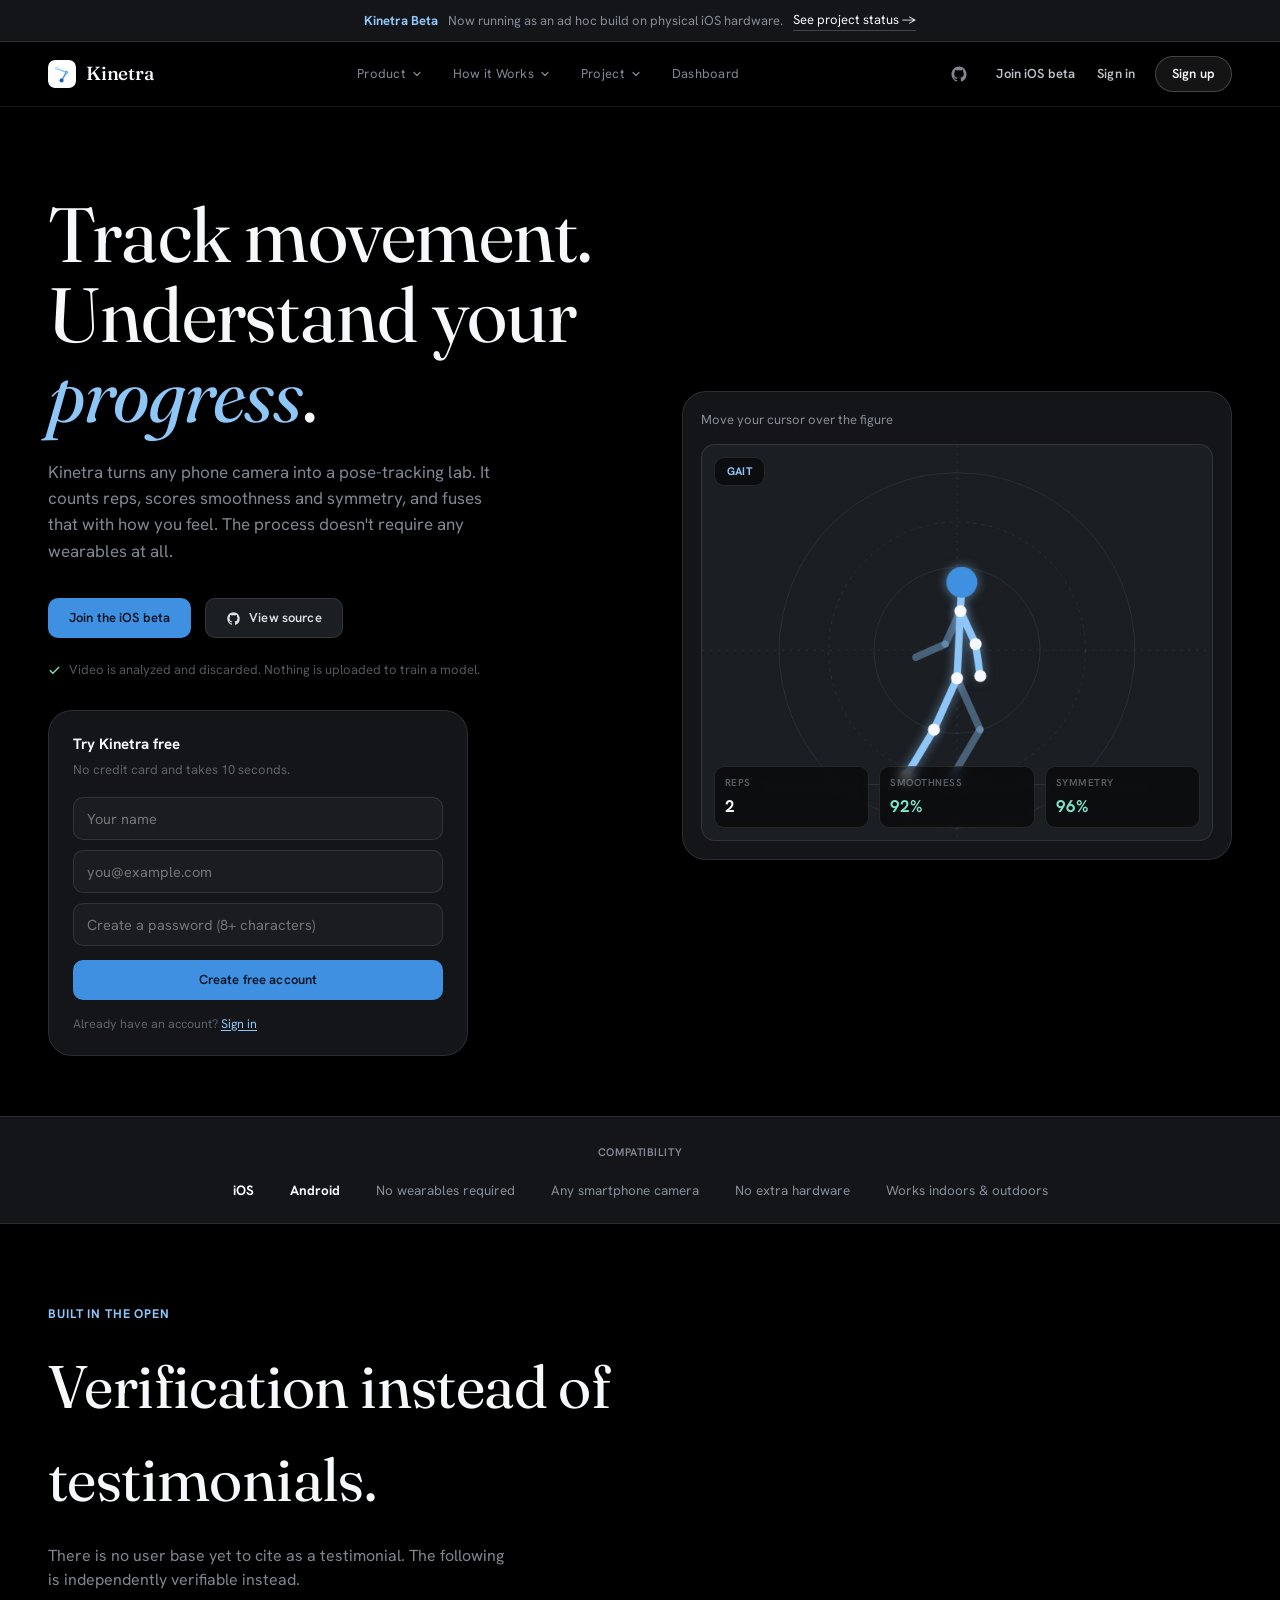
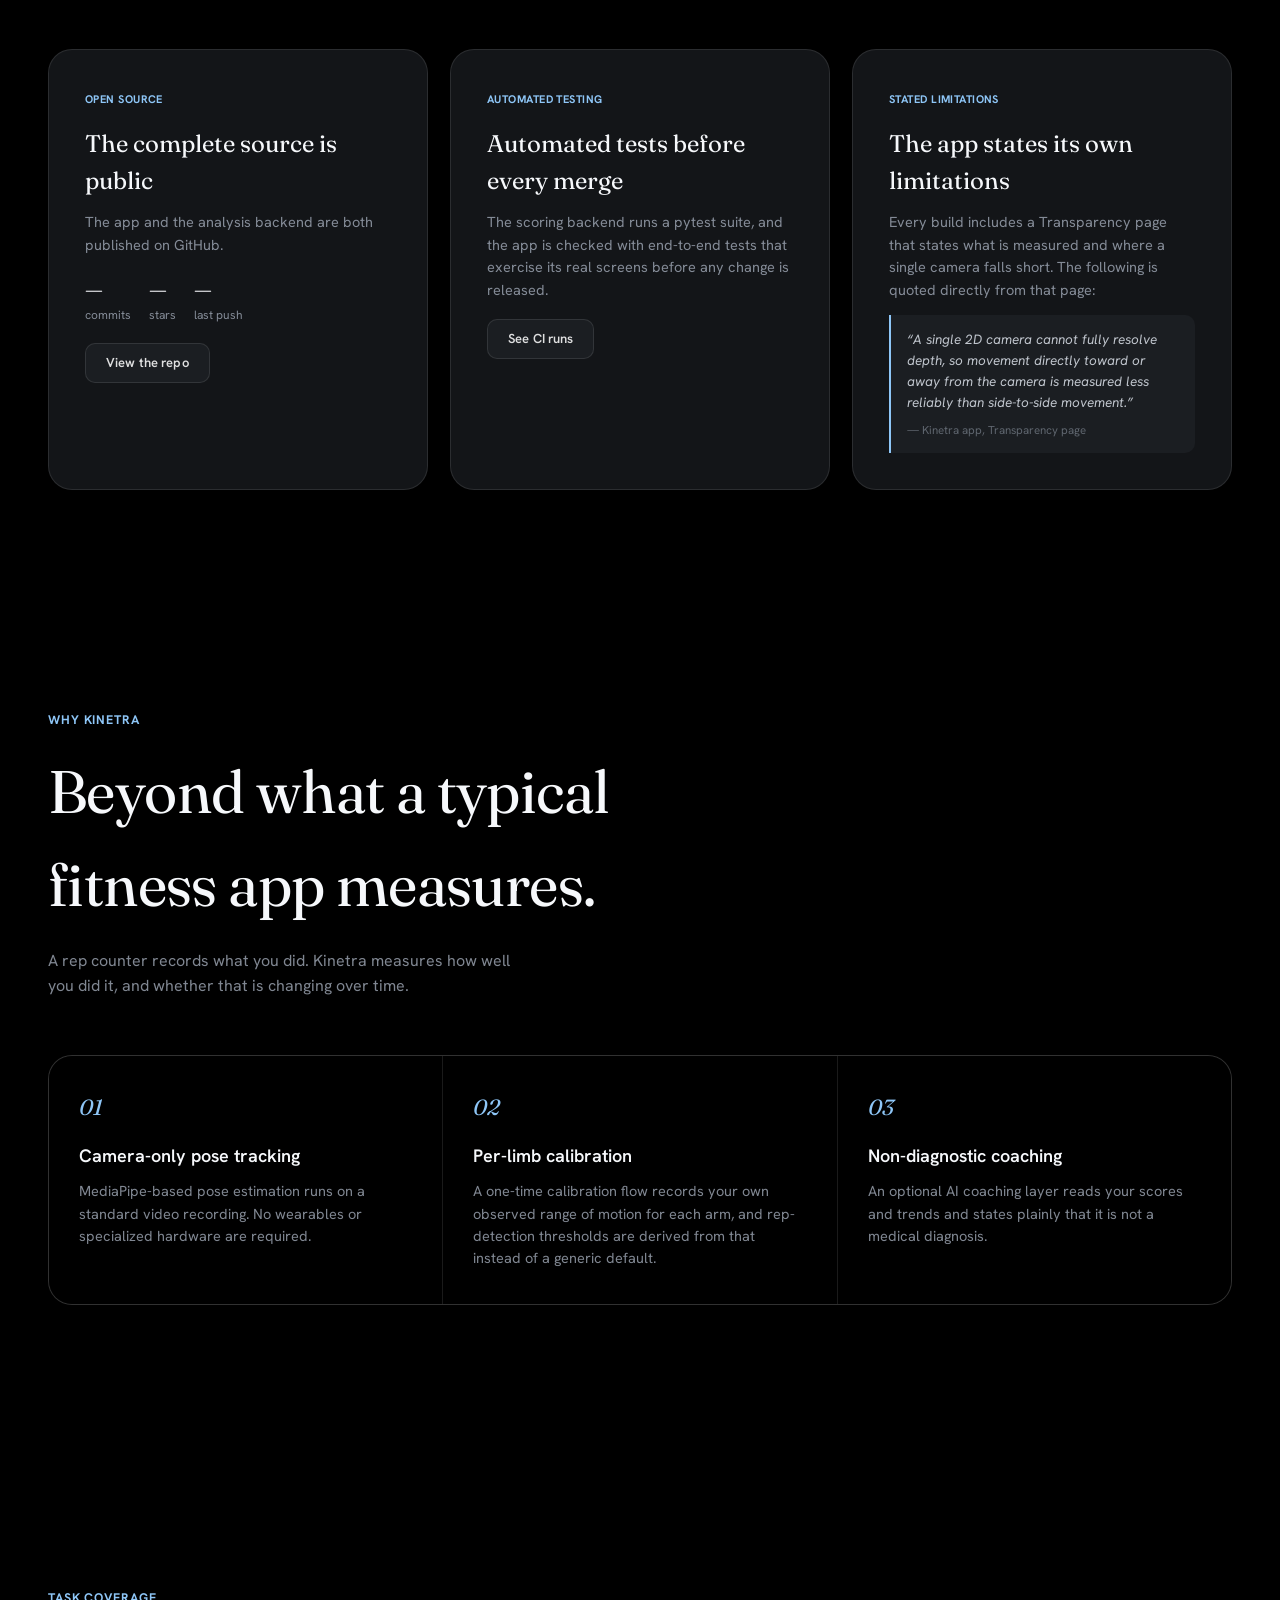
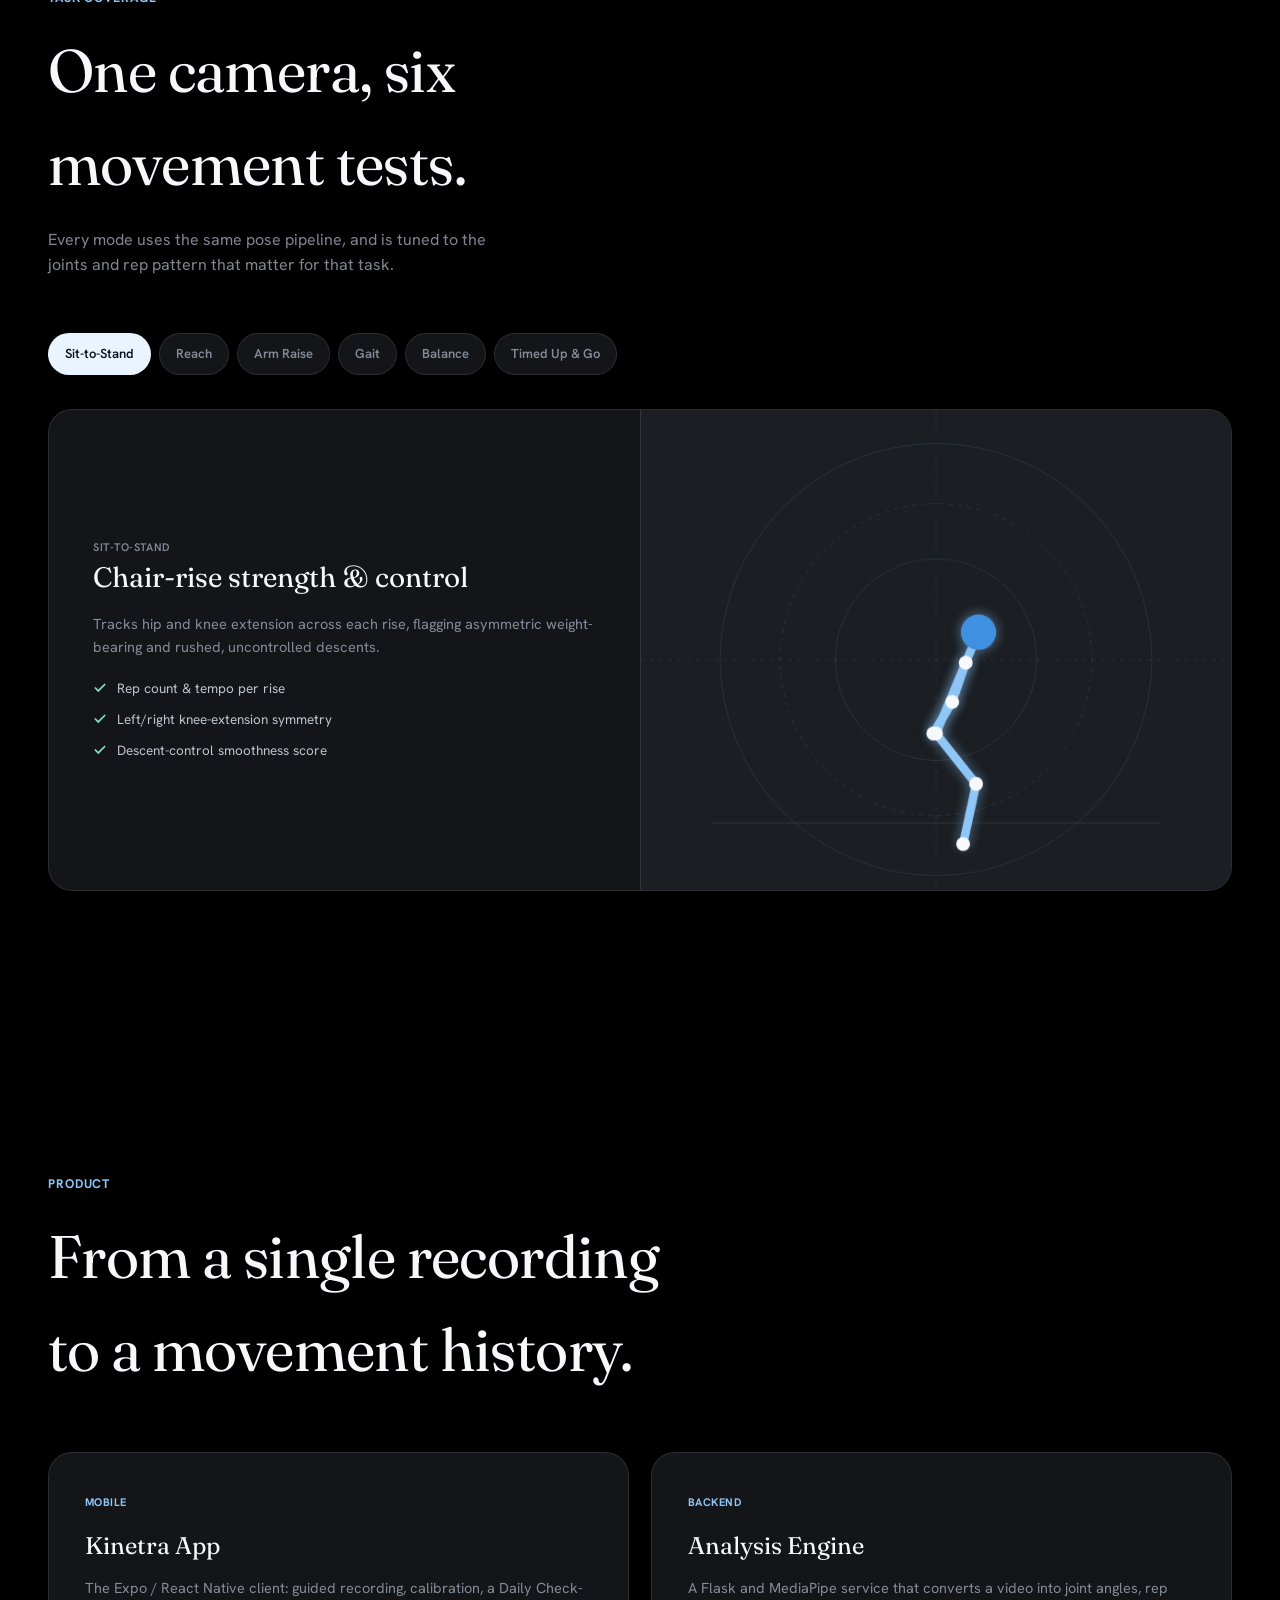
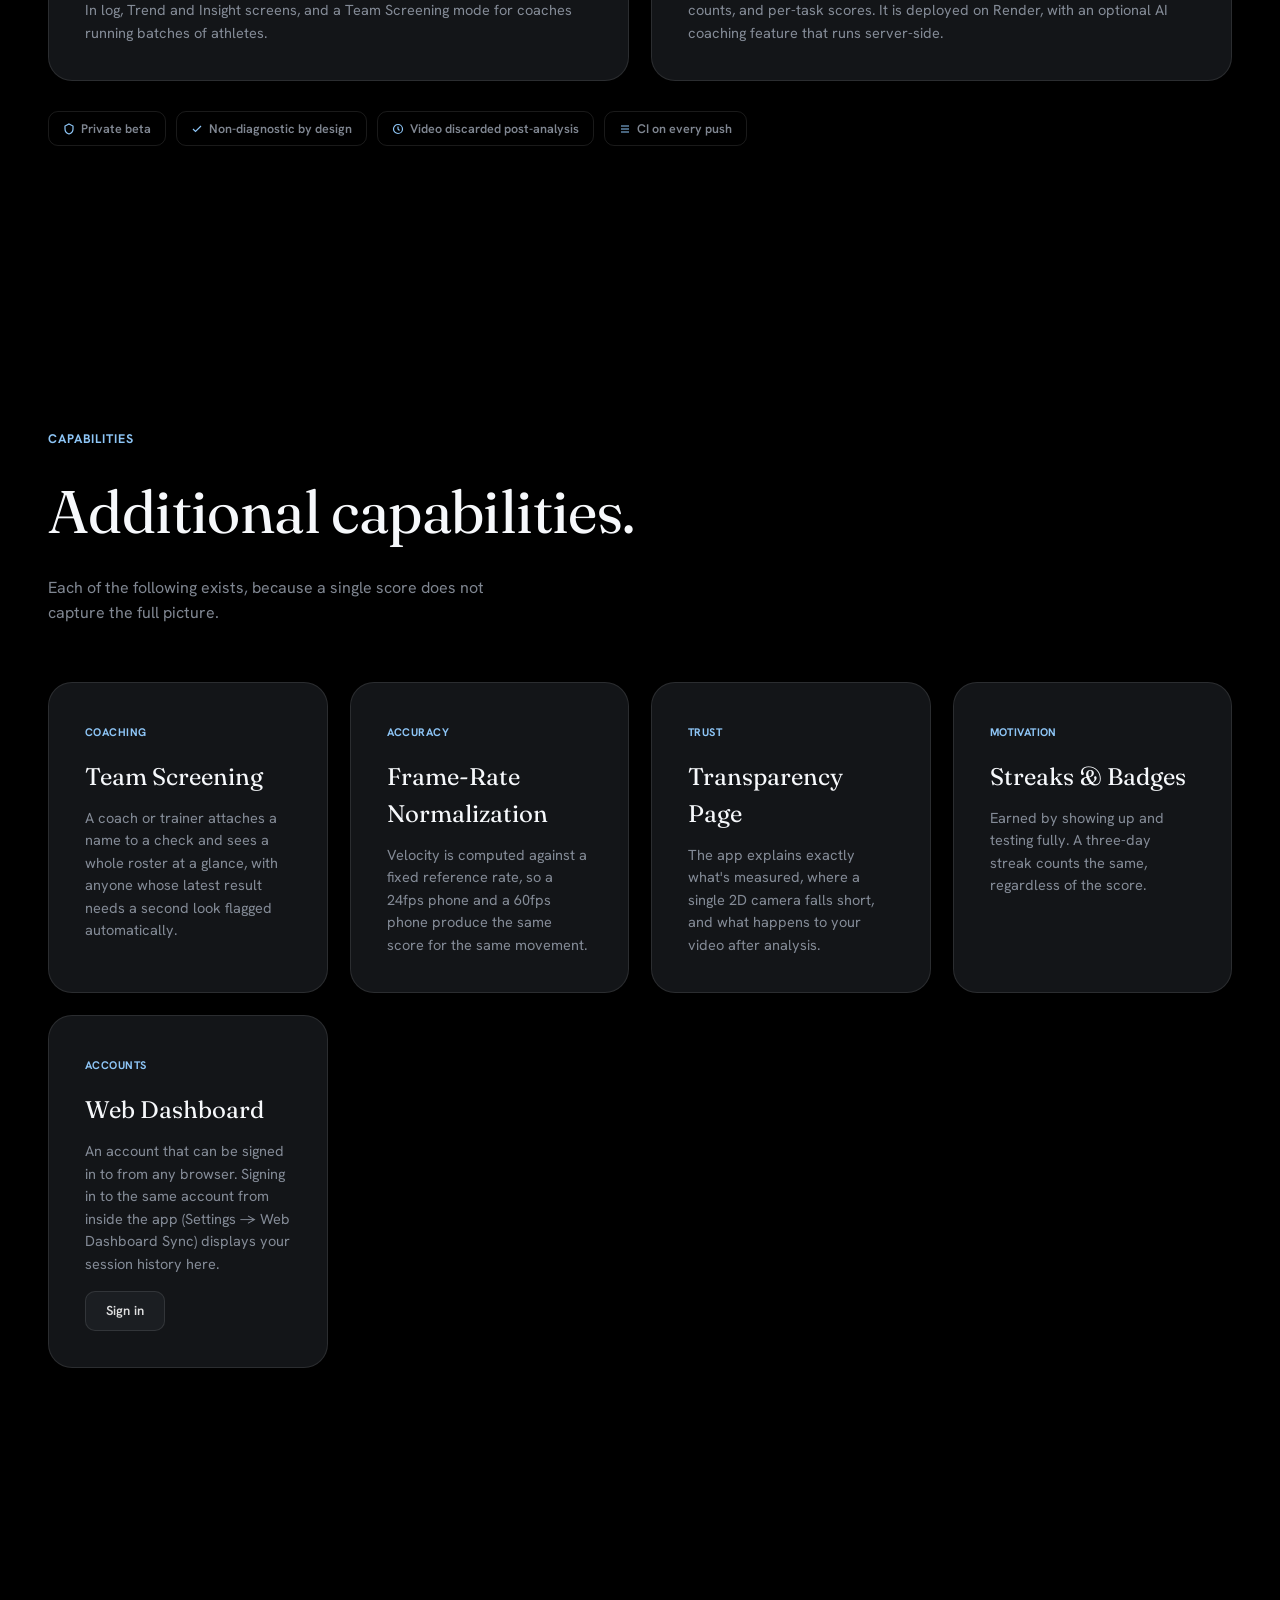
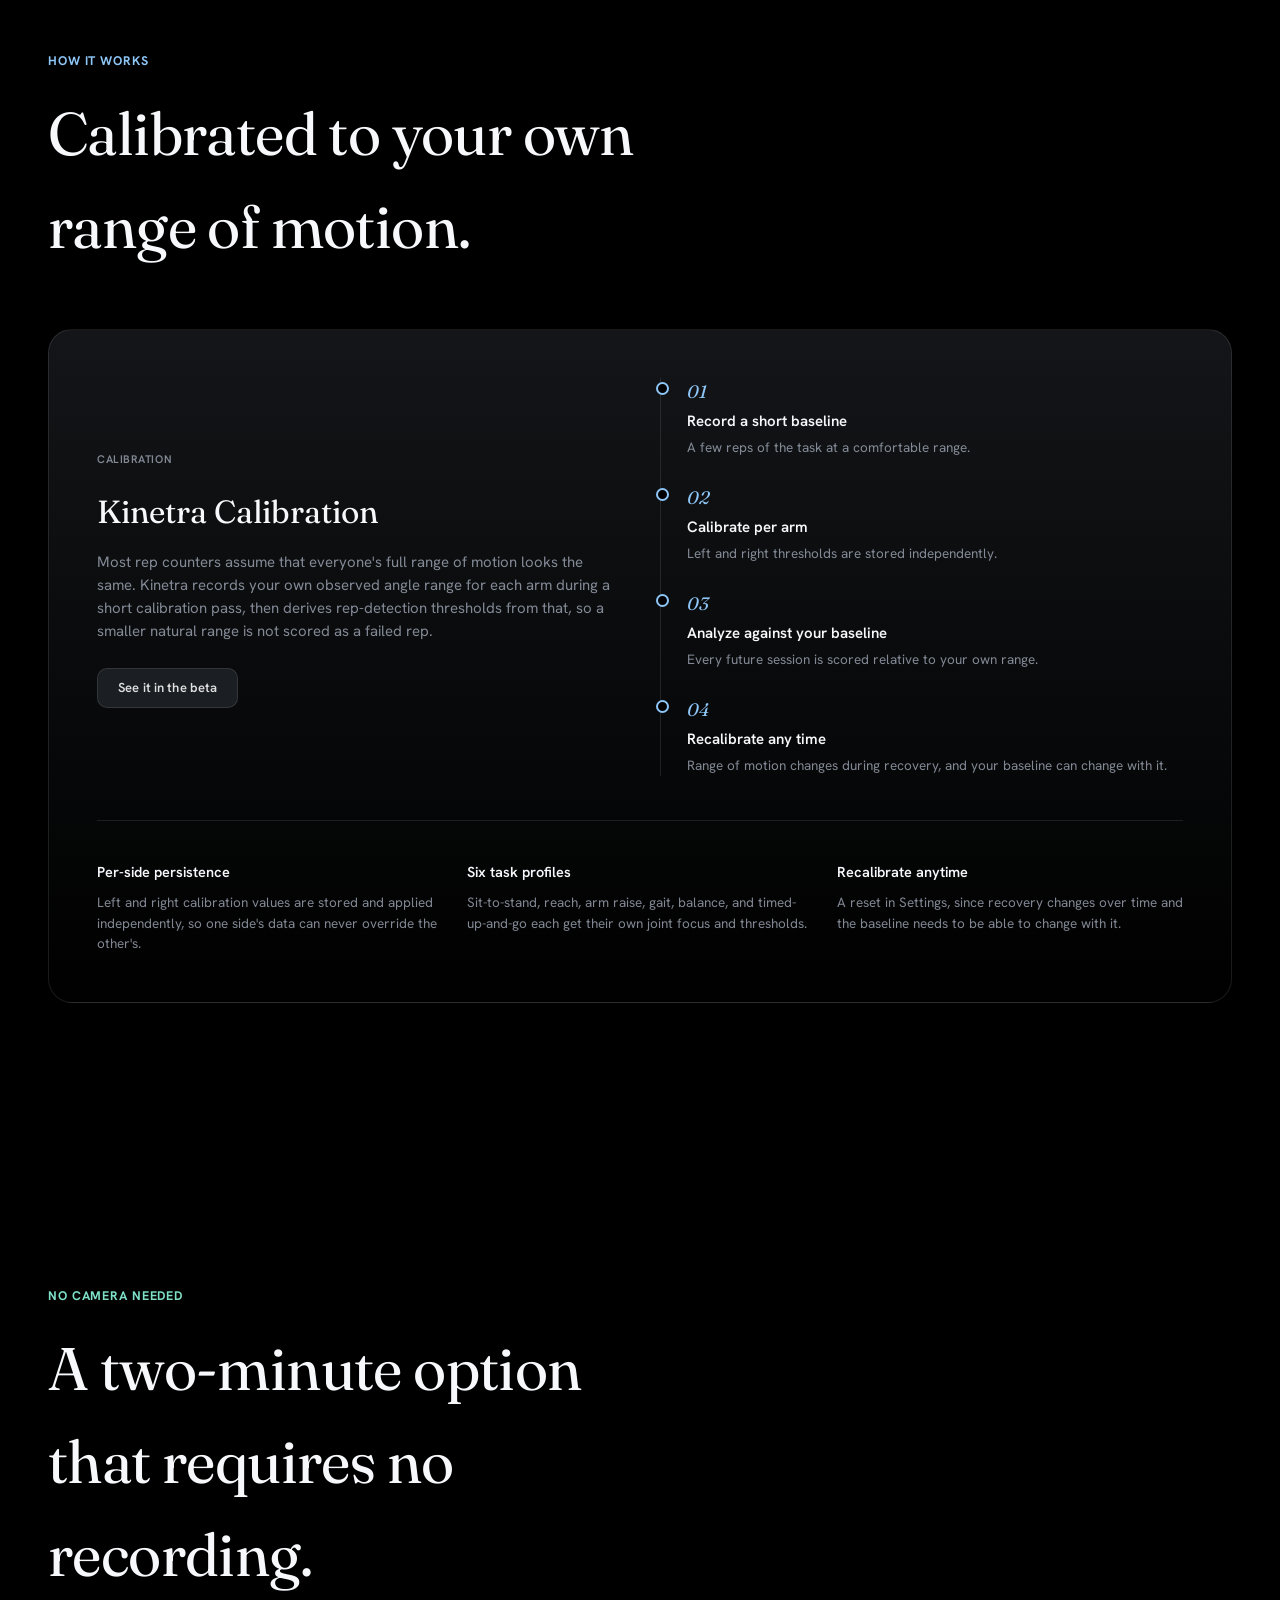
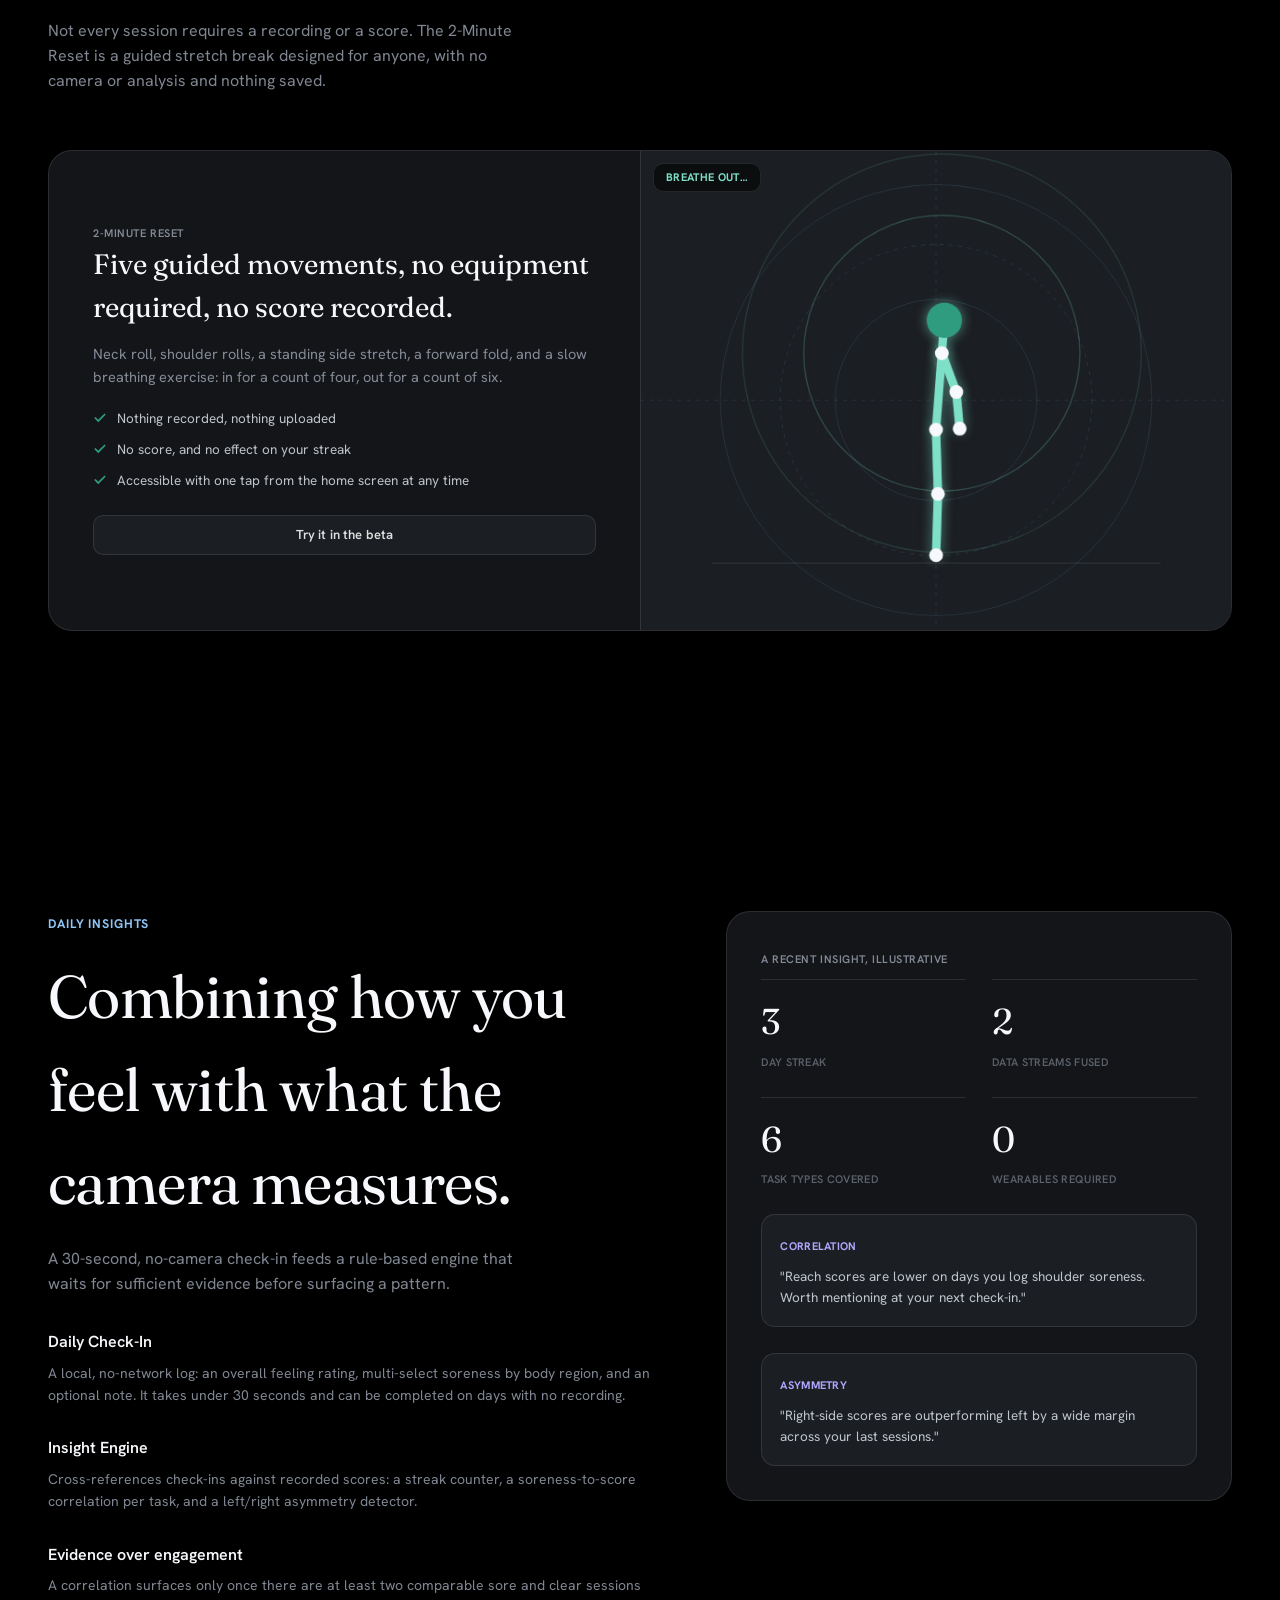
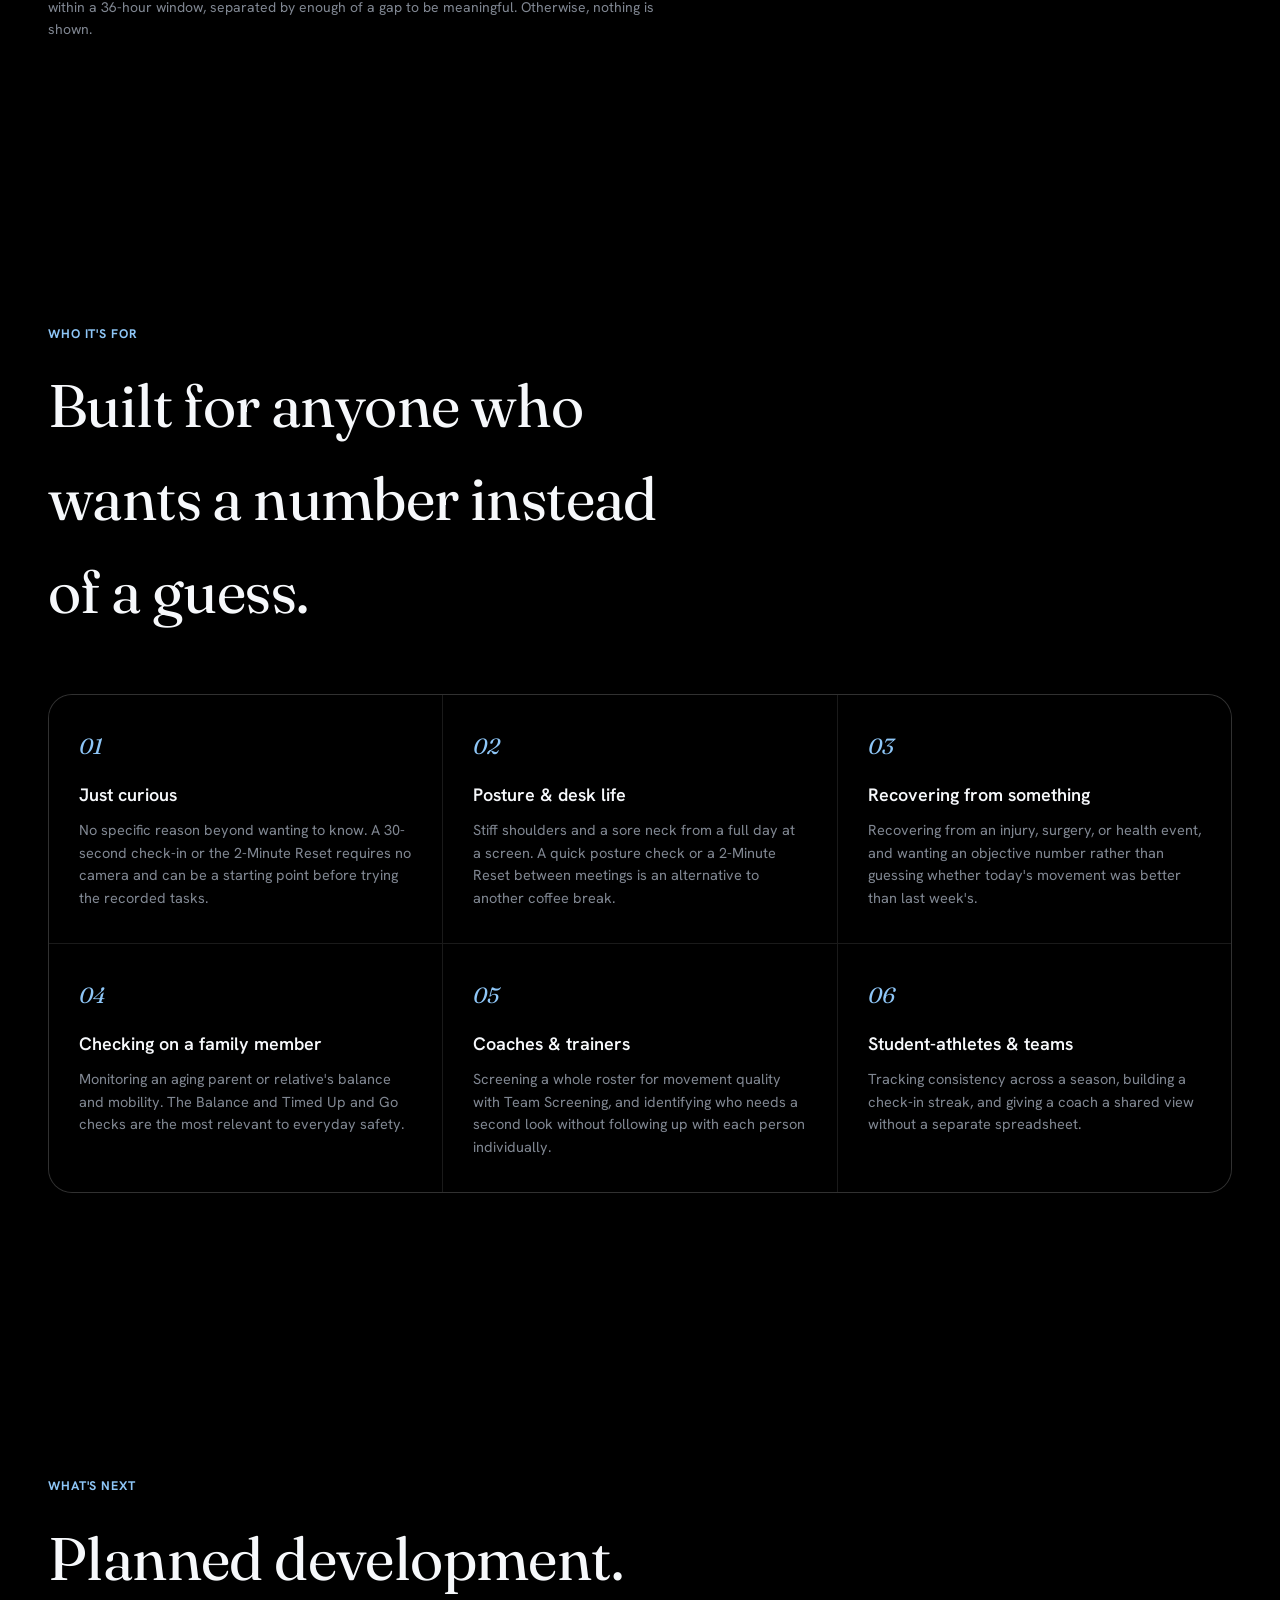
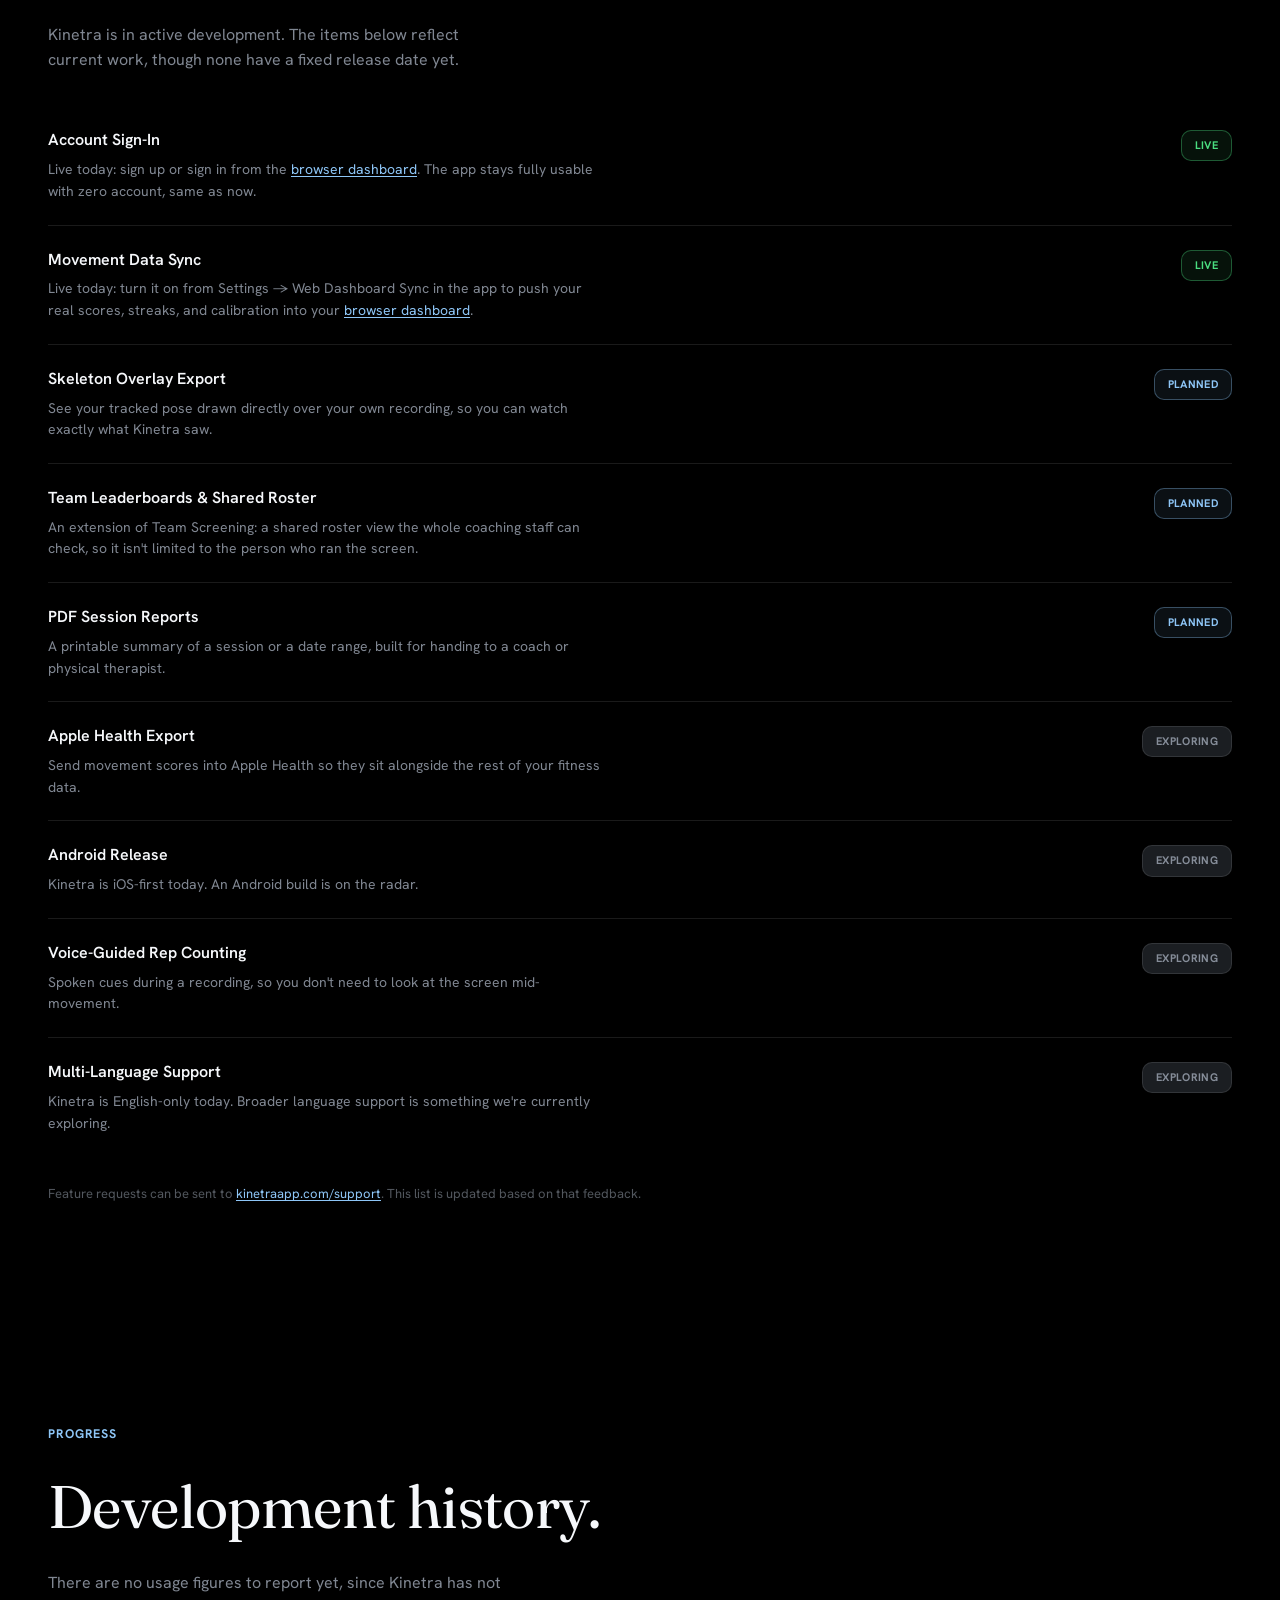
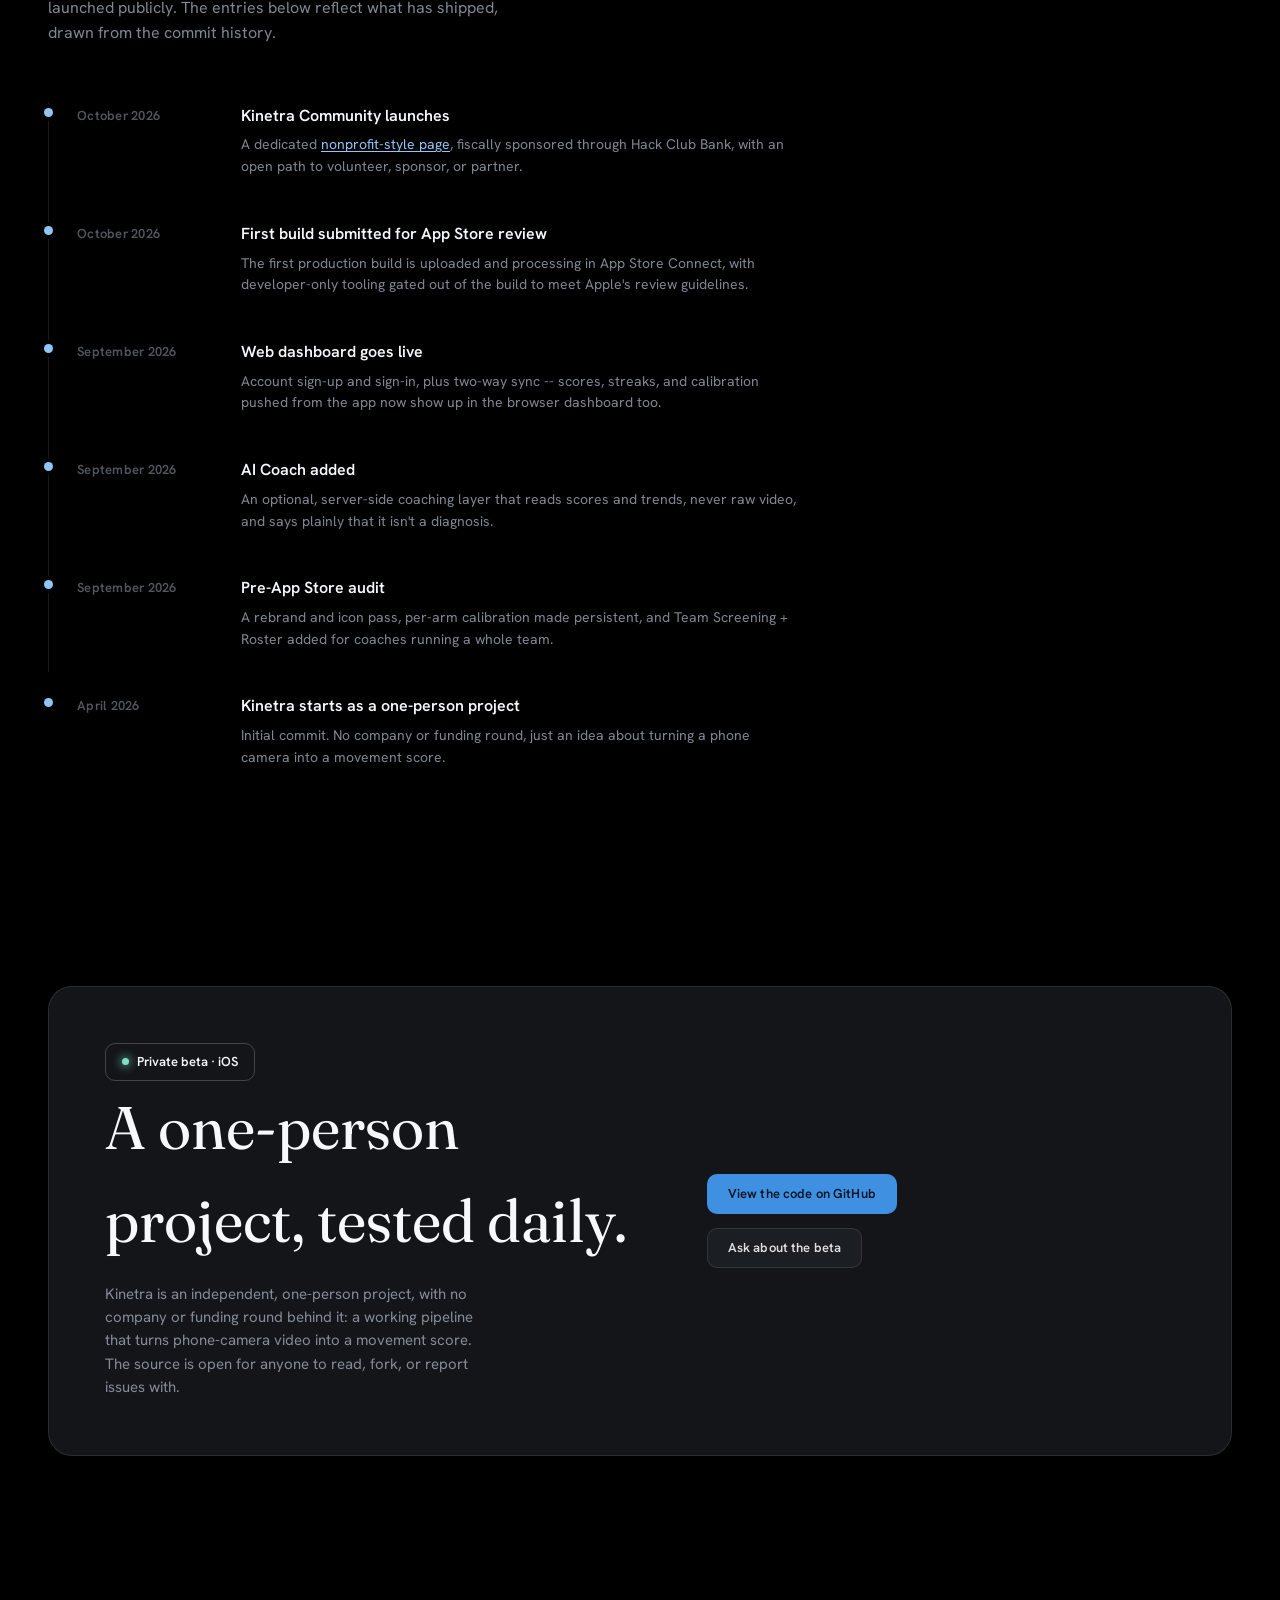
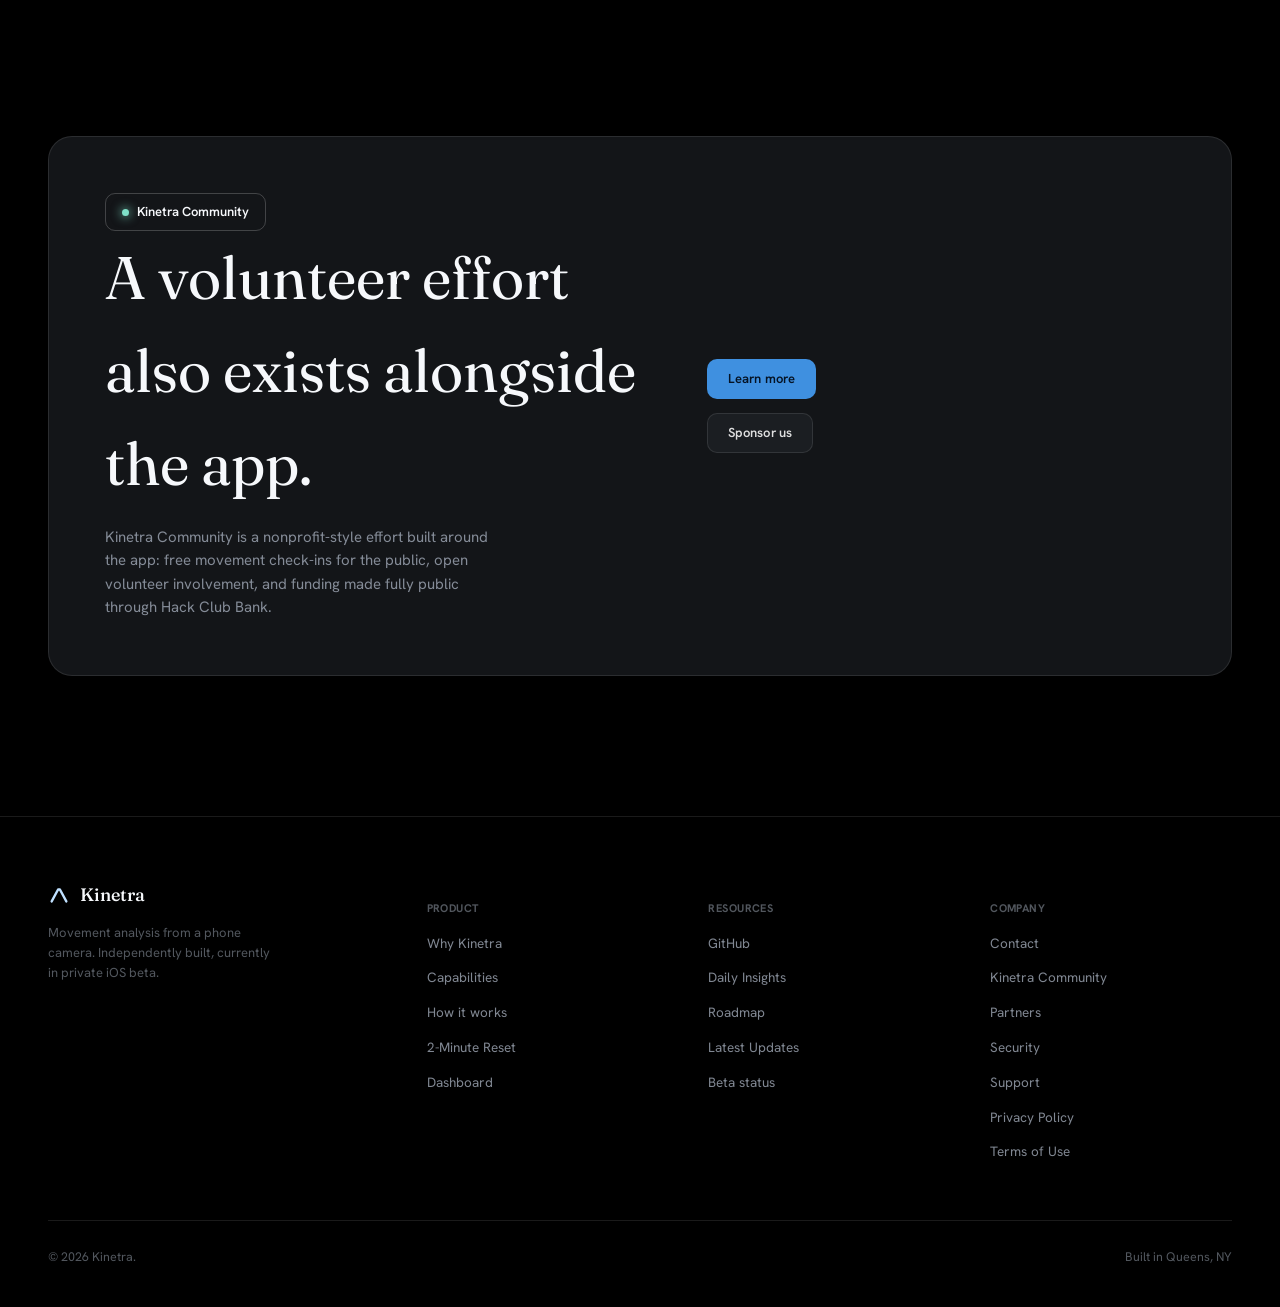
<file: index.html>
<!DOCTYPE html>
<html lang="en">

<head>
  <meta charset="UTF-8" />
  <meta name="viewport" content="width=device-width, initial-scale=1.0" />
  <title>Kinetra: Movement Tracker</title>
  <meta name="description"
    content="Kinetra turns a phone camera into a movement-analysis lab, plus no-camera tools like a 2-Minute Reset and daily check-ins -- for athletes, rehab, or anyone who's just curious how they move. Currently in private iOS beta." />

  <link rel="canonical" href="https://kinetraapp.com/" />
  <meta property="og:type" content="website" />
  <meta property="og:site_name" content="Kinetra" />
  <meta property="og:title" content="Kinetra: Movement Tracker" />
  <meta property="og:description" content="Kinetra measures balance, sit-to-stand, walking, and Timed Up and Go from a single phone video. Free." />
  <meta property="og:url" content="https://kinetraapp.com/" />
  <script type="application/ld+json">
  {
    "@context": "https://schema.org",
    "@graph": [
      {
        "@type": "Organization",
        "name": "Kinetra",
        "url": "https://kinetraapp.com/",
        "logo": "https://kinetraapp.com/assets/images/favicon.png",
        "email": "wafi@kinetraapp.com"
      },
      {
        "@type": "WebSite",
        "name": "Kinetra",
        "alternateName": "Kinetra: Movement Tracker",
        "url": "https://kinetraapp.com/"
      }
    ]
  }
  </script>
  <link rel="icon" type="image/png" href="assets/images/favicon.png" />
  <link rel="preconnect" href="https://fonts.googleapis.com" />
  <link rel="preconnect" href="https://fonts.gstatic.com" crossorigin />
  <link
    href="https://fonts.googleapis.com/css2?family=Fraunces:ital,wght@0,400;0,500;0,600;1,400;1,500&family=Hanken+Grotesk:wght@400;500;600;700;800&display=swap"
    rel="stylesheet" />
  <link rel="stylesheet" href="css/style.css" />
  <script>
    // Progressive enhancement: only browsers that run this (and support
    // IntersectionObserver, checked again in main.js) ever get scroll-reveal
    // animations. Everyone else — no-JS, crawlers, screenshot/print tools —
    // sees full content immediately. See css/style.css's .reveal rules.
    if ('IntersectionObserver' in window) {
      document.documentElement.classList.add('js-reveal');
    }
  </script>
  <script>try{if(localStorage.getItem("kinetra_dashboard_token_v1"))document.documentElement.classList.add("is-signed-in")}catch(e){}</script>
</head>

<body>

  <!-- Announcement banner -->
  <div class="banner">
    <strong>Kinetra&nbsp;Beta</strong>
    <span>Now running as an ad hoc build on physical iOS hardware.</span>
    <a href="#status">See project status →</a>
  </div>

  <!-- Nav -->
  <header class="site-header">
    <div class="wrap nav">
      <a href="#top" class="nav-brand">
        <img src="assets/images/favicon.png" alt="" width="28" height="28" class="nav-logo-mark" />
        Kinetra
      </a>
      <nav class="nav-links">
        <div class="nav-dropdown">
          <button class="nav-dropdown-toggle" type="button" aria-expanded="false">
            Product
            <svg class="nav-chevron" viewBox="0 0 24 24" width="12" height="12" fill="none" stroke="currentColor" stroke-width="2.4" stroke-linecap="round" stroke-linejoin="round"><path d="M6 9l6 6 6-6" /></svg>
          </button>
          <div class="nav-dropdown-menu">
            <a href="#why">Why Kinetra</a>
            <a href="#tasks">Task Coverage</a>
            <a href="#product">Product</a>
            <a href="#capabilities">Capabilities</a>
            <a href="#proof">Built in the Open</a>
          </div>
        </div>
        <div class="nav-dropdown">
          <button class="nav-dropdown-toggle" type="button" aria-expanded="false">
            How it Works
            <svg class="nav-chevron" viewBox="0 0 24 24" width="12" height="12" fill="none" stroke="currentColor" stroke-width="2.4" stroke-linecap="round" stroke-linejoin="round"><path d="M6 9l6 6 6-6" /></svg>
          </button>
          <div class="nav-dropdown-menu">
            <a href="#how">How it Works</a>
            <a href="#reset">No Camera Needed</a>
            <a href="#insights">Daily Insights</a>
          </div>
        </div>
        <div class="nav-dropdown">
          <button class="nav-dropdown-toggle" type="button" aria-expanded="false">
            Project
            <svg class="nav-chevron" viewBox="0 0 24 24" width="12" height="12" fill="none" stroke="currentColor" stroke-width="2.4" stroke-linecap="round" stroke-linejoin="round"><path d="M6 9l6 6 6-6" /></svg>
          </button>
          <div class="nav-dropdown-menu">
            <a href="#roadmap">Roadmap</a>
            <a href="#updates">Latest Updates</a>
            <a href="#status">Status</a>
            <a href="/support">Support</a>
            <a href="/community/">Kinetra Community</a>
            <a href="/partners/">Partners</a>
            <a href="/security/">Security</a>
          </div>
        </div>
        <a href="/dashboard/">Dashboard</a>
        <div class="nav-mobile-extra">
          <a class="btn btn-secondary nav-signin" data-auth="out" href="/dashboard/">Sign in</a>
          <a class="btn btn-secondary nav-beta-mobile" href="https://apps.apple.com" target="_blank" rel="noopener">Join iOS beta</a>
          <a class="nav-mobile-github" href="https://github.com/wafisharif/kinetra" target="_blank" rel="noopener"><svg viewBox="0 0 24 24" width="16" height="16" fill="currentColor"><path d="M12 2C6.48 2 2 6.58 2 12.25c0 4.53 2.87 8.37 6.84 9.73.5.1.68-.22.68-.49 0-.24-.01-.87-.01-1.71-2.78.62-3.37-1.37-3.37-1.37-.46-1.2-1.11-1.52-1.11-1.52-.91-.64.07-.63.07-.63 1 .07 1.53 1.05 1.53 1.05.89 1.56 2.34 1.11 2.91.85.09-.66.35-1.11.63-1.37-2.22-.26-4.56-1.14-4.56-5.06 0-1.12.39-2.03 1.03-2.75-.1-.26-.45-1.31.1-2.72 0 0 .84-.28 2.75 1.05a9.36 9.36 0 0 1 5 0c1.91-1.33 2.75-1.05 2.75-1.05.55 1.41.2 2.46.1 2.72.64.72 1.03 1.63 1.03 2.75 0 3.93-2.34 4.79-4.57 5.05.36.32.68.94.68 1.9 0 1.37-.01 2.47-.01 2.81 0 .27.18.6.69.49A10.26 10.26 0 0 0 22 12.25C22 6.58 17.52 2 12 2Z"/></svg> View on GitHub</a>
        </div>
      </nav>
      <div class="nav-actions">
        <a class="icon-btn" href="https://github.com/wafisharif/kinetra" target="_blank" rel="noopener" aria-label="GitHub">
          <svg viewBox="0 0 24 24" width="18" height="18" fill="currentColor">
            <path
              d="M12 2C6.48 2 2 6.58 2 12.25c0 4.53 2.87 8.37 6.84 9.73.5.1.68-.22.68-.49 0-.24-.01-.87-.01-1.71-2.78.62-3.37-1.37-3.37-1.37-.46-1.2-1.11-1.52-1.11-1.52-.91-.64.07-.63.07-.63 1 .07 1.53 1.05 1.53 1.05.89 1.56 2.34 1.11 2.91.85.09-.66.35-1.11.63-1.37-2.22-.26-4.56-1.14-4.56-5.06 0-1.12.39-2.03 1.03-2.75-.1-.26-.45-1.31.1-2.72 0 0 .84-.28 2.75 1.05a9.36 9.36 0 0 1 5 0c1.91-1.33 2.75-1.05 2.75-1.05.55 1.41.2 2.46.1 2.72.64.72 1.03 1.63 1.03 2.75 0 3.93-2.34 4.79-4.57 5.05.36.32.68.94.68 1.9 0 1.37-.01 2.47-.01 2.81 0 .27.18.6.69.49A10.26 10.26 0 0 0 22 12.25C22 6.58 17.52 2 12 2Z" />
          </svg>
        </a>
        <a class="nav-text-link nav-beta" href="https://apps.apple.com" target="_blank" rel="noopener">Join iOS beta</a>
        <a class="nav-text-link nav-signin" data-auth="out" href="/dashboard/">Sign in</a>
        <a class="nav-pill nav-signup" data-auth="out" href="/dashboard/?mode=signup">Sign up</a>
        <a class="nav-pill nav-dashboard" data-auth="in" href="/dashboard/">Dashboard</a>
        <button class="nav-toggle" aria-label="Menu">
          <svg viewBox="0 0 24 24" width="20" height="20" fill="none" stroke="currentColor" stroke-width="2">
            <path d="M3 6h18M3 12h18M3 18h18" />
          </svg>
        </button>
      </div>
    </div>
  </header>

  <main id="top">

    <!-- HERO -->
    <section class="hero">
      <div class="wrap hero-grid">
        <div class="hero-copy">
          <h1>Track movement.<br />Understand your <em class="accent" id="heroCycle">recovery</em>.</h1>
          <p class="lede">Kinetra turns any phone camera into a pose-tracking lab. It counts reps, scores smoothness
            and symmetry, and fuses that with how you feel. The process doesn't require any wearables at all.</p>
          <div class="hero-cta-row">
            <a class="btn btn-primary" href="#status">Join the iOS beta</a>
            <a class="btn btn-secondary" href="https://github.com/wafisharif/kinetra" target="_blank" rel="noopener">
              <svg viewBox="0 0 24 24" fill="currentColor">
                <path
                  d="M12 2C6.48 2 2 6.58 2 12.25c0 4.53 2.87 8.37 6.84 9.73.5.1.68-.22.68-.49 0-.24-.01-.87-.01-1.71-2.78.62-3.37-1.37-3.37-1.37-.46-1.2-1.11-1.52-1.11-1.52-.91-.64.07-.63.07-.63 1 .07 1.53 1.05 1.53 1.05.89 1.56 2.34 1.11 2.91.85.09-.66.35-1.11.63-1.37-2.22-.26-4.56-1.14-4.56-5.06 0-1.12.39-2.03 1.03-2.75-.1-.26-.45-1.31.1-2.72 0 0 .84-.28 2.75 1.05a9.36 9.36 0 0 1 5 0c1.91-1.33 2.75-1.05 2.75-1.05.55 1.41.2 2.46.1 2.72.64.72 1.03 1.63 1.03 2.75 0 3.93-2.34 4.79-4.57 5.05.36.32.68.94.68 1.9 0 1.37-.01 2.47-.01 2.81 0 .27.18.6.69.49A10.26 10.26 0 0 0 22 12.25C22 6.58 17.52 2 12 2Z" />
              </svg>
              View source
            </a>
          </div>
          <div class="hero-note">
            <svg viewBox="0 0 24 24" fill="none" stroke="currentColor" stroke-width="2.4" stroke-linecap="round">
              <path d="M20 6L9 17l-5-5" />
            </svg>
            Video is analyzed and discarded. Nothing is uploaded to train a model.
          </div>

          <div class="hero-signup" id="heroSignup">
            <div class="hero-signup-head">
              <strong>Try Kinetra free</strong>
              <span>No credit card and takes 10 seconds.</span>
            </div>
            <form id="hs-form" class="hero-signup-form">
              <input id="hs-name" type="text" autocomplete="name" placeholder="Your name" aria-label="Name" required />
              <input id="hs-email" type="email" autocomplete="email" placeholder="you@example.com" aria-label="Email" required />
              <input id="hs-password" type="password" autocomplete="new-password" placeholder="Create a password (8+ characters)" aria-label="Password" required />
              <button type="submit" class="btn btn-primary" id="hs-submit">Create free account</button>
            </form>
            <div class="hero-signup-error" id="hs-error"></div>
            <div class="hero-signup-success" id="hs-success"></div>
            <div class="hero-signup-note" id="hs-note">Already have an account? <a href="/dashboard/" class="inline-link">Sign in</a></div>
          </div>
        </div>

        <div class="demo-panel reveal">
          <div class="demo-panel-head">
            <div class="demo-title">Move your cursor over the figure</div>
          </div>
          <div class="demo-stage">
            <div class="demo-task-label" id="heroTaskLabel">Gait</div>
            <canvas id="heroCanvas" width="640" height="496" aria-label="Animated stick-figure pose demo, reacts to your cursor" style="cursor:crosshair;"></canvas>
            <div class="demo-readout">
              <div class="metric-chip">
                <div class="k">Reps</div>
                <div class="v" id="mRep">0</div>
              </div>
              <div class="metric-chip">
                <div class="k">Smoothness</div>
                <div class="v good" id="mSmooth">92%</div>
              </div>
              <div class="metric-chip">
                <div class="k">Symmetry</div>
                <div class="v good" id="mSym">96%</div>
              </div>
            </div>
          </div>
        </div>
      </div>
    </section>

    <!-- COMPATIBILITY -->
    <div class="compat-wrap">
      <div class="wrap compat-label"><span class="micro-label">Compatibility</span></div>
      <div class="wrap compat-row">
        <span><b>iOS</b></span>
        <span><b>Android</b></span>
        <span>No wearables required</span>
        <span>Any smartphone camera</span>
        <span>No extra hardware</span>
        <span>Works indoors &amp; outdoors</span>
      </div>
    </div>

    <!-- PROOF -->
    <section id="proof" class="tight">
      <div class="wrap">
        <div class="section-head reveal">
          <span class="eyebrow">Built in the Open</span>
          <h2>Verification instead of testimonials.</h2>
          <p>There is no user base yet to cite as a testimonial. The following is independently verifiable instead.</p>
        </div>
        <div class="proof-grid">
          <div class="product-card reveal">
            <span class="tag">Open source</span>
            <h3>The complete source is public</h3>
            <p>The app and the analysis backend are both published on GitHub.</p>
            <div class="proof-card-meta">
              <div class="proof-stat"><strong id="ghCommits">&mdash;</strong>commits</div>
              <div class="proof-stat"><strong id="ghStars">&mdash;</strong>stars</div>
              <div class="proof-stat"><strong id="ghUpdated">&mdash;</strong>last push</div>
            </div>
            <a class="btn btn-secondary" href="https://github.com/wafisharif/kinetra" target="_blank" rel="noopener" style="margin-top:18px;">View the repo</a>
          </div>
          <div class="product-card reveal">
            <span class="tag">Automated testing</span>
            <h3>Automated tests before every merge</h3>
            <p>The scoring backend runs a pytest suite, and the app is checked with end-to-end tests that exercise its real screens before any change is released.</p>
            <a class="btn btn-secondary" href="https://github.com/wafisharif/kinetra/actions" target="_blank" rel="noopener" style="margin-top:18px;">See CI runs</a>
          </div>
          <div class="product-card reveal">
            <span class="tag">Stated limitations</span>
            <h3>The app states its own limitations</h3>
            <p>Every build includes a Transparency page that states what is measured and where a single camera falls short. The following is quoted directly from that page:</p>
            <blockquote class="proof-quote">
              &ldquo;A single 2D camera cannot fully resolve depth, so movement directly toward or away from the camera is measured less reliably than side-to-side movement.&rdquo;
              <cite>&mdash; Kinetra app, Transparency page</cite>
            </blockquote>
          </div>
        </div>
      </div>
    </section>

    <!-- WHY KINETRA -->
    <section id="why">
      <div class="wrap">
        <div class="section-head reveal">
          <span class="eyebrow">Why Kinetra</span>
          <h2>Beyond what a typical fitness app measures.</h2>
          <p>A rep counter records what you did. Kinetra measures how well you did it, and whether that is changing over time.</p>
        </div>
        <div class="feature-list">
          <div class="feature-item reveal">
            <div class="num">01</div>
            <h3>Camera-only pose tracking</h3>
            <p>MediaPipe-based pose estimation runs on a standard video recording. No wearables or specialized hardware are required.</p>
          </div>
          <div class="feature-item reveal">
            <div class="num">02</div>
            <h3>Per-limb calibration</h3>
            <p>A one-time calibration flow records your own observed range of motion for each arm, and rep-detection thresholds are derived from that instead of a generic default.</p>
          </div>
          <div class="feature-item reveal">
            <div class="num">03</div>
            <h3>Non-diagnostic coaching</h3>
            <p>An optional AI coaching layer reads your scores and trends and states plainly that it is not a medical diagnosis.</p>
          </div>
        </div>
      </div>
    </section>

    <!-- TASK COVERAGE -->
    <section id="tasks">
      <div class="wrap">
        <div class="section-head reveal">
          <span class="eyebrow">Task Coverage</span>
          <h2>One camera, six movement tests.</h2>
          <p>Every mode uses the same pose pipeline, and is tuned to the joints and rep pattern that matter for that task.</p>
        </div>

        <div class="task-tabs" id="taskTabs" role="tablist">
          <button class="task-tab is-active" data-task="sit-to-stand" role="tab">Sit-to-Stand</button>
          <button class="task-tab" data-task="reach" role="tab">Reach</button>
          <button class="task-tab" data-task="arm-raise" role="tab">Arm Raise</button>
          <button class="task-tab" data-task="gait" role="tab">Gait</button>
          <button class="task-tab" data-task="balance" role="tab">Balance</button>
          <button class="task-tab" data-task="tug" role="tab">Timed Up &amp; Go</button>
        </div>

        <div class="task-panel reveal">
          <div class="task-panel-copy">
            <span class="micro-label" id="taskEyebrow">SIT-TO-STAND</span>
            <h3 id="taskTitle">Chair-rise strength &amp; control</h3>
            <p id="taskDesc">Tracks hip and knee extension across each rise, flagging asymmetric weight-bearing and
              rushed, uncontrolled descents.</p>
            <ul id="taskPoints">
              <li><svg viewBox="0 0 24 24" fill="none" stroke="currentColor" stroke-width="3" stroke-linecap="round">
                  <path d="M20 6L9 17l-5-5" />
                </svg>Rep count &amp; tempo per rise</li>
              <li><svg viewBox="0 0 24 24" fill="none" stroke="currentColor" stroke-width="3" stroke-linecap="round">
                  <path d="M20 6L9 17l-5-5" />
                </svg>Left/right knee-extension symmetry</li>
              <li><svg viewBox="0 0 24 24" fill="none" stroke="currentColor" stroke-width="3" stroke-linecap="round">
                  <path d="M20 6L9 17l-5-5" />
                </svg>Descent-control smoothness score</li>
            </ul>
          </div>
          <div class="task-panel-demo">
            <canvas id="taskCanvas" width="640" height="520" aria-label="Animated task demo, reacts to your cursor" style="cursor:crosshair;"></canvas>
          </div>
        </div>
      </div>
    </section>

    <!-- PRODUCT -->
    <section id="product">
      <div class="wrap">
        <div class="section-head reveal">
          <span class="eyebrow">Product</span>
          <h2>From a single recording to a movement history.</h2>
        </div>
        <div class="product-grid">
          <div class="product-card reveal">
            <span class="tag">Mobile</span>
            <h3>Kinetra App</h3>
            <p>The Expo / React Native client: guided recording, calibration, a Daily Check-In log, Trend and Insight
              screens, and a Team Screening mode for coaches running batches of athletes.</p>
          </div>
          <div class="product-card reveal">
            <span class="tag">Backend</span>
            <h3>Analysis Engine</h3>
            <p>A Flask and MediaPipe service that converts a video into joint angles, rep counts, and per-task scores. It is deployed on Render, with an optional AI coaching feature that runs server-side.</p>
          </div>
        </div>
        <div class="badge-row reveal">
          <span class="badge"><svg viewBox="0 0 24 24" fill="none" stroke="currentColor" stroke-width="2.4">
              <path d="M12 2l8 4v6c0 5-3.5 8.5-8 10-4.5-1.5-8-5-8-10V6l8-4Z" />
            </svg>Private beta</span>
          <span class="badge"><svg viewBox="0 0 24 24" fill="none" stroke="currentColor" stroke-width="2.4">
              <path d="M20 6L9 17l-5-5" />
            </svg>Non-diagnostic by design</span>
          <span class="badge"><svg viewBox="0 0 24 24" fill="none" stroke="currentColor" stroke-width="2.4">
              <circle cx="12" cy="12" r="9" />
              <path d="M12 7v5l3 3" />
            </svg>Video discarded post-analysis</span>
          <span class="badge"><svg viewBox="0 0 24 24" fill="none" stroke="currentColor" stroke-width="2.4">
              <path d="M4 12h16M4 6h16M4 18h16" />
            </svg>CI on every push</span>
        </div>
      </div>
    </section>

    <!-- CAPABILITIES -->
    <section id="capabilities">
      <div class="wrap">
        <div class="section-head reveal">
          <span class="eyebrow">Capabilities</span>
          <h2>Additional capabilities.</h2>
          <p>Each of the following exists, because a single score does not capture the full picture.</p>
        </div>
        <div class="capability-grid">
          <div class="product-card reveal">
            <span class="tag">Coaching</span>
            <h3>Team Screening</h3>
            <p>A coach or trainer attaches a name to a check and sees a whole roster at a glance, with anyone whose latest result needs a second look flagged automatically.</p>
          </div>
          <div class="product-card reveal">
            <span class="tag">Accuracy</span>
            <h3>Frame-Rate Normalization</h3>
            <p>Velocity is computed against a fixed reference rate, so a 24fps phone and a 60fps phone produce the same score for the same movement.</p>
          </div>
          <div class="product-card reveal">
            <span class="tag">Trust</span>
            <h3>Transparency Page</h3>
            <p>The app explains exactly what's measured, where a single 2D camera falls short, and what happens to your video after analysis.</p>
          </div>
          <div class="product-card reveal">
            <span class="tag">Motivation</span>
            <h3>Streaks &amp; Badges</h3>
            <p>Earned by showing up and testing fully. A three-day streak counts the same, regardless of the score.</p>
          </div>
          <div class="product-card reveal">
            <span class="tag">Accounts</span>
            <h3>Web Dashboard</h3>
            <p>An account that can be signed in to from any browser. Signing in to the same account from inside the app (Settings &rarr; Web Dashboard Sync) displays your session history here.</p>
            <a class="btn btn-secondary" href="/dashboard/" style="margin-top:16px;">Sign in</a>
          </div>
        </div>
      </div>
    </section>

    <!-- HOW IT WORKS -->
    <section id="how">
      <div class="wrap">
        <div class="section-head reveal">
          <span class="eyebrow">How it Works</span>
          <h2>Calibrated to your own range of motion.</h2>
        </div>
        <div class="deepdive reveal">
          <div class="deepdive-top">
            <div>
              <span class="micro-label">CALIBRATION</span>
              <h3>Kinetra Calibration</h3>
              <p>Most rep counters assume that everyone's full range of motion looks the same. Kinetra records your own observed angle range for each arm during a short calibration pass, then derives rep-detection thresholds from that, so a smaller natural range is not scored as a failed rep.</p>
              <a class="btn btn-secondary" href="#status">See it in the beta</a>
            </div>
            <ul class="step-list">
              <li>
                <div class="step-k">01</div>
                <div class="step-t">Record a short baseline</div>
                <div class="step-d">A few reps of the task at a comfortable range.</div>
              </li>
              <li>
                <div class="step-k">02</div>
                <div class="step-t">Calibrate per arm</div>
                <div class="step-d">Left and right thresholds are stored independently.</div>
              </li>
              <li>
                <div class="step-k">03</div>
                <div class="step-t">Analyze against your baseline</div>
                <div class="step-d">Every future session is scored relative to your own range.</div>
              </li>
              <li>
                <div class="step-k">04</div>
                <div class="step-t">Recalibrate any time</div>
                <div class="step-d">Range of motion changes during recovery, and your baseline can change with it.</div>
              </li>
            </ul>
          </div>
          <div class="subfeature-row">
            <div class="subfeature">
              <h4>Per-side persistence</h4>
              <p>Left and right calibration values are stored and applied independently, so one side's data can never
                override the other's.</p>
            </div>
            <div class="subfeature">
              <h4>Six task profiles</h4>
              <p>Sit-to-stand, reach, arm raise, gait, balance, and timed-up-and-go each get their own joint focus and
                thresholds.</p>
            </div>
            <div class="subfeature">
              <h4>Recalibrate anytime</h4>
              <p>A reset in Settings, since recovery changes over time and the baseline needs to be able to change with it.</p>
            </div>
          </div>
        </div>
      </div>
    </section>

    <!-- NO CAMERA NEEDED -->
    <section id="reset">
      <div class="wrap">
        <div class="section-head reveal">
          <span class="eyebrow">No Camera Needed</span>
          <h2>A two-minute option that requires no recording.</h2>
          <p>Not every session requires a recording or a score. The 2-Minute Reset is a guided stretch break designed for anyone, with no camera or analysis and nothing saved.</p>
        </div>

        <div class="task-panel reset-panel reveal">
          <div class="task-panel-copy">
            <span class="micro-label">2-MINUTE RESET</span>
            <h3>Five guided movements, no equipment required, no score recorded.</h3>
            <p>Neck roll, shoulder rolls, a standing side stretch, a forward fold, and a slow breathing exercise: in for a count of four, out for a count of six.</p>
            <ul>
              <li><svg viewBox="0 0 24 24" fill="none" stroke="currentColor" stroke-width="3" stroke-linecap="round">
                  <path d="M20 6L9 17l-5-5" />
                </svg>Nothing recorded, nothing uploaded</li>
              <li><svg viewBox="0 0 24 24" fill="none" stroke="currentColor" stroke-width="3" stroke-linecap="round">
                  <path d="M20 6L9 17l-5-5" />
                </svg>No score, and no effect on your streak</li>
              <li><svg viewBox="0 0 24 24" fill="none" stroke="currentColor" stroke-width="3" stroke-linecap="round">
                  <path d="M20 6L9 17l-5-5" />
                </svg>Accessible with one tap from the home screen at any time</li>
            </ul>
            <a class="btn btn-secondary" href="#status" style="margin-top:24px;">Try it in the beta</a>
          </div>
          <div class="task-panel-demo">
            <canvas id="resetCanvas" width="640" height="520"
              aria-label="Animated breathing and stretch demo, ripples respond to your cursor"
              style="cursor:crosshair;"></canvas>
            <div class="demo-task-label" id="resetBreathLabel" style="color:var(--accent-teal);">Breathe in&hellip;</div>
          </div>
        </div>
      </div>
    </section>

    <!-- DAILY INSIGHTS -->
    <section id="insights">
      <div class="wrap insights-grid">
        <div>
          <div class="section-head reveal" style="margin-bottom: 34px;">
            <span class="eyebrow">Daily Insights</span>
            <h2>Combining how you feel with what the camera measures.</h2>
            <p>A 30-second, no-camera check-in feeds a rule-based engine that waits for sufficient evidence before surfacing a pattern.</p>
          </div>
          <div class="insight-blocks">
            <div class="insight-block reveal">
              <h4>Daily Check-In</h4>
              <p>A local, no-network log: an overall feeling rating, multi-select soreness by body region, and an
                optional note. It takes under 30 seconds and can be completed on days with no recording.</p>
            </div>
            <div class="insight-block reveal">
              <h4>Insight Engine</h4>
              <p>Cross-references check-ins against recorded scores: a streak counter, a soreness-to-score correlation
                per task, and a left/right asymmetry detector.</p>
            </div>
            <div class="insight-block reveal">
              <h4>Evidence over engagement</h4>
              <p>A correlation surfaces only once there are at least two comparable sore and clear sessions within a 36-hour window, separated by enough of a gap to be meaningful. Otherwise, nothing is shown.</p>
            </div>
          </div>
        </div>

        <div class="stat-card reveal">
          <span class="micro-label">A recent insight, illustrative</span>
          <div class="stat-grid">
            <div class="stat">
              <div class="num">3</div>
              <div class="label">Day streak</div>
            </div>
            <div class="stat">
              <div class="num">2</div>
              <div class="label">Data streams fused</div>
            </div>
            <div class="stat">
              <div class="num">6</div>
              <div class="label">Task types covered</div>
            </div>
            <div class="stat">
              <div class="num">0</div>
              <div class="label">Wearables required</div>
            </div>
          </div>
          <div class="insight-preview-card">
            <span class="tag">Correlation</span>
            <p>"Reach scores are lower on days you log shoulder soreness. Worth mentioning at your next check-in."</p>
          </div>
          <div class="insight-preview-card">
            <span class="tag">Asymmetry</span>
            <p>"Right-side scores are outperforming left by a wide margin across your last sessions."</p>
          </div>
        </div>
      </div>
    </section>

    <!-- WHO IT'S FOR -->
    <section id="personas">
      <div class="wrap">
        <div class="section-head reveal">
          <span class="eyebrow">Who it's for</span>
          <h2>Built for anyone who wants a number instead of a guess.</h2>
        </div>
        <div class="feature-list cols-6">
          <div class="feature-item reveal">
            <div class="num">01</div>
            <h3>Just curious</h3>
            <p>No specific reason beyond wanting to know. A 30-second check-in or the 2-Minute Reset requires no camera and can be a starting point before trying the recorded tasks.</p>
          </div>
          <div class="feature-item reveal">
            <div class="num">02</div>
            <h3>Posture &amp; desk life</h3>
            <p>Stiff shoulders and a sore neck from a full day at a screen. A quick posture check or a 2-Minute Reset between meetings is an alternative to another coffee break.</p>
          </div>
          <div class="feature-item reveal">
            <div class="num">03</div>
            <h3>Recovering from something</h3>
            <p>Recovering from an injury, surgery, or health event, and wanting an objective number rather than guessing whether today's movement was better than last week's.</p>
          </div>
          <div class="feature-item reveal">
            <div class="num">04</div>
            <h3>Checking on a family member</h3>
            <p>Monitoring an aging parent or relative's balance and mobility. The Balance and Timed Up and Go checks are the most relevant to everyday safety.</p>
          </div>
          <div class="feature-item reveal">
            <div class="num">05</div>
            <h3>Coaches &amp; trainers</h3>
            <p>Screening a whole roster for movement quality with Team Screening, and identifying who needs a second look without following up with each person individually.</p>
          </div>
          <div class="feature-item reveal">
            <div class="num">06</div>
            <h3>Student-athletes &amp; teams</h3>
            <p>Tracking consistency across a season, building a check-in streak, and giving a coach a shared view without a separate spreadsheet.</p>
          </div>
        </div>
      </div>
    </section>

    <!-- ROADMAP -->
    <section id="roadmap">
      <div class="wrap">
        <div class="section-head reveal">
          <span class="eyebrow">What's next</span>
          <h2>Planned development.</h2>
          <p>Kinetra is in active development. The items below reflect current work, though none have a fixed release date yet.</p>
        </div>

        <div class="roadmap-list reveal">
          <div class="roadmap-row">
            <div>
              <div class="roadmap-title">Account Sign-In</div>
              <p class="roadmap-desc">Live today: sign up or sign in from the <a href="/dashboard/" class="inline-link">browser dashboard</a>. The app stays fully usable with zero account, same as now.</p>
            </div>
            <div class="roadmap-tag tag-live">Live</div>
          </div>
          <div class="roadmap-row">
            <div>
              <div class="roadmap-title">Movement Data Sync</div>
              <p class="roadmap-desc">Live today: turn it on from Settings &rarr; Web Dashboard Sync in the app to push your real scores, streaks, and calibration into your <a href="/dashboard/" class="inline-link">browser dashboard</a>.</p>
            </div>
            <div class="roadmap-tag tag-live">Live</div>
          </div>
          <div class="roadmap-row">
            <div>
              <div class="roadmap-title">Skeleton Overlay Export</div>
              <p class="roadmap-desc">See your tracked pose drawn directly over your own recording, so you can watch exactly what Kinetra saw.</p>
            </div>
            <div class="roadmap-tag tag-planned">Planned</div>
          </div>
          <div class="roadmap-row">
            <div>
              <div class="roadmap-title">Team Leaderboards &amp; Shared Roster</div>
              <p class="roadmap-desc">An extension of Team Screening: a shared roster view the whole coaching staff can check, so it isn't limited to the person who ran the screen.</p>
            </div>
            <div class="roadmap-tag tag-planned">Planned</div>
          </div>
          <div class="roadmap-row">
            <div>
              <div class="roadmap-title">PDF Session Reports</div>
              <p class="roadmap-desc">A printable summary of a session or a date range, built for handing to a coach or physical therapist.</p>
            </div>
            <div class="roadmap-tag tag-planned">Planned</div>
          </div>
          <div class="roadmap-row">
            <div>
              <div class="roadmap-title">Apple Health Export</div>
              <p class="roadmap-desc">Send movement scores into Apple Health so they sit alongside the rest of your fitness data.</p>
            </div>
            <div class="roadmap-tag tag-exploring">Exploring</div>
          </div>
          <div class="roadmap-row">
            <div>
              <div class="roadmap-title">Android Release</div>
              <p class="roadmap-desc">Kinetra is iOS-first today. An Android build is on the radar.</p>
            </div>
            <div class="roadmap-tag tag-exploring">Exploring</div>
          </div>
          <div class="roadmap-row">
            <div>
              <div class="roadmap-title">Voice-Guided Rep Counting</div>
              <p class="roadmap-desc">Spoken cues during a recording, so you don't need to look at the screen mid-movement.</p>
            </div>
            <div class="roadmap-tag tag-exploring">Exploring</div>
          </div>
          <div class="roadmap-row">
            <div>
              <div class="roadmap-title">Multi-Language Support</div>
              <p class="roadmap-desc">Kinetra is English-only today. Broader language support is something we're currently exploring.</p>
            </div>
            <div class="roadmap-tag tag-exploring">Exploring</div>
          </div>
        </div>
        <p class="roadmap-note">Feature requests can be sent to <a href="/support" class="inline-link">kinetraapp.com/support</a>. This list is updated based on that feedback.</p>
      </div>
    </section>

    <!-- LATEST UPDATES -->
    <section id="updates" class="tight">
      <div class="wrap">
        <div class="section-head reveal">
          <span class="eyebrow">Progress</span>
          <h2>Development history.</h2>
          <p>There are no usage figures to report yet, since Kinetra has not launched publicly. The entries below reflect what has shipped, drawn from the commit history.</p>
        </div>
        <div class="updates-list reveal">
          <div class="update-row">
            <div class="update-dot"></div>
            <div class="update-date">October 2026</div>
            <div>
              <div class="update-title">Kinetra Community launches</div>
              <p class="update-desc">A dedicated <a href="/community/" class="inline-link">nonprofit-style page</a>, fiscally sponsored through Hack Club Bank, with an open path to volunteer, sponsor, or partner.</p>
            </div>
          </div>
          <div class="update-row">
            <div class="update-dot"></div>
            <div class="update-date">October 2026</div>
            <div>
              <div class="update-title">First build submitted for App Store review</div>
              <p class="update-desc">The first production build is uploaded and processing in App Store Connect, with developer-only tooling gated out of the build to meet Apple's review guidelines.</p>
            </div>
          </div>
          <div class="update-row">
            <div class="update-dot"></div>
            <div class="update-date">September 2026</div>
            <div>
              <div class="update-title">Web dashboard goes live</div>
              <p class="update-desc">Account sign-up and sign-in, plus two-way sync -- scores, streaks, and calibration pushed from the app now show up in the browser dashboard too.</p>
            </div>
          </div>
          <div class="update-row">
            <div class="update-dot"></div>
            <div class="update-date">September 2026</div>
            <div>
              <div class="update-title">AI Coach added</div>
              <p class="update-desc">An optional, server-side coaching layer that reads scores and trends, never raw video, and says plainly that it isn't a diagnosis.</p>
            </div>
          </div>
          <div class="update-row">
            <div class="update-dot"></div>
            <div class="update-date">September 2026</div>
            <div>
              <div class="update-title">Pre-App Store audit</div>
              <p class="update-desc">A rebrand and icon pass, per-arm calibration made persistent, and Team Screening + Roster added for coaches running a whole team.</p>
            </div>
          </div>
          <div class="update-row">
            <div class="update-dot"></div>
            <div class="update-date">April 2026</div>
            <div>
              <div class="update-title">Kinetra starts as a one-person project</div>
              <p class="update-desc">Initial commit. No company or funding round, just an idea about turning a phone camera into a movement score.</p>
            </div>
          </div>
        </div>
      </div>
    </section>

    <!-- STATUS -->
    <section id="status">
      <div class="wrap">
        <div class="status-card reveal">
          <div>
            <span class="status-pill"><span class="dot"></span>Private beta &middot; iOS</span>
            <h2>A one-person project, tested daily.</h2>
            <p>Kinetra is an independent, one-person project, with no company or funding round behind it: a working pipeline that turns phone-camera video into a movement score. The source is open for anyone to read, fork, or report issues with.</p>
          </div>
          <div class="status-actions">
            <a class="btn btn-primary" href="https://github.com/wafisharif/kinetra" target="_blank" rel="noopener">View the code
              on GitHub</a>
            <a class="btn btn-secondary" href="mailto:wafi@kinetraapp.com">Ask about the beta</a>
          </div>
        </div>
      </div>
    </section>

    <!-- COMMUNITY -->
    <section id="community-teaser">
      <div class="wrap">
        <div class="status-card reveal">
          <div>
            <span class="status-pill"><span class="dot"></span>Kinetra Community</span>
            <h2>A volunteer effort also exists alongside the app.</h2>
            <p>Kinetra Community is a nonprofit-style effort built around the app: free movement check-ins for the public, open volunteer involvement, and funding made fully public through Hack Club Bank.</p>
          </div>
          <div class="status-actions">
            <a class="btn btn-primary" href="/community/">Learn more</a>
            <a class="btn btn-secondary" href="https://hcb.hackclub.com/donations/start/kinetra-community" target="_blank" rel="noopener">Sponsor us</a>
          </div>
        </div>
      </div>
    </section>

  </main>

  <footer class="site-footer">
    <div class="wrap">
      <div class="footer-top">
        <div>
          <a href="#top" class="footer-brand">
            <svg viewBox="0 0 24 24" fill="none">
              <path d="M4 19L11 6L13 6L20 19" stroke="url(#footGrad)" stroke-width="2.6" stroke-linecap="round"
                stroke-linejoin="round" />
              <defs>
                <linearGradient id="footGrad" x1="4" y1="6" x2="20" y2="19">
                  <stop stop-color="#bfe0ff" />
                  <stop offset="1" stop-color="#3f90e0" />
                </linearGradient>
              </defs>
            </svg>
            Kinetra
          </a>
          <p class="footer-tag">Movement analysis from a phone camera. Independently built, currently in private iOS
            beta.</p>
        </div>
        <div class="footer-col">
          <h5>Product</h5>
          <ul>
            <li><a href="#why">Why Kinetra</a></li>
            <li><a href="#capabilities">Capabilities</a></li>
            <li><a href="#how">How it works</a></li>
            <li><a href="#reset">2-Minute Reset</a></li>
            <li><a href="/dashboard/">Dashboard</a></li>
          </ul>
        </div>
        <div class="footer-col">
          <h5>Resources</h5>
          <ul>
            <li><a href="https://github.com/wafisharif/kinetra" target="_blank" rel="noopener">GitHub</a></li>
            <li><a href="#insights">Daily Insights</a></li>
            <li><a href="#roadmap">Roadmap</a></li>
            <li><a href="#updates">Latest Updates</a></li>
            <li><a href="#status">Beta status</a></li>
          </ul>
        </div>
        <div class="footer-col">
          <h5>Company</h5>
          <ul>
            <li><a href="mailto:wafi@kinetraapp.com">Contact</a></li>
            <li><a href="/community/">Kinetra Community</a></li>
            <li><a href="/partners/">Partners</a></li>
            <li><a href="/security/">Security</a></li>
            <li><a href="/support">Support</a></li>
            <li><a href="/privacy">Privacy Policy</a></li>
            <li><a href="/terms">Terms of Use</a></li>
          </ul>
        </div>
      </div>
      <div class="footer-bottom">
        <span>&copy; <span id="year"></span> Kinetra.</span>
        <span>Built in Queens, NY</span>
      </div>
    </div>
  </footer>

  <script src="js/nav.js"></script>
  <script src="js/main.js"></script>
  <script src="js/home-signup.js"></script>
</body>

</html>
</file>
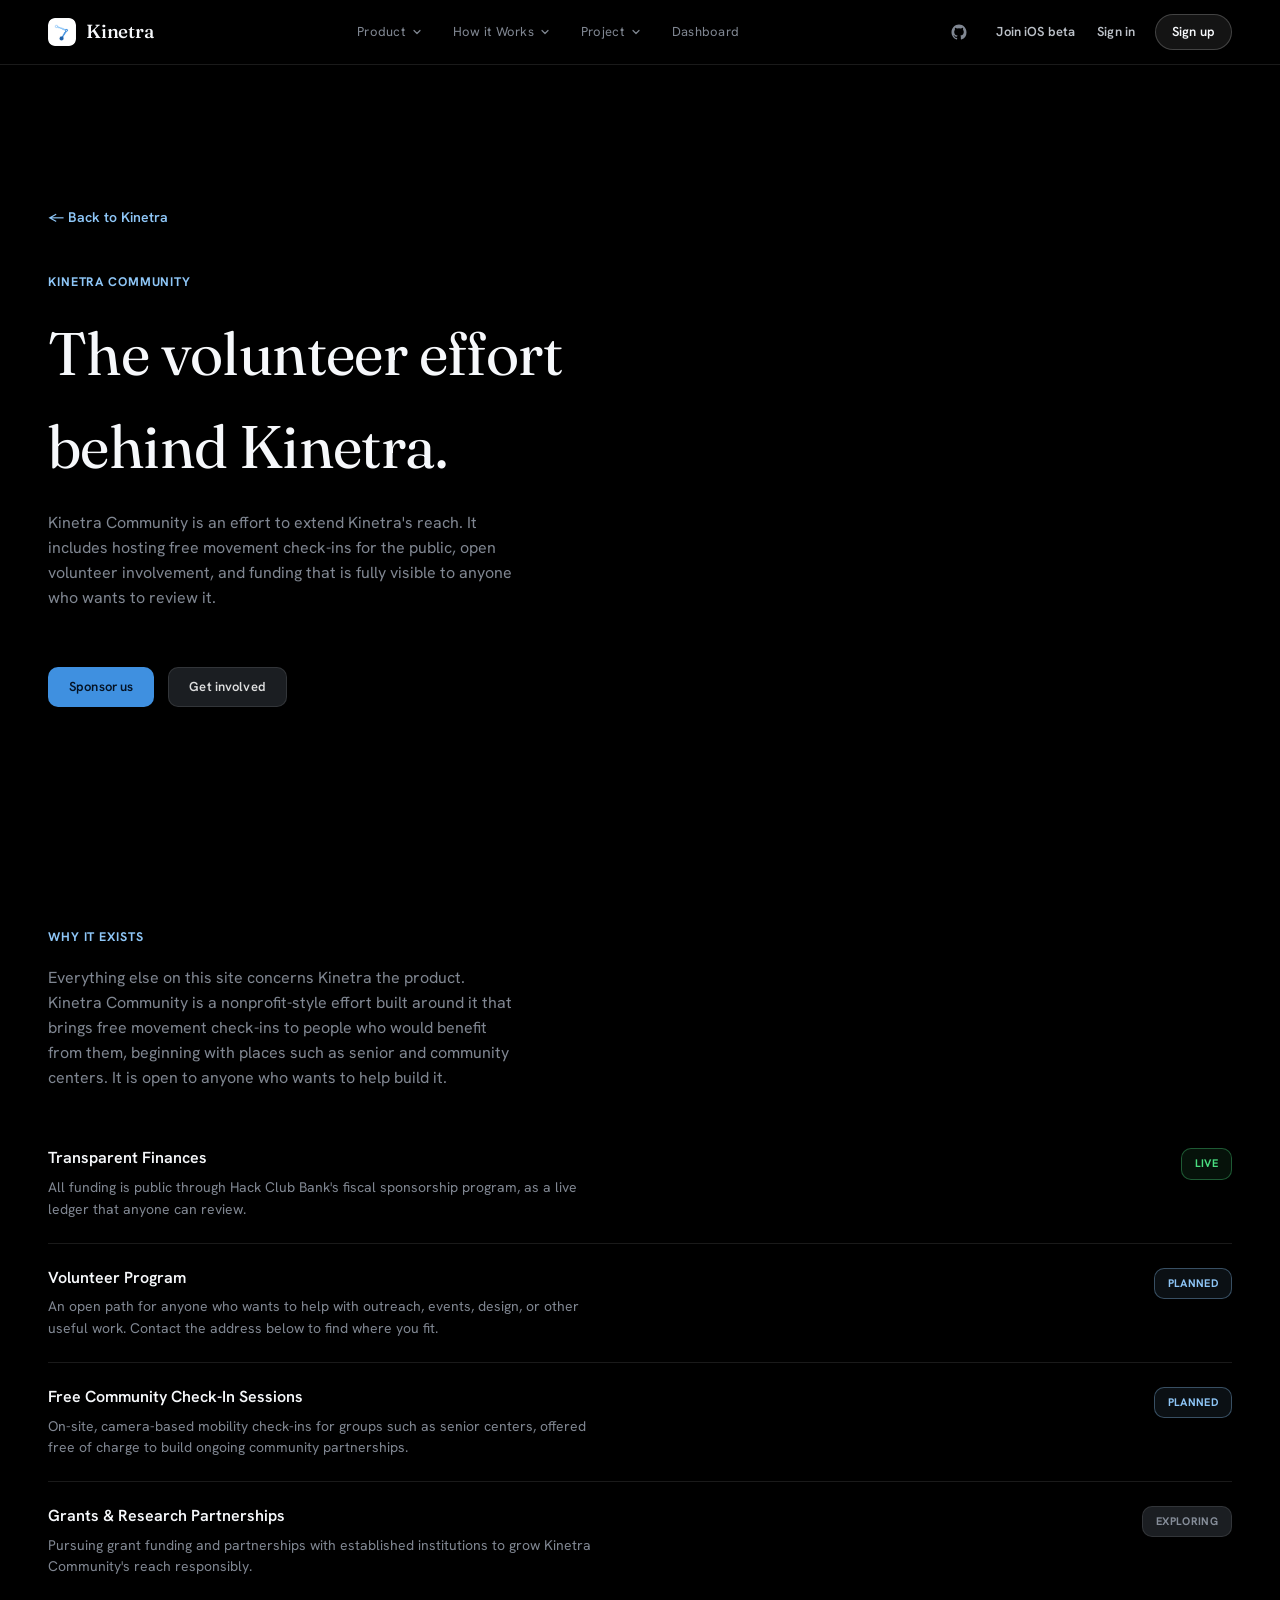
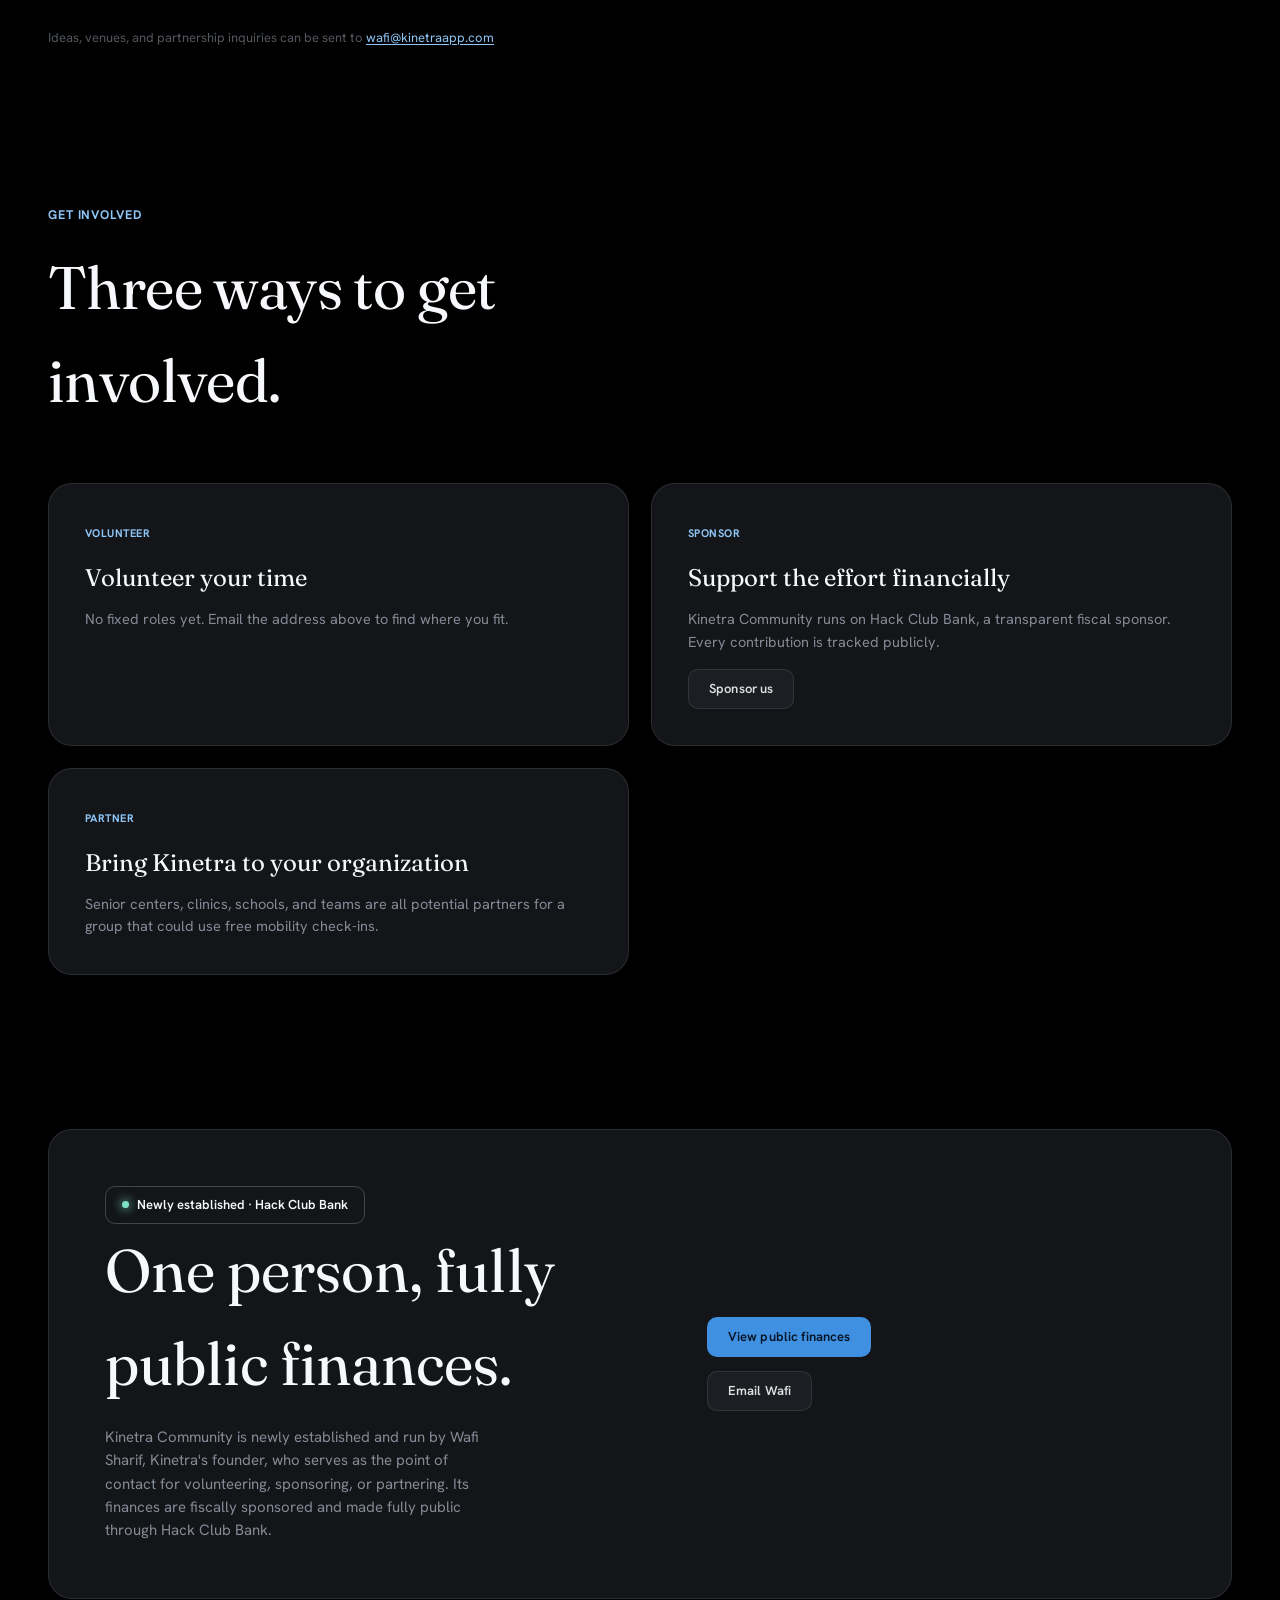
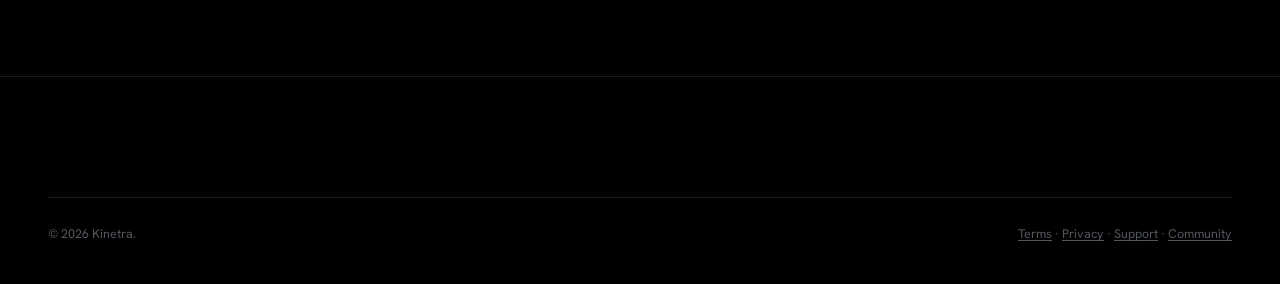
<file: community/index.html>
<!DOCTYPE html>
<html lang="en">
<head>
<meta charset="UTF-8" />
<meta name="viewport" content="width=device-width, initial-scale=1.0" />
<title>Kinetra Community</title>
<meta name="description" content="Kinetra Community is the volunteer and nonprofit side of Kinetra -- free movement check-ins, open involvement, and finances that are fully public through Hack Club Bank." />
<link rel="icon" type="image/png" href="../assets/images/favicon.png" />
<link rel="preconnect" href="https://fonts.googleapis.com" />
<link rel="preconnect" href="https://fonts.gstatic.com" crossorigin />
<link href="https://fonts.googleapis.com/css2?family=Fraunces:ital,wght@0,400;0,500;0,600;1,400;1,500&family=Hanken+Grotesk:wght@400;500;600;700;800&display=swap" rel="stylesheet" />
<link rel="stylesheet" href="../css/style.css" />
<link rel="stylesheet" href="../css/legal.css" />
  <script>try{if(localStorage.getItem("kinetra_dashboard_token_v1"))document.documentElement.classList.add("is-signed-in")}catch(e){}</script>
</head>
<body>

<header class="site-header">
  <div class="wrap nav">
    <a href="../" class="nav-brand">
      <img src="../assets/images/favicon.png" alt="" width="28" height="28" class="nav-logo-mark" />
      Kinetra
    </a>
    <nav class="nav-links">
      <div class="nav-dropdown">
        <button class="nav-dropdown-toggle" type="button" aria-expanded="false">
          Product
          <svg class="nav-chevron" viewBox="0 0 24 24" width="12" height="12" fill="none" stroke="currentColor" stroke-width="2.4" stroke-linecap="round" stroke-linejoin="round"><path d="M6 9l6 6 6-6" /></svg>
        </button>
        <div class="nav-dropdown-menu">
          <a href="../#why">Why Kinetra</a>
          <a href="../#tasks">Task Coverage</a>
          <a href="../#product">Product</a>
          <a href="../#capabilities">Capabilities</a>
          <a href="../#proof">Built in the Open</a>
        </div>
      </div>
      <div class="nav-dropdown">
        <button class="nav-dropdown-toggle" type="button" aria-expanded="false">
          How it Works
          <svg class="nav-chevron" viewBox="0 0 24 24" width="12" height="12" fill="none" stroke="currentColor" stroke-width="2.4" stroke-linecap="round" stroke-linejoin="round"><path d="M6 9l6 6 6-6" /></svg>
        </button>
        <div class="nav-dropdown-menu">
          <a href="../#how">How it Works</a>
          <a href="../#insights">Daily Insights</a>
        </div>
      </div>
      <div class="nav-dropdown">
        <button class="nav-dropdown-toggle" type="button" aria-expanded="false">
          Project
          <svg class="nav-chevron" viewBox="0 0 24 24" width="12" height="12" fill="none" stroke="currentColor" stroke-width="2.4" stroke-linecap="round" stroke-linejoin="round"><path d="M6 9l6 6 6-6" /></svg>
        </button>
        <div class="nav-dropdown-menu">
          <a href="../#roadmap">Roadmap</a>
          <a href="../#status">Status</a>
          <a href="../support/">Support</a>
          <a href="../community/">Kinetra Community</a>
          <a href="../partners/">Partners</a>
          <a href="../security/">Security</a>
        </div>
      </div>
      <a href="../dashboard/">Dashboard</a>
      <div class="nav-mobile-extra">
        <a class="btn btn-secondary nav-signin" data-auth="out" href="../dashboard/">Sign in</a>
        <a class="btn btn-secondary nav-beta-mobile" href="https://apps.apple.com" target="_blank" rel="noopener">Join iOS beta</a>
        <a class="nav-mobile-github" href="https://github.com/wafisharif/kinetra" target="_blank" rel="noopener"><svg viewBox="0 0 24 24" width="16" height="16" fill="currentColor"><path d="M12 2C6.48 2 2 6.58 2 12.25c0 4.53 2.87 8.37 6.84 9.73.5.1.68-.22.68-.49 0-.24-.01-.87-.01-1.71-2.78.62-3.37-1.37-3.37-1.37-.46-1.2-1.11-1.52-1.11-1.52-.91-.64.07-.63.07-.63 1 .07 1.53 1.05 1.53 1.05.89 1.56 2.34 1.11 2.91.85.09-.66.35-1.11.63-1.37-2.22-.26-4.56-1.14-4.56-5.06 0-1.12.39-2.03 1.03-2.75-.1-.26-.45-1.31.1-2.72 0 0 .84-.28 2.75 1.05a9.36 9.36 0 0 1 5 0c1.91-1.33 2.75-1.05 2.75-1.05.55 1.41.2 2.46.1 2.72.64.72 1.03 1.63 1.03 2.75 0 3.93-2.34 4.79-4.57 5.05.36.32.68.94.68 1.9 0 1.37-.01 2.47-.01 2.81 0 .27.18.6.69.49A10.26 10.26 0 0 0 22 12.25C22 6.58 17.52 2 12 2Z"/></svg> View on GitHub</a>
      </div>
    </nav>
    <div class="nav-actions">
      <a class="icon-btn" href="https://github.com/wafisharif/kinetra" target="_blank" rel="noopener" aria-label="GitHub">
        <svg viewBox="0 0 24 24" width="18" height="18" fill="currentColor">
          <path
            d="M12 2C6.48 2 2 6.58 2 12.25c0 4.53 2.87 8.37 6.84 9.73.5.1.68-.22.68-.49 0-.24-.01-.87-.01-1.71-2.78.62-3.37-1.37-3.37-1.37-.46-1.2-1.11-1.52-1.11-1.52-.91-.64.07-.63.07-.63 1 .07 1.53 1.05 1.53 1.05.89 1.56 2.34 1.11 2.91.85.09-.66.35-1.11.63-1.37-2.22-.26-4.56-1.14-4.56-5.06 0-1.12.39-2.03 1.03-2.75-.1-.26-.45-1.31.1-2.72 0 0 .84-.28 2.75 1.05a9.36 9.36 0 0 1 5 0c1.91-1.33 2.75-1.05 2.75-1.05.55 1.41.2 2.46.1 2.72.64.72 1.03 1.63 1.03 2.75 0 3.93-2.34 4.79-4.57 5.05.36.32.68.94.68 1.9 0 1.37-.01 2.47-.01 2.81 0 .27.18.6.69.49A10.26 10.26 0 0 0 22 12.25C22 6.58 17.52 2 12 2Z" />
        </svg>
      </a>
      <a class="nav-text-link nav-beta" href="https://apps.apple.com" target="_blank" rel="noopener">Join iOS beta</a>
      <a class="nav-text-link nav-signin" data-auth="out" href="../dashboard/">Sign in</a>
      <a class="nav-pill nav-signup" data-auth="out" href="../dashboard/?mode=signup">Sign up</a>
      <a class="nav-pill nav-dashboard" data-auth="in" href="../dashboard/">Dashboard</a>
      <button class="nav-toggle" aria-label="Menu">
        <svg viewBox="0 0 24 24" width="20" height="20" fill="none" stroke="currentColor" stroke-width="2">
          <path d="M3 6h18M3 12h18M3 18h18" />
        </svg>
      </button>
    </div>
  </div>
</header>

<main>

  <!-- PAGE HEAD -->
  <section>
    <div class="wrap">
      <a href="../" class="legal-back">&larr; Back to Kinetra</a>
      <div class="section-head">
        <span class="eyebrow">Kinetra Community</span>
        <h1>The volunteer effort behind Kinetra.</h1>
        <p>Kinetra Community is an effort to extend Kinetra's reach. It includes hosting free movement check-ins for the public, open volunteer involvement, and funding that is fully visible to anyone who wants to review it.</p>
      </div>
      <div class="hero-cta-row">
        <a class="btn btn-primary" href="https://hcb.hackclub.com/donations/start/kinetra-community" target="_blank" rel="noopener">Sponsor us</a>
        <a class="btn btn-secondary" href="mailto:wafi@kinetraapp.com">Get involved</a>
      </div>
    </div>
  </section>

  <!-- WHY IT EXISTS -->
  <section class="tight">
    <div class="wrap">
      <div class="section-head reveal">
        <span class="eyebrow">Why it exists</span>
        <p>Everything else on this site concerns Kinetra the product. Kinetra Community is a nonprofit-style effort built around it that brings free movement check-ins to people who would benefit from them, beginning with places such as senior and community centers. It is open to anyone who wants to help build it.</p>
      </div>

      <div class="roadmap-list reveal">
        <div class="roadmap-row">
          <div>
            <div class="roadmap-title">Transparent Finances</div>
            <p class="roadmap-desc">All funding is public through Hack Club Bank's fiscal sponsorship program, as a live ledger that anyone can review.</p>
          </div>
          <div class="roadmap-tag tag-live">Live</div>
        </div>
        <div class="roadmap-row">
          <div>
            <div class="roadmap-title">Volunteer Program</div>
            <p class="roadmap-desc">An open path for anyone who wants to help with outreach, events, design, or other useful work. Contact the address below to find where you fit.</p>
          </div>
          <div class="roadmap-tag tag-planned">Planned</div>
        </div>
        <div class="roadmap-row">
          <div>
            <div class="roadmap-title">Free Community Check-In Sessions</div>
            <p class="roadmap-desc">On-site, camera-based mobility check-ins for groups such as senior centers, offered free of charge to build ongoing community partnerships.</p>
          </div>
          <div class="roadmap-tag tag-planned">Planned</div>
        </div>
        <div class="roadmap-row">
          <div>
            <div class="roadmap-title">Grants &amp; Research Partnerships</div>
            <p class="roadmap-desc">Pursuing grant funding and partnerships with established institutions to grow Kinetra Community's reach responsibly.</p>
          </div>
          <div class="roadmap-tag tag-exploring">Exploring</div>
        </div>
      </div>
      <p class="roadmap-note">Ideas, venues, and partnership inquiries can be sent to <a href="mailto:wafi@kinetraapp.com" class="inline-link">wafi@kinetraapp.com</a></p>
    </div>
  </section>

  <!-- GET INVOLVED -->
  <section class="tight">
    <div class="wrap">
      <div class="section-head reveal">
        <span class="eyebrow">Get Involved</span>
        <h2>Three ways to get involved.</h2>
      </div>
      <div class="product-grid">
        <div class="product-card reveal">
          <span class="tag">Volunteer</span>
          <h3>Volunteer your time</h3>
          <p>No fixed roles yet. Email the address above to find where you fit.</p>
        </div>
        <div class="product-card reveal">
          <span class="tag">Sponsor</span>
          <h3>Support the effort financially</h3>
          <p>Kinetra Community runs on Hack Club Bank, a transparent fiscal sponsor. Every contribution is tracked publicly.</p>
          <a class="btn btn-secondary" href="https://hcb.hackclub.com/donations/start/kinetra-community" target="_blank" rel="noopener" style="margin-top:16px;">Sponsor us</a>
        </div>
        <div class="product-card reveal">
          <span class="tag">Partner</span>
          <h3>Bring Kinetra to your organization</h3>
          <p>Senior centers, clinics, schools, and teams are all potential partners for a group that could use free mobility check-ins.</p>
        </div>
      </div>
    </div>
  </section>

  <!-- TRANSPARENCY / CONTACT -->
  <section class="tight">
    <div class="wrap">
      <div class="status-card reveal">
        <div>
          <span class="status-pill"><span class="dot"></span>Newly established &middot; Hack Club Bank</span>
          <h2>One person, fully public finances.</h2>
          <p>Kinetra Community is newly established and run by Wafi Sharif, Kinetra's founder, who serves as the point of contact for volunteering, sponsoring, or partnering. Its finances are fiscally sponsored and made fully public through Hack Club Bank.</p>
        </div>
        <div class="status-actions">
          <a class="btn btn-primary" href="https://hcb.hackclub.com/kinetra-community" target="_blank" rel="noopener">View public finances</a>
          <a class="btn btn-secondary" href="mailto:wafi@kinetraapp.com">Email Wafi</a>
        </div>
      </div>
    </div>
  </section>

</main>

<footer class="site-footer">
  <div class="wrap">
    <div class="footer-bottom">
      <span>&copy; 2026 Kinetra.</span>
      <span><a class="inline-link" href="../terms/">Terms</a> &middot; <a class="inline-link" href="../privacy/">Privacy</a> &middot; <a class="inline-link" href="../support/">Support</a> &middot; <a class="inline-link" href="../community/">Community</a></span>
    </div>
  </div>
</footer>

<script src="../js/nav.js"></script>
</body>
</html>
</file>
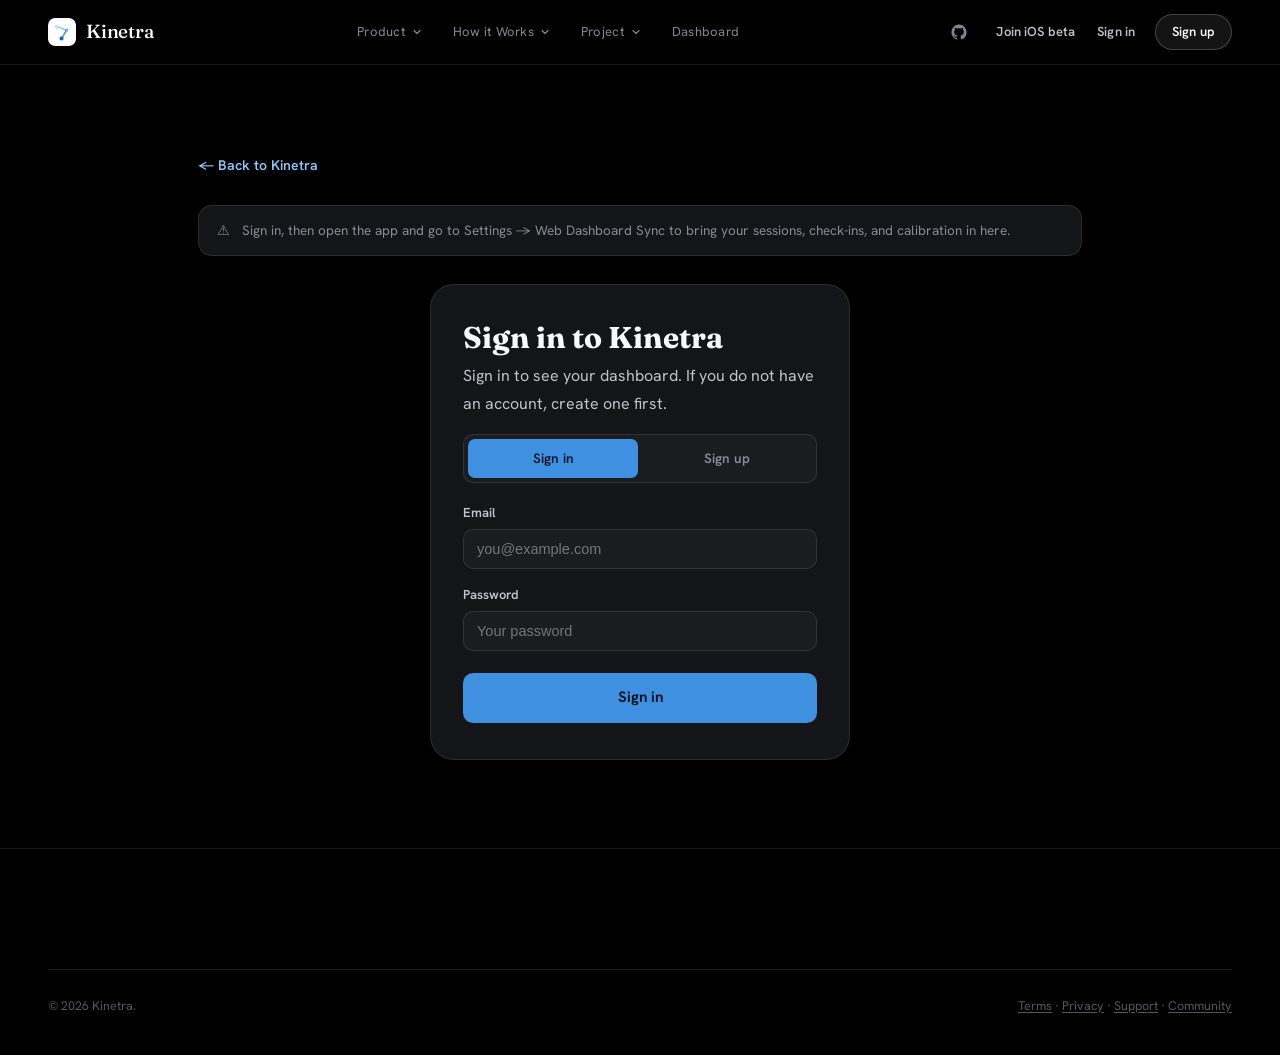
<file: dashboard/index.html>
<!DOCTYPE html>
<html lang="en">
<head>
<meta charset="UTF-8" />
  <meta name="robots" content="noindex" />
<meta name="viewport" content="width=device-width, initial-scale=1.0" />
<title>Kinetra Dashboard</title>
<meta name="description" content="Sign in to your Kinetra account and check your movement score trend, streaks, and a coach roster view." />
<link rel="icon" type="image/png" href="../assets/images/favicon.png" />
<link rel="preconnect" href="https://fonts.googleapis.com" />
<link rel="preconnect" href="https://fonts.gstatic.com" crossorigin />
<link href="https://fonts.googleapis.com/css2?family=Fraunces:ital,wght@0,400;0,500;0,600;1,400;1,500&family=Hanken+Grotesk:wght@400;500;600;700;800&display=swap" rel="stylesheet" />
<link rel="stylesheet" href="../css/style.css" />
<link rel="stylesheet" href="../css/legal.css" />
<link rel="stylesheet" href="../css/dashboard.css" />
  <script>try{if(localStorage.getItem("kinetra_dashboard_token_v1"))document.documentElement.classList.add("is-signed-in")}catch(e){}</script>
</head>
<body>

<header class="site-header">
  <div class="wrap nav">
    <a href="../" class="nav-brand">
      <img src="../assets/images/favicon.png" alt="" width="28" height="28" class="nav-logo-mark" />
      Kinetra
    </a>
    <nav class="nav-links">
      <div class="nav-dropdown">
        <button class="nav-dropdown-toggle" type="button" aria-expanded="false">
          Product
          <svg class="nav-chevron" viewBox="0 0 24 24" width="12" height="12" fill="none" stroke="currentColor" stroke-width="2.4" stroke-linecap="round" stroke-linejoin="round"><path d="M6 9l6 6 6-6" /></svg>
        </button>
        <div class="nav-dropdown-menu">
          <a href="../#why">Why Kinetra</a>
          <a href="../#tasks">Task Coverage</a>
          <a href="../#product">Product</a>
          <a href="../#capabilities">Capabilities</a>
          <a href="../#proof">Built in the Open</a>
        </div>
      </div>
      <div class="nav-dropdown">
        <button class="nav-dropdown-toggle" type="button" aria-expanded="false">
          How it Works
          <svg class="nav-chevron" viewBox="0 0 24 24" width="12" height="12" fill="none" stroke="currentColor" stroke-width="2.4" stroke-linecap="round" stroke-linejoin="round"><path d="M6 9l6 6 6-6" /></svg>
        </button>
        <div class="nav-dropdown-menu">
          <a href="../#how">How it Works</a>
          <a href="../#insights">Daily Insights</a>
        </div>
      </div>
      <div class="nav-dropdown">
        <button class="nav-dropdown-toggle" type="button" aria-expanded="false">
          Project
          <svg class="nav-chevron" viewBox="0 0 24 24" width="12" height="12" fill="none" stroke="currentColor" stroke-width="2.4" stroke-linecap="round" stroke-linejoin="round"><path d="M6 9l6 6 6-6" /></svg>
        </button>
        <div class="nav-dropdown-menu">
          <a href="../#roadmap">Roadmap</a>
          <a href="../#status">Status</a>
          <a href="../support/">Support</a>
          <a href="../community/">Kinetra Community</a>
          <a href="../partners/">Partners</a>
          <a href="../security/">Security</a>
        </div>
      </div>
      <a href="./" class="is-active-page">Dashboard</a>
      <div class="nav-mobile-extra">
        <a class="btn btn-secondary nav-signin" data-auth="out" href="./">Sign in</a>
        <a class="btn btn-secondary nav-beta-mobile" href="https://apps.apple.com" target="_blank" rel="noopener">Join iOS beta</a>
        <a class="nav-mobile-github" href="https://github.com/wafisharif/kinetra" target="_blank" rel="noopener"><svg viewBox="0 0 24 24" width="16" height="16" fill="currentColor"><path d="M12 2C6.48 2 2 6.58 2 12.25c0 4.53 2.87 8.37 6.84 9.73.5.1.68-.22.68-.49 0-.24-.01-.87-.01-1.71-2.78.62-3.37-1.37-3.37-1.37-.46-1.2-1.11-1.52-1.11-1.52-.91-.64.07-.63.07-.63 1 .07 1.53 1.05 1.53 1.05.89 1.56 2.34 1.11 2.91.85.09-.66.35-1.11.63-1.37-2.22-.26-4.56-1.14-4.56-5.06 0-1.12.39-2.03 1.03-2.75-.1-.26-.45-1.31.1-2.72 0 0 .84-.28 2.75 1.05a9.36 9.36 0 0 1 5 0c1.91-1.33 2.75-1.05 2.75-1.05.55 1.41.2 2.46.1 2.72.64.72 1.03 1.63 1.03 2.75 0 3.93-2.34 4.79-4.57 5.05.36.32.68.94.68 1.9 0 1.37-.01 2.47-.01 2.81 0 .27.18.6.69.49A10.26 10.26 0 0 0 22 12.25C22 6.58 17.52 2 12 2Z"/></svg> View on GitHub</a>
      </div>
    </nav>
    <div class="nav-actions">
      <a class="icon-btn" href="https://github.com/wafisharif/kinetra" target="_blank" rel="noopener" aria-label="GitHub">
        <svg viewBox="0 0 24 24" width="18" height="18" fill="currentColor">
        <path
          d="M12 2C6.48 2 2 6.58 2 12.25c0 4.53 2.87 8.37 6.84 9.73.5.1.68-.22.68-.49 0-.24-.01-.87-.01-1.71-2.78.62-3.37-1.37-3.37-1.37-.46-1.2-1.11-1.52-1.11-1.52-.91-.64.07-.63.07-.63 1 .07 1.53 1.05 1.53 1.05.89 1.56 2.34 1.11 2.91.85.09-.66.35-1.11.63-1.37-2.22-.26-4.56-1.14-4.56-5.06 0-1.12.39-2.03 1.03-2.75-.1-.26-.45-1.31.1-2.72 0 0 .84-.28 2.75 1.05a9.36 9.36 0 0 1 5 0c1.91-1.33 2.75-1.05 2.75-1.05.55 1.41.2 2.46.1 2.72.64.72 1.03 1.63 1.03 2.75 0 3.93-2.34 4.79-4.57 5.05.36.32.68.94.68 1.9 0 1.37-.01 2.47-.01 2.81 0 .27.18.6.69.49A10.26 10.26 0 0 0 22 12.25C22 6.58 17.52 2 12 2Z" />
      </svg>
      </a>
      <a class="nav-text-link nav-beta" href="https://apps.apple.com" target="_blank" rel="noopener">Join iOS beta</a>
      <a class="nav-text-link nav-signin" data-auth="out" href="./">Sign in</a>
      <a class="nav-pill nav-signup" data-auth="out" href="./?mode=signup">Sign up</a>
      <a class="nav-pill nav-dashboard" data-auth="in" href="./">Dashboard</a>
      <button class="nav-toggle" aria-label="Menu">
        <svg viewBox="0 0 24 24" width="20" height="20" fill="none" stroke="currentColor" stroke-width="2">
          <path d="M3 6h18M3 12h18M3 18h18" />
        </svg>
      </button>
    </div>
  </div>
</header>

<main class="legal-main kd-main">
  <a href="../" class="legal-back">&larr; Back to Kinetra</a>

  <div class="kd-banner" data-auth="out">
    <span>&#9888;</span>
    <span>Sign in, then open the app and go to Settings &rarr; Web Dashboard Sync to bring your sessions, check-ins, and calibration in here.</span>
  </div>

  <section id="kd-auth">
    <div class="kd-auth-wrap">
      <h1 id="kd-auth-heading">Sign in to Kinetra</h1>
      <p class="kd-auth-sub" id="kd-auth-subtext">Sign in to see your dashboard. If you do not have an account, create one first.</p>

      <div class="kd-auth-tabs" role="tablist">
        <button type="button" class="kd-auth-tab is-active" id="kd-tab-signin" role="tab" aria-selected="true">Sign in</button>
        <button type="button" class="kd-auth-tab" id="kd-tab-signup" role="tab" aria-selected="false">Sign up</button>
      </div>

      <div class="kd-auth-error" id="kd-auth-error"></div>

      <form id="kd-signin-form">
        <div class="kd-field">
          <label for="kd-signin-email">Email</label>
          <input id="kd-signin-email" type="email" autocomplete="email" placeholder="you@example.com" required>
        </div>
        <div class="kd-field">
          <label for="kd-signin-password">Password</label>
          <input id="kd-signin-password" type="password" autocomplete="current-password" placeholder="Your password" required>
        </div>
        <button type="submit" class="kd-submit" id="kd-signin-submit">Sign in</button>
      </form>

      <form id="kd-signup-form" style="display:none;">
        <div class="kd-field">
          <label for="kd-signup-name">Name</label>
          <input id="kd-signup-name" type="text" autocomplete="name" placeholder="Alex Rivera" required>
        </div>
        <div class="kd-field">
          <label for="kd-signup-email">Email</label>
          <input id="kd-signup-email" type="email" autocomplete="email" placeholder="you@example.com" required>
        </div>
        <div class="kd-field">
          <label for="kd-signup-password">Password</label>
          <input id="kd-signup-password" type="password" autocomplete="new-password" placeholder="At least 8 characters" required>
        </div>
        <button type="submit" class="kd-submit" id="kd-signup-submit">Create account</button>
      </form>
    </div>
  </section>

  <section id="kd-dash" style="display:none;">
    <div class="kd-dash-head">
      <h1 id="kd-greeting">Welcome back</h1>
      <button class="kd-signout" id="kd-signout">Sign out</button>
    </div>

    <div class="kd-empty-sync" id="kd-empty-sync" style="display:none;">
      <h2>No synced data yet</h2>
      <p>Open Kinetra on your phone, go to <strong>Settings &rarr; Web Dashboard Sync</strong>, and sign in. Your sessions, check-ins, and calibration will show up here right after.</p>
    </div>

    <div class="kd-grid" id="kd-grid">
      <div>
        <div class="kd-card">
          <h2>Movement score trend</h2>
          <p class="kd-card-sub" id="kd-chart-sub">Synced from the app</p>
          <div class="kd-stat-row">
            <div class="kd-stat">
              <div class="kd-stat-value" id="kd-latest-score">--</div>
              <div class="kd-stat-label">Latest score</div>
            </div>
            <div class="kd-stat">
              <div class="kd-stat-value" id="kd-streak-count">--</div>
              <div class="kd-stat-label">Day streak</div>
            </div>
          </div>
          <div class="kd-chart-wrap" id="kd-chart"></div>
        </div>

        <div class="kd-card">
          <h2>Check-in streak</h2>
          <p class="kd-card-sub">Each square is a day. Filled means you checked in.</p>
          <div class="kd-streak-grid" id="kd-streak-grid"></div>
        </div>

        <div class="kd-card">
          <h2>Recent sessions</h2>
          <p class="kd-card-sub" id="kd-sessions-sub">Your most recent recordings</p>
          <div id="kd-sessions"></div>
        </div>
      </div>

      <div>
        <div class="kd-card">
          <h2>Calibration status</h2>
          <p class="kd-card-sub">Per-arm, from your last calibration recording</p>
          <div class="kd-cal-row">
            <span class="kd-cal-label">Left side</span>
            <span class="kd-cal-value" id="kd-cal-left">--</span>
          </div>
          <div class="kd-cal-row">
            <span class="kd-cal-label">Right side</span>
            <span class="kd-cal-value" id="kd-cal-right">--</span>
          </div>
        </div>

        <div class="kd-card">
          <h2>Badges</h2>
          <p class="kd-card-sub">Earned by showing up and testing fully</p>
          <div class="kd-badge-row" id="kd-badges"></div>
        </div>

        <div class="kd-card">
          <h2>Coach view</h2>
          <p class="kd-card-sub">A preview of Team Screening's roster view</p>
          <button class="kd-coach-toggle" id="kd-coach-toggle" aria-expanded="false">Preview coach roster view</button>
          <div class="kd-coach-panel" id="kd-coach-panel">
            <div id="kd-roster"></div>
          </div>
        </div>
      </div>
    </div>
  </section>
</main>

<footer class="site-footer">
  <div class="wrap">
    <div class="footer-bottom">
      <span>&copy; 2026 Kinetra.</span>
      <span><a class="inline-link" href="../terms/">Terms</a> &middot; <a class="inline-link" href="../privacy/">Privacy</a> &middot; <a class="inline-link" href="../support/">Support</a> &middot; <a class="inline-link" href="../community/">Community</a></span>
    </div>
  </div>
</footer>

<script src="../js/nav.js"></script>
<script src="../js/dashboard.js"></script>
</body>
</html>
</file>
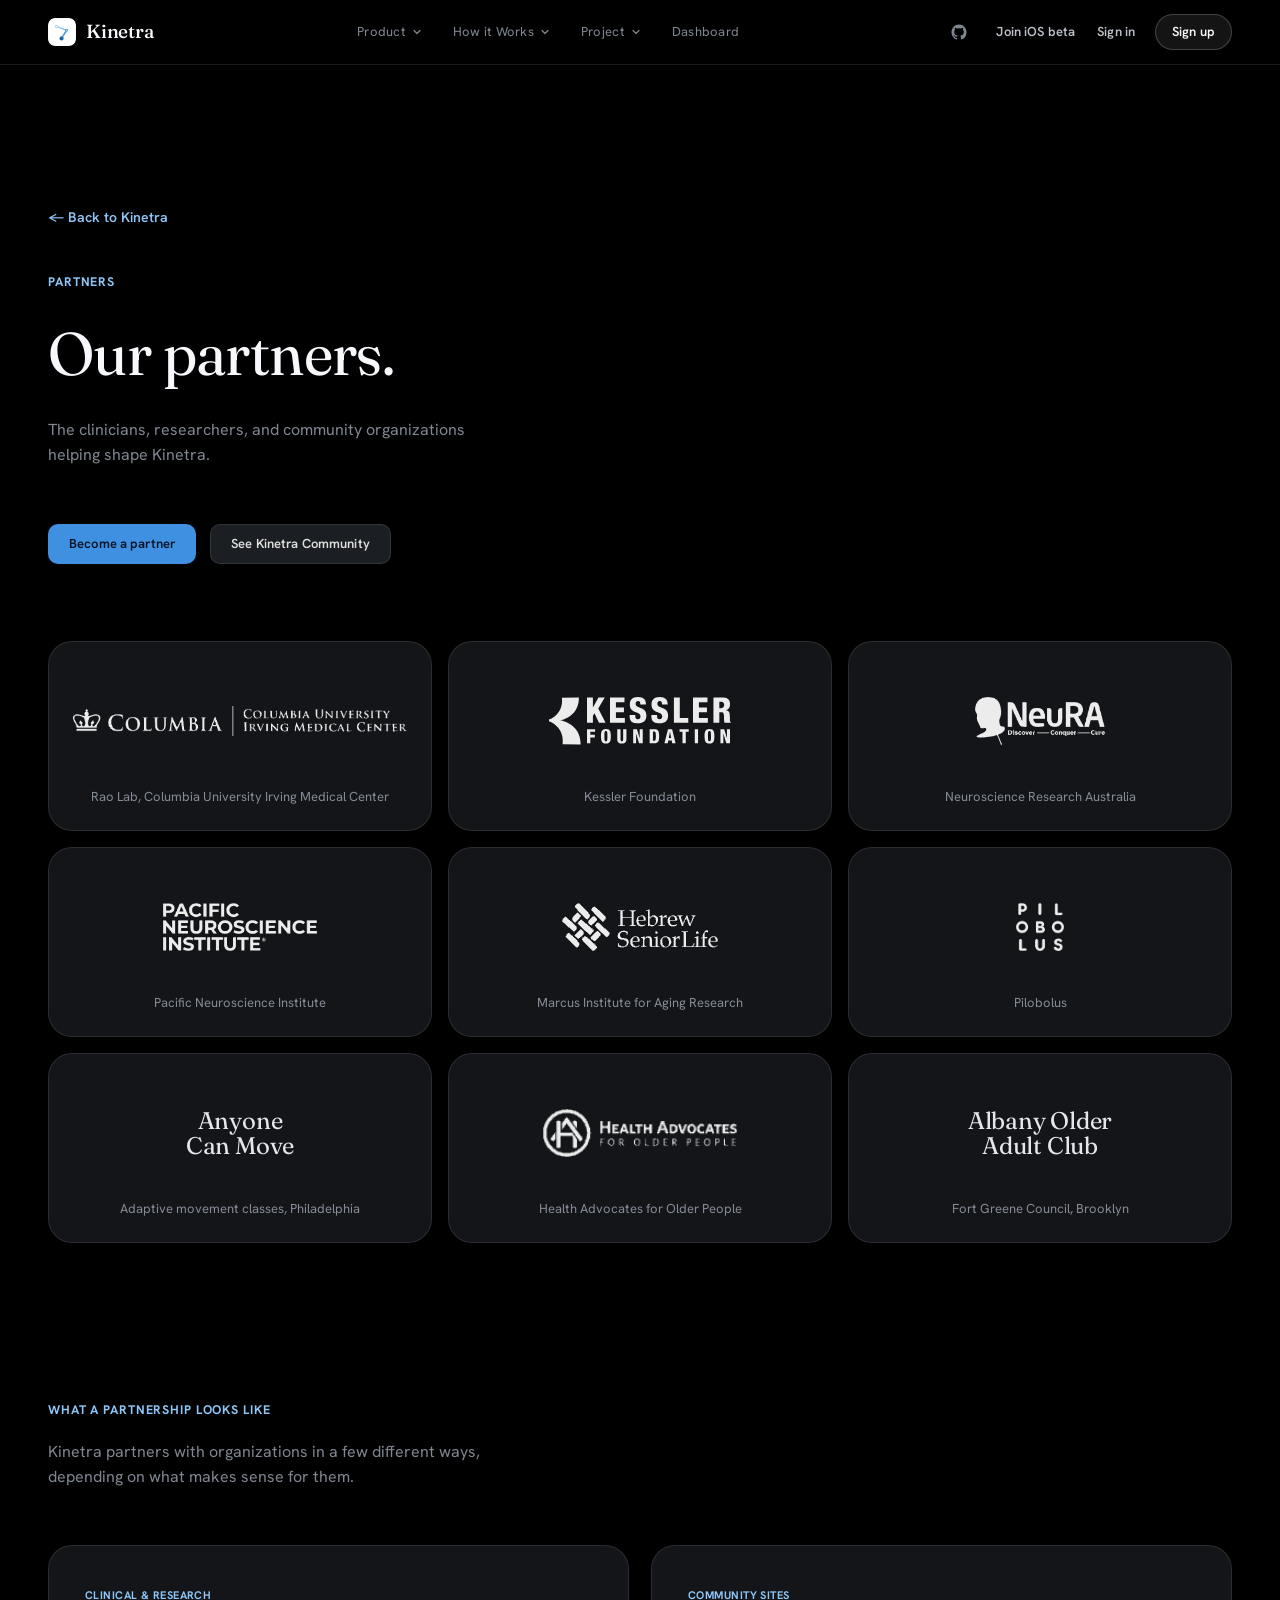
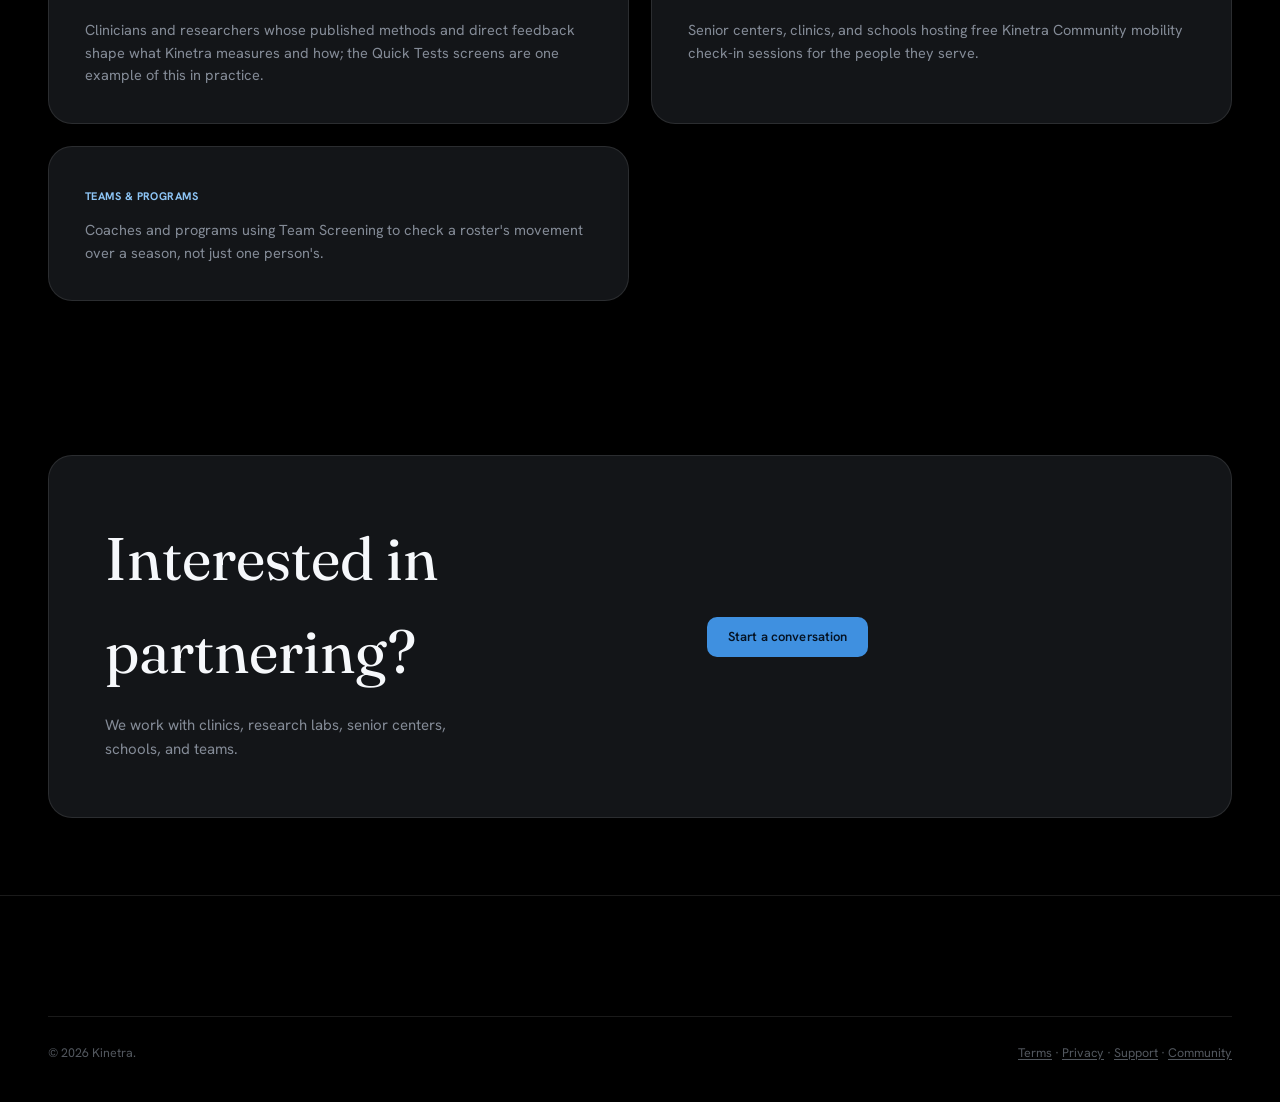
<file: partners/index.html>
<!DOCTYPE html>
<html lang="en">
<head>
<meta charset="UTF-8" />
<meta name="viewport" content="width=device-width, initial-scale=1.0" />
<title>Kinetra Partners</title>
<meta name="description" content="Organizations Kinetra works with -- clinics, research labs, schools, and community sites. This page is just getting started." />
<link rel="icon" type="image/png" href="../assets/images/favicon.png" />
<link rel="preconnect" href="https://fonts.googleapis.com" />
<link rel="preconnect" href="https://fonts.gstatic.com" crossorigin />
<link href="https://fonts.googleapis.com/css2?family=Fraunces:ital,wght@0,400;0,500;0,600;1,400;1,500&family=Hanken+Grotesk:wght@400;500;600;700;800&display=swap" rel="stylesheet" />
<link rel="stylesheet" href="../css/style.css" />
<link rel="stylesheet" href="../css/legal.css" />
  <script>try{if(localStorage.getItem("kinetra_dashboard_token_v1"))document.documentElement.classList.add("is-signed-in")}catch(e){}</script>
</head>
<body>

<header class="site-header">
  <div class="wrap nav">
    <a href="../" class="nav-brand">
      <img src="../assets/images/favicon.png" alt="" width="28" height="28" class="nav-logo-mark" />
      Kinetra
    </a>
    <nav class="nav-links">
      <div class="nav-dropdown">
        <button class="nav-dropdown-toggle" type="button" aria-expanded="false">
          Product
          <svg class="nav-chevron" viewBox="0 0 24 24" width="12" height="12" fill="none" stroke="currentColor" stroke-width="2.4" stroke-linecap="round" stroke-linejoin="round"><path d="M6 9l6 6 6-6" /></svg>
        </button>
        <div class="nav-dropdown-menu">
          <a href="../#why">Why Kinetra</a>
          <a href="../#tasks">Task Coverage</a>
          <a href="../#product">Product</a>
          <a href="../#capabilities">Capabilities</a>
          <a href="../#proof">Built in the Open</a>
        </div>
      </div>
      <div class="nav-dropdown">
        <button class="nav-dropdown-toggle" type="button" aria-expanded="false">
          How it Works
          <svg class="nav-chevron" viewBox="0 0 24 24" width="12" height="12" fill="none" stroke="currentColor" stroke-width="2.4" stroke-linecap="round" stroke-linejoin="round"><path d="M6 9l6 6 6-6" /></svg>
        </button>
        <div class="nav-dropdown-menu">
          <a href="../#how">How it Works</a>
          <a href="../#insights">Daily Insights</a>
        </div>
      </div>
      <div class="nav-dropdown">
        <button class="nav-dropdown-toggle" type="button" aria-expanded="false">
          Project
          <svg class="nav-chevron" viewBox="0 0 24 24" width="12" height="12" fill="none" stroke="currentColor" stroke-width="2.4" stroke-linecap="round" stroke-linejoin="round"><path d="M6 9l6 6 6-6" /></svg>
        </button>
        <div class="nav-dropdown-menu">
          <a href="../#roadmap">Roadmap</a>
          <a href="../#status">Status</a>
          <a href="../support/">Support</a>
          <a href="../community/">Kinetra Community</a>
          <a href="../partners/">Partners</a>
          <a href="../security/">Security</a>
        </div>
      </div>
      <a href="../dashboard/">Dashboard</a>
      <div class="nav-mobile-extra">
        <a class="btn btn-secondary nav-signin" data-auth="out" href="../dashboard/">Sign in</a>
        <a class="btn btn-secondary nav-beta-mobile" href="https://apps.apple.com" target="_blank" rel="noopener">Join iOS beta</a>
        <a class="nav-mobile-github" href="https://github.com/wafisharif/kinetra" target="_blank" rel="noopener"><svg viewBox="0 0 24 24" width="16" height="16" fill="currentColor"><path d="M12 2C6.48 2 2 6.58 2 12.25c0 4.53 2.87 8.37 6.84 9.73.5.1.68-.22.68-.49 0-.24-.01-.87-.01-1.71-2.78.62-3.37-1.37-3.37-1.37-.46-1.2-1.11-1.52-1.11-1.52-.91-.64.07-.63.07-.63 1 .07 1.53 1.05 1.53 1.05.89 1.56 2.34 1.11 2.91.85.09-.66.35-1.11.63-1.37-2.22-.26-4.56-1.14-4.56-5.06 0-1.12.39-2.03 1.03-2.75-.1-.26-.45-1.31.1-2.72 0 0 .84-.28 2.75 1.05a9.36 9.36 0 0 1 5 0c1.91-1.33 2.75-1.05 2.75-1.05.55 1.41.2 2.46.1 2.72.64.72 1.03 1.63 1.03 2.75 0 3.93-2.34 4.79-4.57 5.05.36.32.68.94.68 1.9 0 1.37-.01 2.47-.01 2.81 0 .27.18.6.69.49A10.26 10.26 0 0 0 22 12.25C22 6.58 17.52 2 12 2Z"/></svg> View on GitHub</a>
      </div>
    </nav>
    <div class="nav-actions">
      <a class="icon-btn" href="https://github.com/wafisharif/kinetra" target="_blank" rel="noopener" aria-label="GitHub">
        <svg viewBox="0 0 24 24" width="18" height="18" fill="currentColor">
            <path
              d="M12 2C6.48 2 2 6.58 2 12.25c0 4.53 2.87 8.37 6.84 9.73.5.1.68-.22.68-.49 0-.24-.01-.87-.01-1.71-2.78.62-3.37-1.37-3.37-1.37-.46-1.2-1.11-1.52-1.11-1.52-.91-.64.07-.63.07-.63 1 .07 1.53 1.05 1.53 1.05.89 1.56 2.34 1.11 2.91.85.09-.66.35-1.11.63-1.37-2.22-.26-4.56-1.14-4.56-5.06 0-1.12.39-2.03 1.03-2.75-.1-.26-.45-1.31.1-2.72 0 0 .84-.28 2.75 1.05a9.36 9.36 0 0 1 5 0c1.91-1.33 2.75-1.05 2.75-1.05.55 1.41.2 2.46.1 2.72.64.72 1.03 1.63 1.03 2.75 0 3.93-2.34 4.79-4.57 5.05.36.32.68.94.68 1.9 0 1.37-.01 2.47-.01 2.81 0 .27.18.6.69.49A10.26 10.26 0 0 0 22 12.25C22 6.58 17.52 2 12 2Z" />
          </svg>
      </a>
      <a class="nav-text-link nav-beta" href="https://apps.apple.com" target="_blank" rel="noopener">Join iOS beta</a>
      <a class="nav-text-link nav-signin" data-auth="out" href="../dashboard/">Sign in</a>
      <a class="nav-pill nav-signup" data-auth="out" href="../dashboard/?mode=signup">Sign up</a>
      <a class="nav-pill nav-dashboard" data-auth="in" href="../dashboard/">Dashboard</a>
      <button class="nav-toggle" aria-label="Menu">
        <svg viewBox="0 0 24 24" width="20" height="20" fill="none" stroke="currentColor" stroke-width="2">
          <path d="M3 6h18M3 12h18M3 18h18" />
        </svg>
      </button>
    </div>
  </div>
</header>

<main>

  <!-- PAGE HEAD -->
  <section class="partners-head">
    <div class="wrap">
      <a href="../" class="legal-back">&larr; Back to Kinetra</a>
      <div class="section-head">
        <span class="eyebrow">Partners</span>
        <h1>Our partners.</h1>
        <p>The clinicians, researchers, and community organizations helping shape Kinetra.</p>
      </div>
      <div class="hero-cta-row">
        <a class="btn btn-primary" href="mailto:wafi@kinetraapp.com">Become a partner</a>
        <a class="btn btn-secondary" href="../community/">See Kinetra Community</a>
      </div>
    </div>
  </section>

  <!-- PARTNER LOGOS -->
  <section class="tight partners-logos">
    <div class="wrap">
      <ul class="partner-grid" role="list">
        <li class="partner-tile reveal">
          <img class="partner-logo" src="../assets/partners/cuimc.png" alt="Columbia University Irving Medical Center" width="499" height="44">
          <span class="partner-name">Rao Lab, Columbia University Irving Medical Center</span>
        </li>
        <li class="partner-tile reveal">
          <img class="partner-logo" src="../assets/partners/kessler-foundation.svg" alt="Kessler Foundation" height="44">
          <span class="partner-name">Kessler Foundation</span>
        </li>
        <li class="partner-tile reveal">
          <img class="partner-logo" src="../assets/partners/neura.png" alt="NeuRA" width="216" height="80">
          <span class="partner-name">Neuroscience Research Australia</span>
        </li>
        <li class="partner-tile reveal">
          <img class="partner-logo" src="../assets/partners/pacific-neuroscience-institute.png" alt="Pacific Neuroscience Institute" width="257" height="80">
          <span class="partner-name">Pacific Neuroscience Institute</span>
        </li>
        <li class="partner-tile reveal">
          <img class="partner-logo" src="../assets/partners/hebrew-seniorlife.png" alt="Hebrew SeniorLife" width="156" height="48">
          <span class="partner-name">Marcus Institute for Aging Research</span>
        </li>
        <li class="partner-tile reveal">
          <img class="partner-logo" src="../assets/partners/pilobolus.png" alt="Pilobolus" width="119" height="120">
          <span class="partner-name">Pilobolus</span>
        </li>
        <li class="partner-tile reveal">
          <span class="partner-wordmark" role="img" aria-label="Anyone Can Move">Anyone<br>Can Move</span>
          <span class="partner-name">Adaptive movement classes, Philadelphia</span>
        </li>
        <li class="partner-tile reveal">
          <img class="partner-logo" src="../assets/partners/hafop.png" alt="HAFOP" width="177" height="44">
          <span class="partner-name">Health Advocates for Older People</span>
        </li>
        <li class="partner-tile reveal">
          <span class="partner-wordmark" role="img" aria-label="Albany Older Adult Club">Albany Older<br>Adult Club</span>
          <span class="partner-name">Fort Greene Council, Brooklyn</span>
        </li>
      </ul>
    </div>
  </section>

  <!-- WHAT A PARTNERSHIP LOOKS LIKE -->
  <section class="tight">
    <div class="wrap">
      <div class="section-head reveal">
        <span class="eyebrow">What a partnership looks like</span>
        <p>Kinetra partners with organizations in a few different ways, depending on what makes sense for them.</p>
      </div>

      <div class="product-grid">
        <div class="product-card reveal">
          <span class="tag">Clinical &amp; Research</span>
          <p>Clinicians and researchers whose published methods and direct feedback shape what Kinetra measures and how; the Quick Tests screens are one example of this in practice.</p>
        </div>
        <div class="product-card reveal">
          <span class="tag">Community Sites</span>
          <p>Senior centers, clinics, and schools hosting free Kinetra Community mobility check-in sessions for the people they serve.</p>
        </div>
        <div class="product-card reveal">
          <span class="tag">Teams &amp; Programs</span>
          <p>Coaches and programs using Team Screening to check a roster's movement over a season, not just one person's.</p>
        </div>
      </div>
    </div>
  </section>

  <!-- CTA -->
  <section class="tight">
    <div class="wrap">
      <div class="status-card reveal">
        <div>
          <h2>Interested in partnering?</h2>
          <p>We work with clinics, research labs, senior centers, schools, and teams.</p>
        </div>
        <div class="status-actions">
          <a class="btn btn-primary" href="mailto:wafi@kinetraapp.com">Start a conversation</a>
        </div>
      </div>
    </div>
  </section>

</main>

<footer class="site-footer">
  <div class="wrap">
    <div class="footer-bottom">
      <span>&copy; 2026 Kinetra.</span>
      <span><a class="inline-link" href="../terms/">Terms</a> &middot; <a class="inline-link" href="../privacy/">Privacy</a> &middot; <a class="inline-link" href="../support/">Support</a> &middot; <a class="inline-link" href="../community/">Community</a></span>
    </div>
  </div>
</footer>

<script src="../js/nav.js"></script>
</body>
</html>
</file>
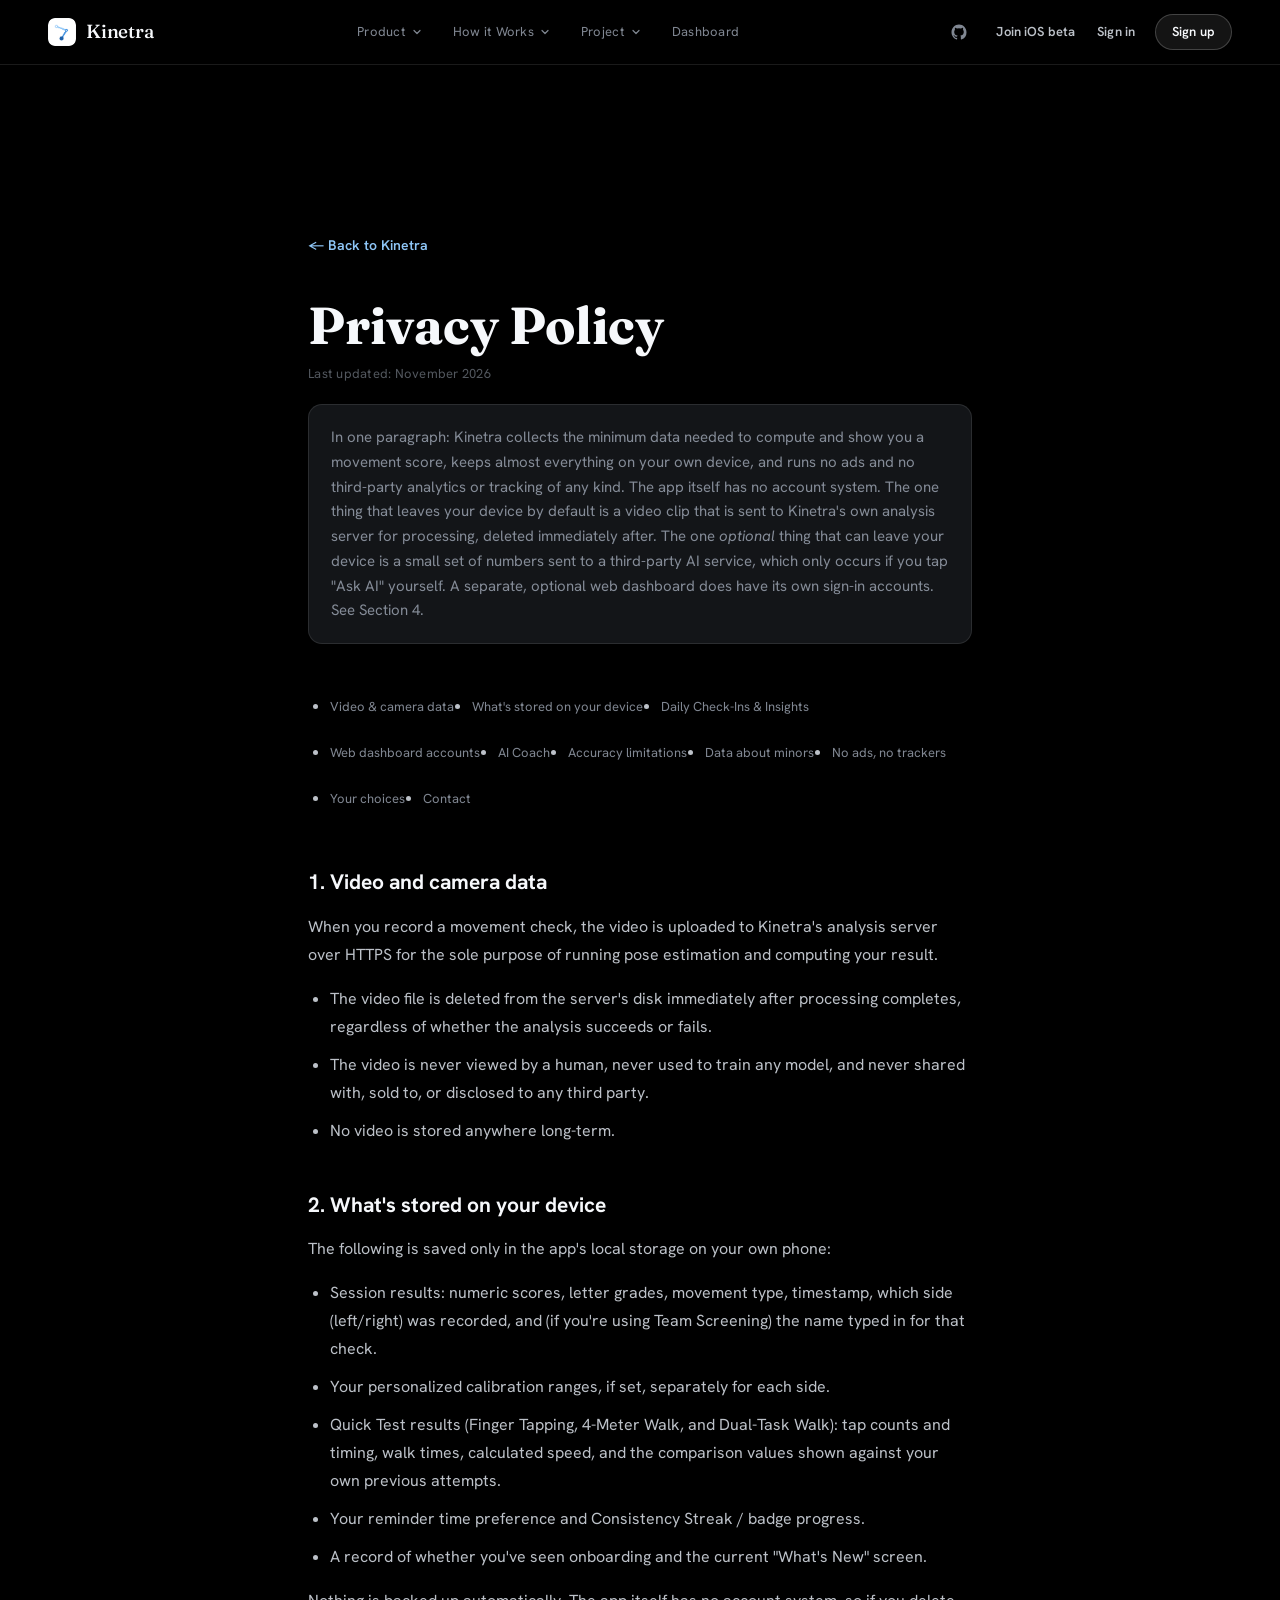
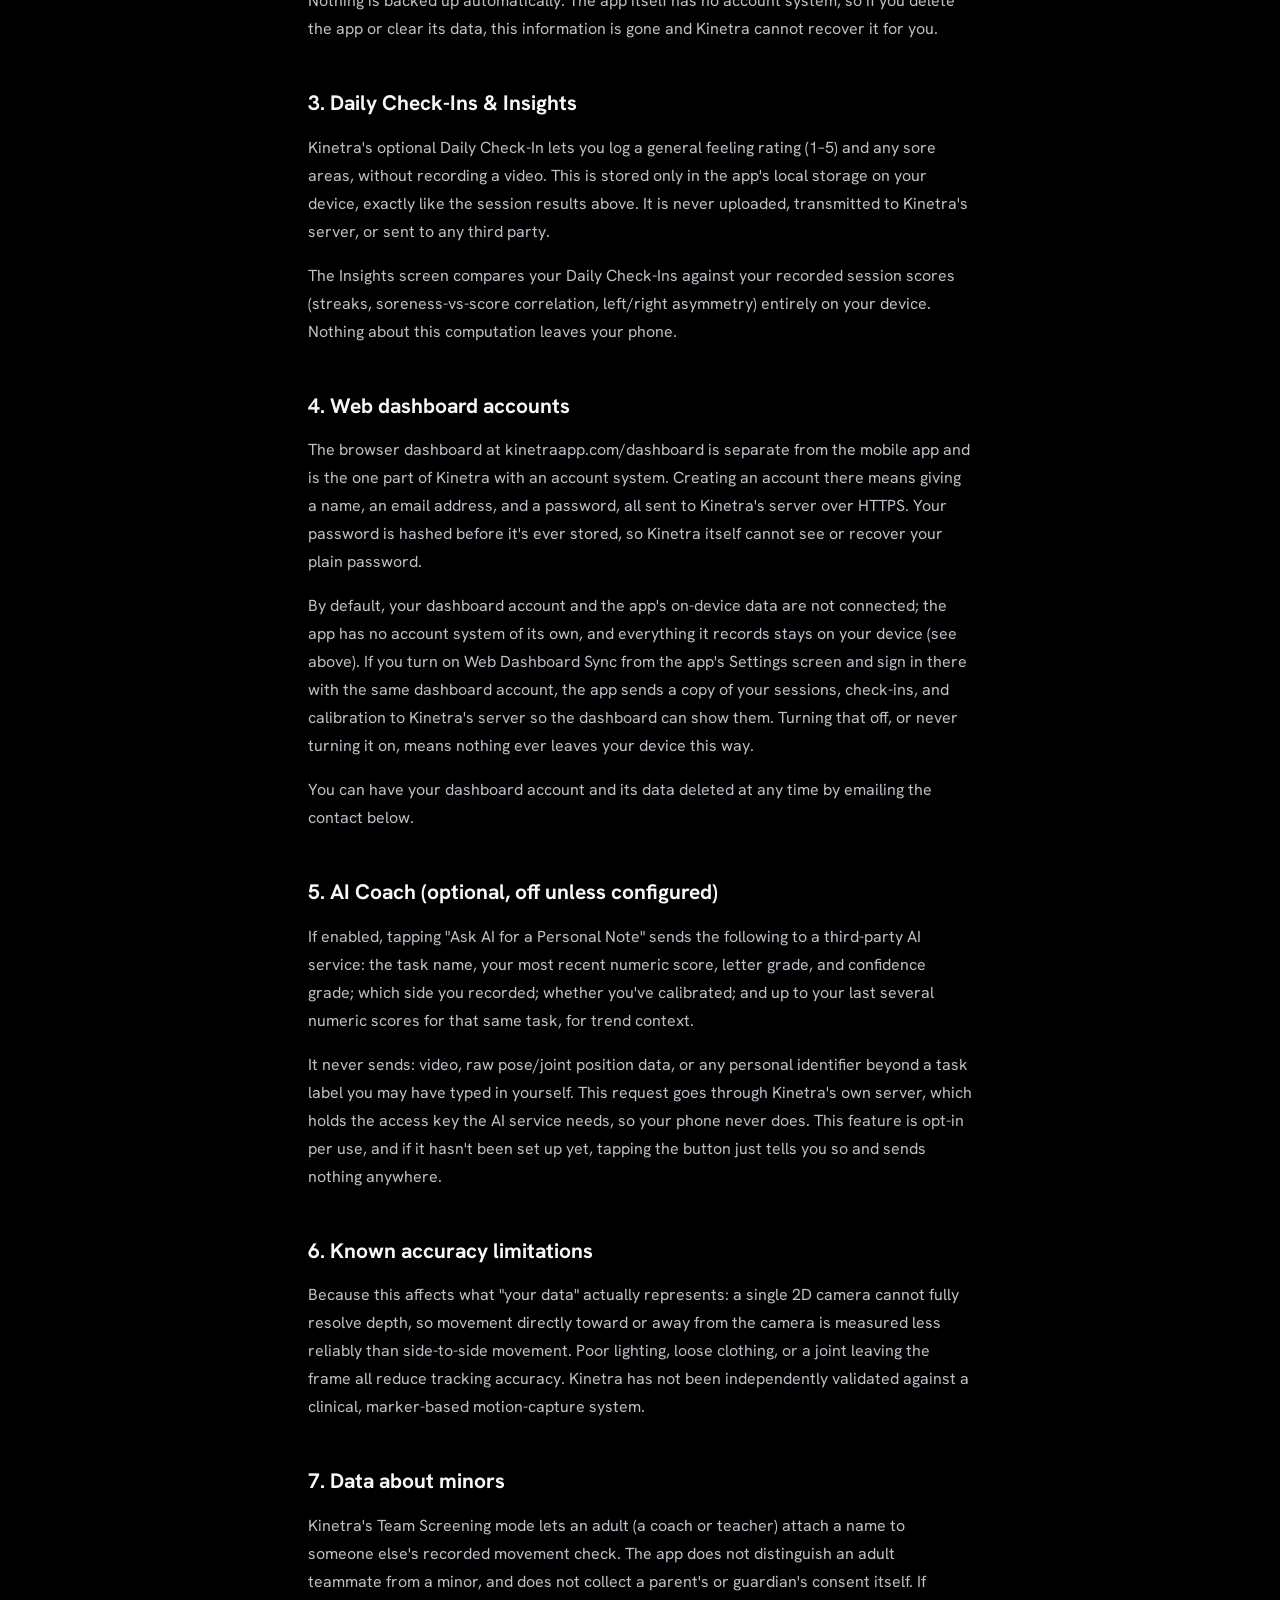
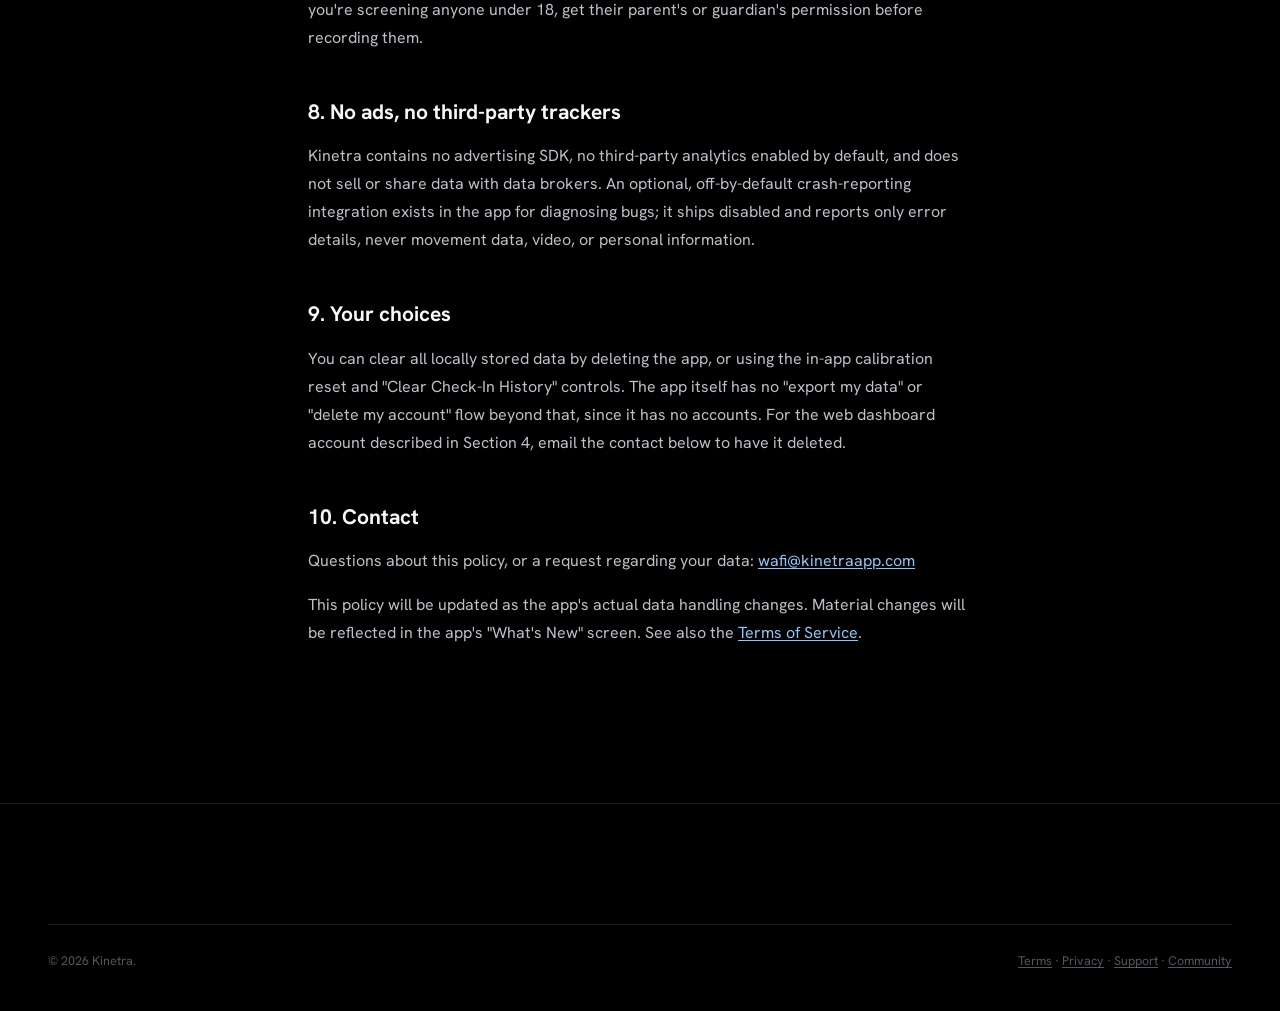
<file: privacy/index.html>
<!DOCTYPE html>
<html lang="en">
<head>
<meta charset="UTF-8" />
<meta name="viewport" content="width=device-width, initial-scale=1.0" />
<title>Kinetra Privacy Policy</title>
<meta name="description" content="Kinetra's Privacy Policy: what data the app collects, what stays on your device, and what (little) ever leaves it." />
<link rel="icon" type="image/png" href="../assets/images/favicon.png" />
<link rel="preconnect" href="https://fonts.googleapis.com" />
<link rel="preconnect" href="https://fonts.gstatic.com" crossorigin />
<link href="https://fonts.googleapis.com/css2?family=Fraunces:ital,wght@0,400;0,500;0,600;1,400;1,500&family=Hanken+Grotesk:wght@400;500;600;700;800&display=swap" rel="stylesheet" />
<link rel="stylesheet" href="../css/style.css" />
<link rel="stylesheet" href="../css/legal.css" />
  <script>try{if(localStorage.getItem("kinetra_dashboard_token_v1"))document.documentElement.classList.add("is-signed-in")}catch(e){}</script>
</head>
<body>

<header class="site-header">
  <div class="wrap nav">
    <a href="../" class="nav-brand">
      <img src="../assets/images/favicon.png" alt="" width="28" height="28" class="nav-logo-mark" />
      Kinetra
    </a>
    <nav class="nav-links">
      <div class="nav-dropdown">
        <button class="nav-dropdown-toggle" type="button" aria-expanded="false">
          Product
          <svg class="nav-chevron" viewBox="0 0 24 24" width="12" height="12" fill="none" stroke="currentColor" stroke-width="2.4" stroke-linecap="round" stroke-linejoin="round"><path d="M6 9l6 6 6-6" /></svg>
        </button>
        <div class="nav-dropdown-menu">
          <a href="../#why">Why Kinetra</a>
          <a href="../#tasks">Task Coverage</a>
          <a href="../#product">Product</a>
          <a href="../#capabilities">Capabilities</a>
          <a href="../#proof">Built in the Open</a>
        </div>
      </div>
      <div class="nav-dropdown">
        <button class="nav-dropdown-toggle" type="button" aria-expanded="false">
          How it Works
          <svg class="nav-chevron" viewBox="0 0 24 24" width="12" height="12" fill="none" stroke="currentColor" stroke-width="2.4" stroke-linecap="round" stroke-linejoin="round"><path d="M6 9l6 6 6-6" /></svg>
        </button>
        <div class="nav-dropdown-menu">
          <a href="../#how">How it Works</a>
          <a href="../#insights">Daily Insights</a>
        </div>
      </div>
      <div class="nav-dropdown">
        <button class="nav-dropdown-toggle" type="button" aria-expanded="false">
          Project
          <svg class="nav-chevron" viewBox="0 0 24 24" width="12" height="12" fill="none" stroke="currentColor" stroke-width="2.4" stroke-linecap="round" stroke-linejoin="round"><path d="M6 9l6 6 6-6" /></svg>
        </button>
        <div class="nav-dropdown-menu">
          <a href="../#roadmap">Roadmap</a>
          <a href="../#status">Status</a>
          <a href="../support/">Support</a>
          <a href="../community/">Kinetra Community</a>
          <a href="../partners/">Partners</a>
          <a href="../security/">Security</a>
        </div>
      </div>
      <a href="../dashboard/">Dashboard</a>
      <div class="nav-mobile-extra">
        <a class="btn btn-secondary nav-signin" data-auth="out" href="../dashboard/">Sign in</a>
        <a class="btn btn-secondary nav-beta-mobile" href="https://apps.apple.com" target="_blank" rel="noopener">Join iOS beta</a>
        <a class="nav-mobile-github" href="https://github.com/wafisharif/kinetra" target="_blank" rel="noopener"><svg viewBox="0 0 24 24" width="16" height="16" fill="currentColor"><path d="M12 2C6.48 2 2 6.58 2 12.25c0 4.53 2.87 8.37 6.84 9.73.5.1.68-.22.68-.49 0-.24-.01-.87-.01-1.71-2.78.62-3.37-1.37-3.37-1.37-.46-1.2-1.11-1.52-1.11-1.52-.91-.64.07-.63.07-.63 1 .07 1.53 1.05 1.53 1.05.89 1.56 2.34 1.11 2.91.85.09-.66.35-1.11.63-1.37-2.22-.26-4.56-1.14-4.56-5.06 0-1.12.39-2.03 1.03-2.75-.1-.26-.45-1.31.1-2.72 0 0 .84-.28 2.75 1.05a9.36 9.36 0 0 1 5 0c1.91-1.33 2.75-1.05 2.75-1.05.55 1.41.2 2.46.1 2.72.64.72 1.03 1.63 1.03 2.75 0 3.93-2.34 4.79-4.57 5.05.36.32.68.94.68 1.9 0 1.37-.01 2.47-.01 2.81 0 .27.18.6.69.49A10.26 10.26 0 0 0 22 12.25C22 6.58 17.52 2 12 2Z"/></svg> View on GitHub</a>
      </div>
    </nav>
    <div class="nav-actions">
      <a class="icon-btn" href="https://github.com/wafisharif/kinetra" target="_blank" rel="noopener" aria-label="GitHub">
        <svg viewBox="0 0 24 24" width="18" height="18" fill="currentColor">
            <path
              d="M12 2C6.48 2 2 6.58 2 12.25c0 4.53 2.87 8.37 6.84 9.73.5.1.68-.22.68-.49 0-.24-.01-.87-.01-1.71-2.78.62-3.37-1.37-3.37-1.37-.46-1.2-1.11-1.52-1.11-1.52-.91-.64.07-.63.07-.63 1 .07 1.53 1.05 1.53 1.05.89 1.56 2.34 1.11 2.91.85.09-.66.35-1.11.63-1.37-2.22-.26-4.56-1.14-4.56-5.06 0-1.12.39-2.03 1.03-2.75-.1-.26-.45-1.31.1-2.72 0 0 .84-.28 2.75 1.05a9.36 9.36 0 0 1 5 0c1.91-1.33 2.75-1.05 2.75-1.05.55 1.41.2 2.46.1 2.72.64.72 1.03 1.63 1.03 2.75 0 3.93-2.34 4.79-4.57 5.05.36.32.68.94.68 1.9 0 1.37-.01 2.47-.01 2.81 0 .27.18.6.69.49A10.26 10.26 0 0 0 22 12.25C22 6.58 17.52 2 12 2Z" />
          </svg>
      </a>
      <a class="nav-text-link nav-beta" href="https://apps.apple.com" target="_blank" rel="noopener">Join iOS beta</a>
      <a class="nav-text-link nav-signin" data-auth="out" href="../dashboard/">Sign in</a>
      <a class="nav-pill nav-signup" data-auth="out" href="../dashboard/?mode=signup">Sign up</a>
      <a class="nav-pill nav-dashboard" data-auth="in" href="../dashboard/">Dashboard</a>
      <button class="nav-toggle" aria-label="Menu">
        <svg viewBox="0 0 24 24" width="20" height="20" fill="none" stroke="currentColor" stroke-width="2">
          <path d="M3 6h18M3 12h18M3 18h18" />
        </svg>
      </button>
    </div>
  </div>
</header>

<main>
  <div class="legal-main">
    <a href="../" class="legal-back">&larr; Back to Kinetra</a>
    <h1>Privacy Policy</h1>
    <div class="legal-meta">Last updated: November 2026</div>

    <div class="legal-callout">
      In one paragraph: Kinetra collects the minimum data needed to compute and show
      you a movement score, keeps almost everything on your own device, and runs no
      ads and no third-party analytics or tracking of any kind. The app itself has no
      account system. The one thing that leaves your device by default is a video clip
      that is sent to Kinetra's own analysis server for processing, deleted immediately after.
      The one <em>optional</em> thing that can leave your device is a small set of
      numbers sent to a third-party AI service, which only occurs if you tap "Ask AI" yourself.
      A separate, optional web dashboard does have its own sign-in accounts. See Section 4.
    </div>

    <ul class="legal-toc">
      <li><a href="#video">Video &amp; camera data</a></li>
      <li><a href="#device">What's stored on your device</a></li>
      <li><a href="#checkins">Daily Check-Ins &amp; Insights</a></li>
      <li><a href="#dashboard-accounts">Web dashboard accounts</a></li>
      <li><a href="#aicoach">AI Coach</a></li>
      <li><a href="#limits">Accuracy limitations</a></li>
      <li><a href="#minors">Data about minors</a></li>
      <li><a href="#ads">No ads, no trackers</a></li>
      <li><a href="#choices">Your choices</a></li>
      <li><a href="#contact">Contact</a></li>
    </ul>

    <h2 id="video">1. Video and camera data</h2>
    <p>When you record a movement check, the video is uploaded to Kinetra's analysis
    server over HTTPS for the sole purpose of running pose estimation and computing
    your result.</p>
    <ul>
      <li>The video file is deleted from the server's disk immediately after processing completes, regardless of whether the analysis succeeds or fails.</li>
      <li>The video is never viewed by a human, never used to train any model, and never shared with, sold to, or disclosed to any third party.</li>
      <li>No video is stored anywhere long-term.</li>
    </ul>

    <h2 id="device">2. What's stored on your device</h2>
    <p>The following is saved only in the app's local storage on your own phone:</p>
    <ul>
      <li>Session results: numeric scores, letter grades, movement type, timestamp, which side (left/right) was recorded, and (if you're using Team Screening) the name typed in for that check.</li>
      <li>Your personalized calibration ranges, if set, separately for each side.</li>
      <li>Quick Test results (Finger Tapping, 4-Meter Walk, and Dual-Task Walk): tap counts and timing, walk times, calculated speed, and the comparison values shown against your own previous attempts.</li>
      <li>Your reminder time preference and Consistency Streak / badge progress.</li>
      <li>A record of whether you've seen onboarding and the current "What's New" screen.</li>
    </ul>
    <p>Nothing is backed up automatically. The app itself has no account system, so if you delete the app or clear its data, this information is gone and Kinetra cannot recover it for you.</p>

    <h2 id="checkins">3. Daily Check-Ins &amp; Insights</h2>
    <p>Kinetra's optional Daily Check-In lets you log a general feeling rating (1&ndash;5) and any sore areas, without recording a video. This is stored only in the app's local storage on your device, exactly like the session results above. It is never uploaded, transmitted to Kinetra's server, or sent to any third party.</p>
    <p>The Insights screen compares your Daily Check-Ins against your recorded session scores (streaks, soreness-vs-score correlation, left/right asymmetry) entirely on your device. Nothing about this computation leaves your phone.</p>

    <h2 id="dashboard-accounts">4. Web dashboard accounts</h2>
    <p>The browser dashboard at kinetraapp.com/dashboard is separate from the mobile app and is the one part of Kinetra with an account system. Creating an account there means giving a name, an email address, and a password, all sent to Kinetra's server over HTTPS. Your password is hashed before it's ever stored, so Kinetra itself cannot see or recover your plain password.</p>
    <p>By default, your dashboard account and the app's on-device data are not connected; the app has no account system of its own, and everything it records stays on your device (see above). If you turn on Web Dashboard Sync from the app's Settings screen and sign in there with the same dashboard account, the app sends a copy of your sessions, check-ins, and calibration to Kinetra's server so the dashboard can show them. Turning that off, or never turning it on, means nothing ever leaves your device this way.</p>
    <p>You can have your dashboard account and its data deleted at any time by emailing the contact below.</p>

    <h2 id="aicoach">5. AI Coach (optional, off unless configured)</h2>
    <p>If enabled, tapping "Ask AI for a Personal Note" sends the following to a third-party AI service: the task name, your most recent numeric score, letter grade, and confidence grade; which side you recorded; whether you've calibrated; and up to your last several numeric scores for that same task, for trend context.</p>
    <p>It never sends: video, raw pose/joint position data, or any personal identifier beyond a task label you may have typed in yourself. This request goes through Kinetra's own server, which holds the access key the AI service needs, so your phone never does. This feature is opt-in per use, and if it hasn't been set up yet, tapping the button just tells you so and sends nothing anywhere.</p>

    <h2 id="limits">6. Known accuracy limitations</h2>
    <p>Because this affects what "your data" actually represents: a single 2D camera cannot fully resolve depth, so movement directly toward or away from the camera is measured less reliably than side-to-side movement. Poor lighting, loose clothing, or a joint leaving the frame all reduce tracking accuracy. Kinetra has not been independently validated against a clinical, marker-based motion-capture system.</p>

    <h2 id="minors">7. Data about minors</h2>
    <p>Kinetra's Team Screening mode lets an adult (a coach or teacher) attach a name to someone else's recorded movement check. The app does not distinguish an adult teammate from a minor, and does not collect a parent's or guardian's consent itself. If you're screening anyone under 18, get their parent's or guardian's permission before recording them.</p>

    <h2 id="ads">8. No ads, no third-party trackers</h2>
    <p>Kinetra contains no advertising SDK, no third-party analytics enabled by default, and does not sell or share data with data brokers. An optional, off-by-default crash-reporting integration exists in the app for diagnosing bugs; it ships disabled and reports only error details, never movement data, video, or personal information.</p>

    <h2 id="choices">9. Your choices</h2>
    <p>You can clear all locally stored data by deleting the app, or using the in-app calibration reset and "Clear Check-In History" controls. The app itself has no "export my data" or "delete my account" flow beyond that, since it has no accounts. For the web dashboard account described in Section 4, email the contact below to have it deleted.</p>

    <h2 id="contact">10. Contact</h2>
    <p>Questions about this policy, or a request regarding your data: <a class="inline-link" href="mailto:wafi@kinetraapp.com">wafi@kinetraapp.com</a></p>
    <p>This policy will be updated as the app's actual data handling changes. Material changes will be reflected in the app's "What's New" screen. See also the <a class="inline-link" href="../terms/">Terms of Service</a>.</p>
  </div>
</main>

<footer class="site-footer">
  <div class="wrap">
    <div class="footer-bottom">
      <span>&copy; 2026 Kinetra.</span>
      <span><a class="inline-link" href="../terms/">Terms</a> &middot; <a class="inline-link" href="../privacy/">Privacy</a> &middot; <a class="inline-link" href="../support/">Support</a> &middot; <a class="inline-link" href="../community/">Community</a></span>
    </div>
  </div>
</footer>

<script src="../js/nav.js"></script>
</body>
</html>
</file>
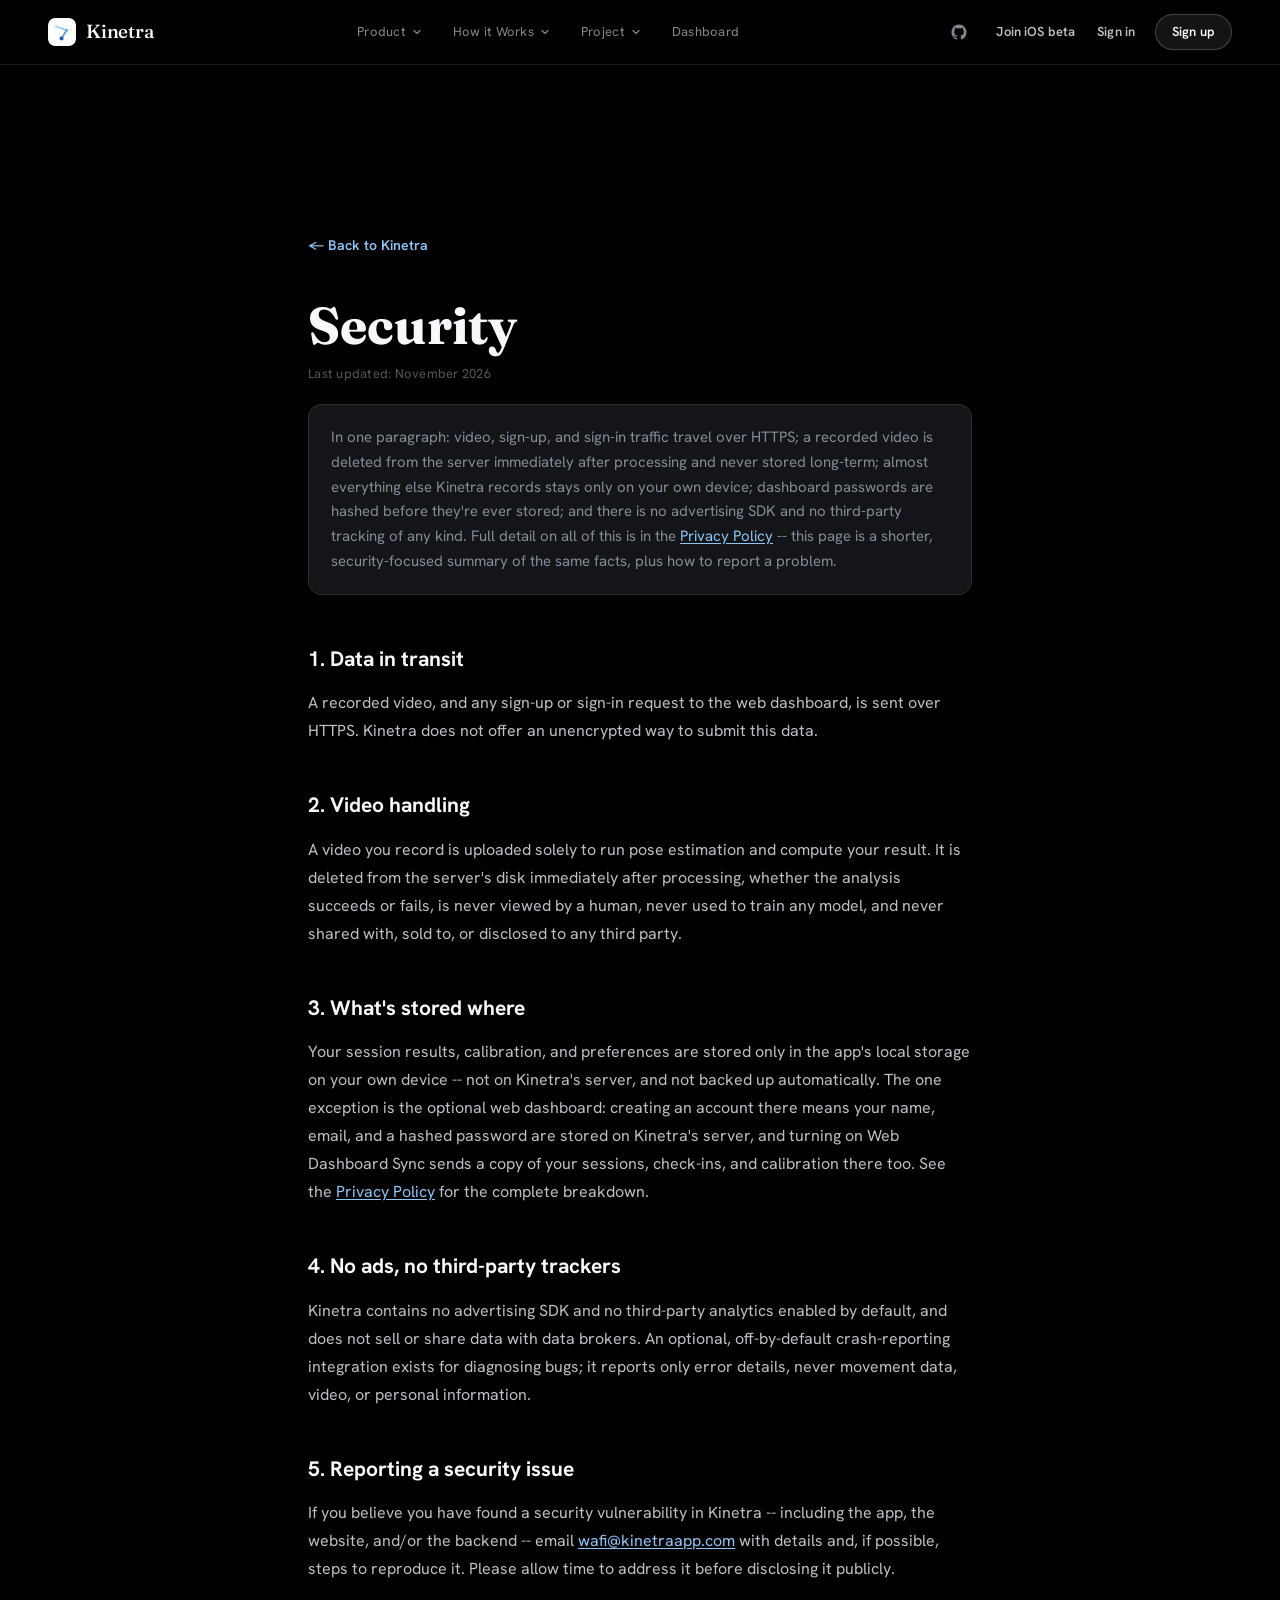
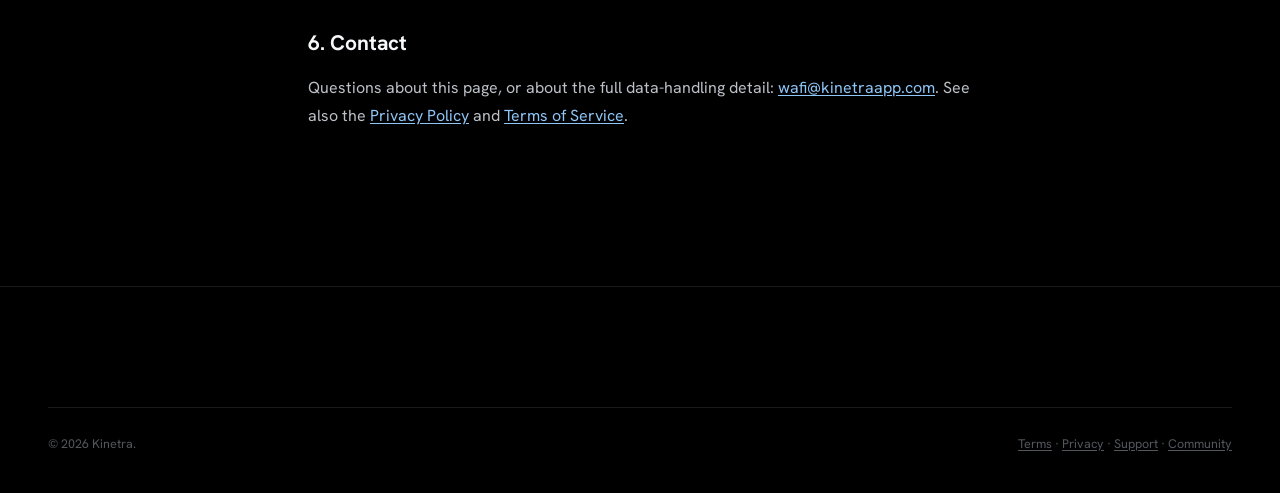
<file: security/index.html>
<!DOCTYPE html>
<html lang="en">
<head>
<meta charset="UTF-8" />
<meta name="viewport" content="width=device-width, initial-scale=1.0" />
<title>Kinetra Security</title>
<meta name="description" content="How Kinetra protects your data: encrypted transfer, immediate deletion of video after processing, hashed passwords, no ads or trackers, and how to report a security issue." />
<link rel="icon" type="image/png" href="../assets/images/favicon.png" />
<link rel="preconnect" href="https://fonts.googleapis.com" />
<link rel="preconnect" href="https://fonts.gstatic.com" crossorigin />
<link href="https://fonts.googleapis.com/css2?family=Fraunces:ital,wght@0,400;0,500;0,600;1,400;1,500&family=Hanken+Grotesk:wght@400;500;600;700;800&display=swap" rel="stylesheet" />
<link rel="stylesheet" href="../css/style.css" />
<link rel="stylesheet" href="../css/legal.css" />
  <script>try{if(localStorage.getItem("kinetra_dashboard_token_v1"))document.documentElement.classList.add("is-signed-in")}catch(e){}</script>
</head>
<body>

<header class="site-header">
  <div class="wrap nav">
    <a href="../" class="nav-brand">
      <img src="../assets/images/favicon.png" alt="" width="28" height="28" class="nav-logo-mark" />
      Kinetra
    </a>
    <nav class="nav-links">
      <div class="nav-dropdown">
        <button class="nav-dropdown-toggle" type="button" aria-expanded="false">
          Product
          <svg class="nav-chevron" viewBox="0 0 24 24" width="12" height="12" fill="none" stroke="currentColor" stroke-width="2.4" stroke-linecap="round" stroke-linejoin="round"><path d="M6 9l6 6 6-6" /></svg>
        </button>
        <div class="nav-dropdown-menu">
          <a href="../#why">Why Kinetra</a>
          <a href="../#tasks">Task Coverage</a>
          <a href="../#product">Product</a>
          <a href="../#capabilities">Capabilities</a>
          <a href="../#proof">Built in the Open</a>
        </div>
      </div>
      <div class="nav-dropdown">
        <button class="nav-dropdown-toggle" type="button" aria-expanded="false">
          How it Works
          <svg class="nav-chevron" viewBox="0 0 24 24" width="12" height="12" fill="none" stroke="currentColor" stroke-width="2.4" stroke-linecap="round" stroke-linejoin="round"><path d="M6 9l6 6 6-6" /></svg>
        </button>
        <div class="nav-dropdown-menu">
          <a href="../#how">How it Works</a>
          <a href="../#insights">Daily Insights</a>
        </div>
      </div>
      <div class="nav-dropdown">
        <button class="nav-dropdown-toggle" type="button" aria-expanded="false">
          Project
          <svg class="nav-chevron" viewBox="0 0 24 24" width="12" height="12" fill="none" stroke="currentColor" stroke-width="2.4" stroke-linecap="round" stroke-linejoin="round"><path d="M6 9l6 6 6-6" /></svg>
        </button>
        <div class="nav-dropdown-menu">
          <a href="../#roadmap">Roadmap</a>
          <a href="../#status">Status</a>
          <a href="../support/">Support</a>
          <a href="../community/">Kinetra Community</a>
          <a href="../partners/">Partners</a>
          <a href="../security/">Security</a>
        </div>
      </div>
      <a href="../dashboard/">Dashboard</a>
      <div class="nav-mobile-extra">
        <a class="btn btn-secondary nav-signin" data-auth="out" href="../dashboard/">Sign in</a>
        <a class="btn btn-secondary nav-beta-mobile" href="https://apps.apple.com" target="_blank" rel="noopener">Join iOS beta</a>
        <a class="nav-mobile-github" href="https://github.com/wafisharif/kinetra" target="_blank" rel="noopener"><svg viewBox="0 0 24 24" width="16" height="16" fill="currentColor"><path d="M12 2C6.48 2 2 6.58 2 12.25c0 4.53 2.87 8.37 6.84 9.73.5.1.68-.22.68-.49 0-.24-.01-.87-.01-1.71-2.78.62-3.37-1.37-3.37-1.37-.46-1.2-1.11-1.52-1.11-1.52-.91-.64.07-.63.07-.63 1 .07 1.53 1.05 1.53 1.05.89 1.56 2.34 1.11 2.91.85.09-.66.35-1.11.63-1.37-2.22-.26-4.56-1.14-4.56-5.06 0-1.12.39-2.03 1.03-2.75-.1-.26-.45-1.31.1-2.72 0 0 .84-.28 2.75 1.05a9.36 9.36 0 0 1 5 0c1.91-1.33 2.75-1.05 2.75-1.05.55 1.41.2 2.46.1 2.72.64.72 1.03 1.63 1.03 2.75 0 3.93-2.34 4.79-4.57 5.05.36.32.68.94.68 1.9 0 1.37-.01 2.47-.01 2.81 0 .27.18.6.69.49A10.26 10.26 0 0 0 22 12.25C22 6.58 17.52 2 12 2Z"/></svg> View on GitHub</a>
      </div>
    </nav>
    <div class="nav-actions">
      <a class="icon-btn" href="https://github.com/wafisharif/kinetra" target="_blank" rel="noopener" aria-label="GitHub">
        <svg viewBox="0 0 24 24" width="18" height="18" fill="currentColor">
            <path
              d="M12 2C6.48 2 2 6.58 2 12.25c0 4.53 2.87 8.37 6.84 9.73.5.1.68-.22.68-.49 0-.24-.01-.87-.01-1.71-2.78.62-3.37-1.37-3.37-1.37-.46-1.2-1.11-1.52-1.11-1.52-.91-.64.07-.63.07-.63 1 .07 1.53 1.05 1.53 1.05.89 1.56 2.34 1.11 2.91.85.09-.66.35-1.11.63-1.37-2.22-.26-4.56-1.14-4.56-5.06 0-1.12.39-2.03 1.03-2.75-.1-.26-.45-1.31.1-2.72 0 0 .84-.28 2.75 1.05a9.36 9.36 0 0 1 5 0c1.91-1.33 2.75-1.05 2.75-1.05.55 1.41.2 2.46.1 2.72.64.72 1.03 1.63 1.03 2.75 0 3.93-2.34 4.79-4.57 5.05.36.32.68.94.68 1.9 0 1.37-.01 2.47-.01 2.81 0 .27.18.6.69.49A10.26 10.26 0 0 0 22 12.25C22 6.58 17.52 2 12 2Z" />
          </svg>
      </a>
      <a class="nav-text-link nav-beta" href="https://apps.apple.com" target="_blank" rel="noopener">Join iOS beta</a>
      <a class="nav-text-link nav-signin" data-auth="out" href="../dashboard/">Sign in</a>
      <a class="nav-pill nav-signup" data-auth="out" href="../dashboard/?mode=signup">Sign up</a>
      <a class="nav-pill nav-dashboard" data-auth="in" href="../dashboard/">Dashboard</a>
      <button class="nav-toggle" aria-label="Menu">
        <svg viewBox="0 0 24 24" width="20" height="20" fill="none" stroke="currentColor" stroke-width="2">
          <path d="M3 6h18M3 12h18M3 18h18" />
        </svg>
      </button>
    </div>
  </div>
</header>

<main>
  <div class="legal-main">
    <a href="../" class="legal-back">&larr; Back to Kinetra</a>
    <h1>Security</h1>
    <div class="legal-meta">Last updated: November 2026</div>

    <div class="legal-callout">
      In one paragraph: video, sign-up, and sign-in traffic travel over HTTPS;
      a recorded video is deleted from the server immediately after processing
      and never stored long-term; almost everything else Kinetra records stays
      only on your own device; dashboard passwords are hashed before they're
      ever stored; and there is no advertising SDK and no third-party tracking
      of any kind. Full detail on all of this is in the
      <a class="inline-link" href="../privacy/">Privacy Policy</a> -- this page
      is a shorter, security-focused summary of the same facts, plus how to
      report a problem.
    </div>

    <h2>1. Data in transit</h2>
    <p>A recorded video, and any sign-up or sign-in request to the web dashboard, is sent over HTTPS. Kinetra does not offer an unencrypted way to submit this data.</p>

    <h2>2. Video handling</h2>
    <p>A video you record is uploaded solely to run pose estimation and compute your result. It is deleted from the server's disk immediately after processing, whether the analysis succeeds or fails, is never viewed by a human, never used to train any model, and never shared with, sold to, or disclosed to any third party.</p>

    <h2>3. What's stored where</h2>
    <p>Your session results, calibration, and preferences are stored only in the app's local storage on your own device -- not on Kinetra's server, and not backed up automatically. The one exception is the optional web dashboard: creating an account there means your name, email, and a hashed password are stored on Kinetra's server, and turning on Web Dashboard Sync sends a copy of your sessions, check-ins, and calibration there too. See the <a class="inline-link" href="../privacy/">Privacy Policy</a> for the complete breakdown.</p>

    <h2>4. No ads, no third-party trackers</h2>
    <p>Kinetra contains no advertising SDK and no third-party analytics enabled by default, and does not sell or share data with data brokers. An optional, off-by-default crash-reporting integration exists for diagnosing bugs; it reports only error details, never movement data, video, or personal information.</p>

    <h2>5. Reporting a security issue</h2>
    <p>If you believe you have found a security vulnerability in Kinetra -- including the app, the website, and/or the backend -- email <a class="inline-link" href="mailto:wafi@kinetraapp.com">wafi@kinetraapp.com</a> with details and, if possible, steps to reproduce it. Please allow time to address it before disclosing it publicly.</p>

    <h2>6. Contact</h2>
    <p>Questions about this page, or about the full data-handling detail: <a class="inline-link" href="mailto:wafi@kinetraapp.com">wafi@kinetraapp.com</a>. See also the <a class="inline-link" href="../privacy/">Privacy Policy</a> and <a class="inline-link" href="../terms/">Terms of Service</a>.</p>
  </div>
</main>

<footer class="site-footer">
  <div class="wrap">
    <div class="footer-bottom">
      <span>&copy; 2026 Kinetra.</span>
      <span><a class="inline-link" href="../terms/">Terms</a> &middot; <a class="inline-link" href="../privacy/">Privacy</a> &middot; <a class="inline-link" href="../support/">Support</a> &middot; <a class="inline-link" href="../community/">Community</a></span>
    </div>
  </div>
</footer>

<script src="../js/nav.js"></script>
</body>
</html>
</file>
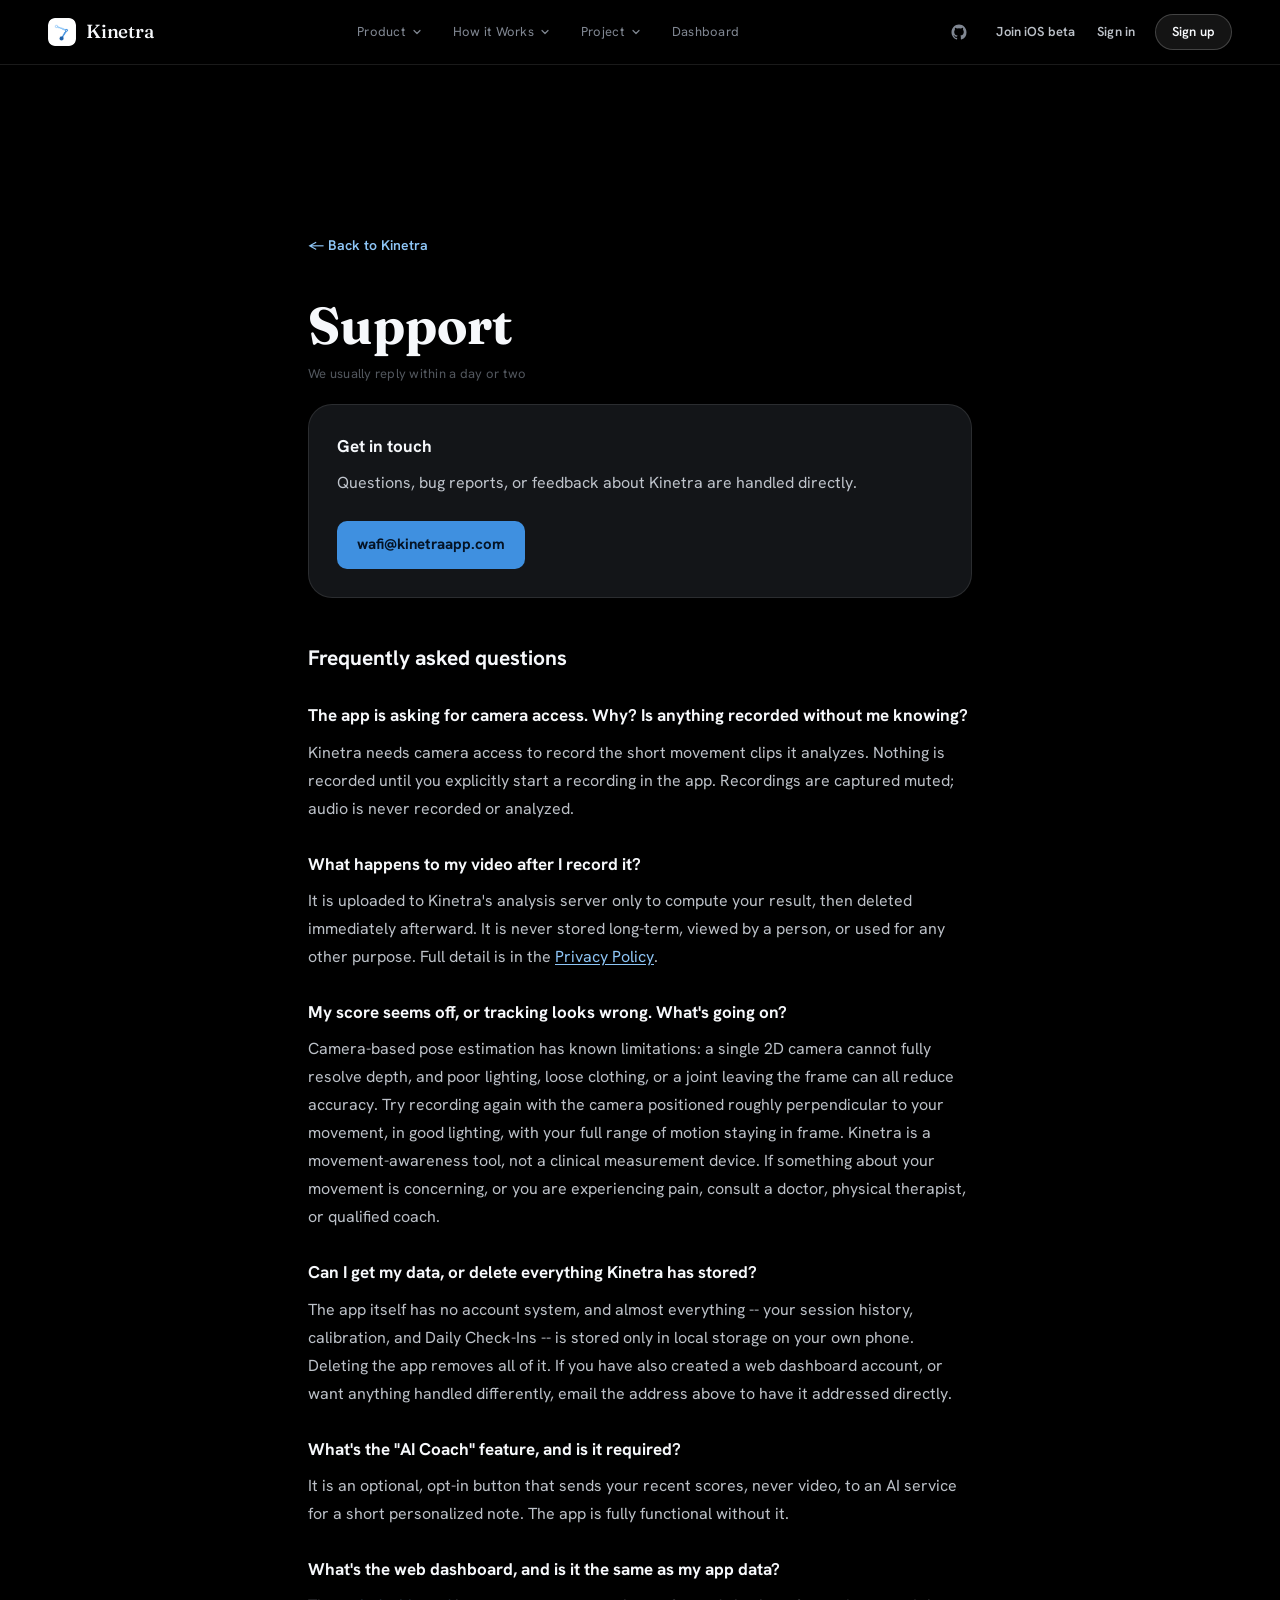
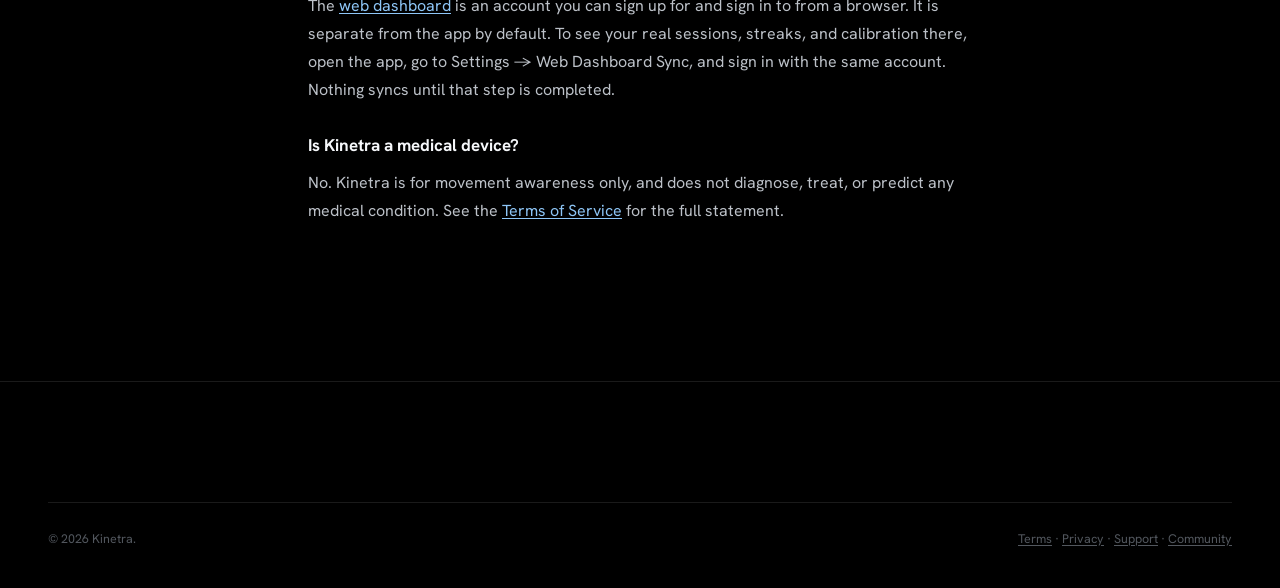
<file: support/index.html>
<!DOCTYPE html>
<html lang="en">
<head>
<meta charset="UTF-8" />
<meta name="viewport" content="width=device-width, initial-scale=1.0" />
<title>Kinetra Support</title>
<meta name="description" content="Get help with Kinetra: how to reach out, and answers to common questions." />
<link rel="icon" type="image/png" href="../assets/images/favicon.png" />
<link rel="preconnect" href="https://fonts.googleapis.com" />
<link rel="preconnect" href="https://fonts.gstatic.com" crossorigin />
<link href="https://fonts.googleapis.com/css2?family=Fraunces:ital,wght@0,400;0,500;0,600;1,400;1,500&family=Hanken+Grotesk:wght@400;500;600;700;800&display=swap" rel="stylesheet" />
<link rel="stylesheet" href="../css/style.css" />
<link rel="stylesheet" href="../css/legal.css" />
  <script>try{if(localStorage.getItem("kinetra_dashboard_token_v1"))document.documentElement.classList.add("is-signed-in")}catch(e){}</script>
</head>
<body>

<header class="site-header">
  <div class="wrap nav">
    <a href="../" class="nav-brand">
      <img src="../assets/images/favicon.png" alt="" width="28" height="28" class="nav-logo-mark" />
      Kinetra
    </a>
    <nav class="nav-links">
      <div class="nav-dropdown">
        <button class="nav-dropdown-toggle" type="button" aria-expanded="false">
          Product
          <svg class="nav-chevron" viewBox="0 0 24 24" width="12" height="12" fill="none" stroke="currentColor" stroke-width="2.4" stroke-linecap="round" stroke-linejoin="round"><path d="M6 9l6 6 6-6" /></svg>
        </button>
        <div class="nav-dropdown-menu">
          <a href="../#why">Why Kinetra</a>
          <a href="../#tasks">Task Coverage</a>
          <a href="../#product">Product</a>
          <a href="../#capabilities">Capabilities</a>
          <a href="../#proof">Built in the Open</a>
        </div>
      </div>
      <div class="nav-dropdown">
        <button class="nav-dropdown-toggle" type="button" aria-expanded="false">
          How it Works
          <svg class="nav-chevron" viewBox="0 0 24 24" width="12" height="12" fill="none" stroke="currentColor" stroke-width="2.4" stroke-linecap="round" stroke-linejoin="round"><path d="M6 9l6 6 6-6" /></svg>
        </button>
        <div class="nav-dropdown-menu">
          <a href="../#how">How it Works</a>
          <a href="../#insights">Daily Insights</a>
        </div>
      </div>
      <div class="nav-dropdown">
        <button class="nav-dropdown-toggle" type="button" aria-expanded="false">
          Project
          <svg class="nav-chevron" viewBox="0 0 24 24" width="12" height="12" fill="none" stroke="currentColor" stroke-width="2.4" stroke-linecap="round" stroke-linejoin="round"><path d="M6 9l6 6 6-6" /></svg>
        </button>
        <div class="nav-dropdown-menu">
          <a href="../#roadmap">Roadmap</a>
          <a href="../#status">Status</a>
          <a href="../support/">Support</a>
          <a href="../community/">Kinetra Community</a>
          <a href="../partners/">Partners</a>
          <a href="../security/">Security</a>
        </div>
      </div>
      <a href="../dashboard/">Dashboard</a>
      <div class="nav-mobile-extra">
        <a class="btn btn-secondary nav-signin" data-auth="out" href="../dashboard/">Sign in</a>
        <a class="btn btn-secondary nav-beta-mobile" href="https://apps.apple.com" target="_blank" rel="noopener">Join iOS beta</a>
        <a class="nav-mobile-github" href="https://github.com/wafisharif/kinetra" target="_blank" rel="noopener"><svg viewBox="0 0 24 24" width="16" height="16" fill="currentColor"><path d="M12 2C6.48 2 2 6.58 2 12.25c0 4.53 2.87 8.37 6.84 9.73.5.1.68-.22.68-.49 0-.24-.01-.87-.01-1.71-2.78.62-3.37-1.37-3.37-1.37-.46-1.2-1.11-1.52-1.11-1.52-.91-.64.07-.63.07-.63 1 .07 1.53 1.05 1.53 1.05.89 1.56 2.34 1.11 2.91.85.09-.66.35-1.11.63-1.37-2.22-.26-4.56-1.14-4.56-5.06 0-1.12.39-2.03 1.03-2.75-.1-.26-.45-1.31.1-2.72 0 0 .84-.28 2.75 1.05a9.36 9.36 0 0 1 5 0c1.91-1.33 2.75-1.05 2.75-1.05.55 1.41.2 2.46.1 2.72.64.72 1.03 1.63 1.03 2.75 0 3.93-2.34 4.79-4.57 5.05.36.32.68.94.68 1.9 0 1.37-.01 2.47-.01 2.81 0 .27.18.6.69.49A10.26 10.26 0 0 0 22 12.25C22 6.58 17.52 2 12 2Z"/></svg> View on GitHub</a>
      </div>
    </nav>
    <div class="nav-actions">
      <a class="icon-btn" href="https://github.com/wafisharif/kinetra" target="_blank" rel="noopener" aria-label="GitHub">
        <svg viewBox="0 0 24 24" width="18" height="18" fill="currentColor">
            <path
              d="M12 2C6.48 2 2 6.58 2 12.25c0 4.53 2.87 8.37 6.84 9.73.5.1.68-.22.68-.49 0-.24-.01-.87-.01-1.71-2.78.62-3.37-1.37-3.37-1.37-.46-1.2-1.11-1.52-1.11-1.52-.91-.64.07-.63.07-.63 1 .07 1.53 1.05 1.53 1.05.89 1.56 2.34 1.11 2.91.85.09-.66.35-1.11.63-1.37-2.22-.26-4.56-1.14-4.56-5.06 0-1.12.39-2.03 1.03-2.75-.1-.26-.45-1.31.1-2.72 0 0 .84-.28 2.75 1.05a9.36 9.36 0 0 1 5 0c1.91-1.33 2.75-1.05 2.75-1.05.55 1.41.2 2.46.1 2.72.64.72 1.03 1.63 1.03 2.75 0 3.93-2.34 4.79-4.57 5.05.36.32.68.94.68 1.9 0 1.37-.01 2.47-.01 2.81 0 .27.18.6.69.49A10.26 10.26 0 0 0 22 12.25C22 6.58 17.52 2 12 2Z" />
          </svg>
      </a>
      <a class="nav-text-link nav-beta" href="https://apps.apple.com" target="_blank" rel="noopener">Join iOS beta</a>
      <a class="nav-text-link nav-signin" data-auth="out" href="../dashboard/">Sign in</a>
      <a class="nav-pill nav-signup" data-auth="out" href="../dashboard/?mode=signup">Sign up</a>
      <a class="nav-pill nav-dashboard" data-auth="in" href="../dashboard/">Dashboard</a>
      <button class="nav-toggle" aria-label="Menu">
        <svg viewBox="0 0 24 24" width="20" height="20" fill="none" stroke="currentColor" stroke-width="2">
          <path d="M3 6h18M3 12h18M3 18h18" />
        </svg>
      </button>
    </div>
  </div>
</header>

<main>
  <div class="legal-main">
    <a href="../" class="legal-back">&larr; Back to Kinetra</a>
    <h1>Support</h1>
    <div class="legal-meta">We usually reply within a day or two</div>

    <div class="support-card">
      <h3>Get in touch</h3>
      <p>Questions, bug reports, or feedback about Kinetra are handled directly.</p>
      <a class="support-email" href="mailto:wafi@kinetraapp.com">wafi@kinetraapp.com</a>
    </div>

    <h2>Frequently asked questions</h2>

    <h3>The app is asking for camera access. Why? Is anything recorded without me knowing?</h3>
    <p>Kinetra needs camera access to record the short movement clips it analyzes. Nothing is recorded until you explicitly start a recording in the app. Recordings are captured muted; audio is never recorded or analyzed.</p>

    <h3>What happens to my video after I record it?</h3>
    <p>It is uploaded to Kinetra's analysis server only to compute your result, then deleted immediately afterward. It is never stored long-term, viewed by a person, or used for any other purpose. Full detail is in the <a class="inline-link" href="../privacy/">Privacy Policy</a>.</p>

    <h3>My score seems off, or tracking looks wrong. What's going on?</h3>
    <p>Camera-based pose estimation has known limitations: a single 2D camera cannot fully resolve depth, and poor lighting, loose clothing, or a joint leaving the frame can all reduce accuracy. Try recording again with the camera positioned roughly perpendicular to your movement, in good lighting, with your full range of motion staying in frame. Kinetra is a movement-awareness tool, not a clinical measurement device. If something about your movement is concerning, or you are experiencing pain, consult a doctor, physical therapist, or qualified coach.</p>

    <h3>Can I get my data, or delete everything Kinetra has stored?</h3>
    <p>The app itself has no account system, and almost everything -- your session history, calibration, and Daily Check-Ins -- is stored only in local storage on your own phone. Deleting the app removes all of it. If you have also created a web dashboard account, or want anything handled differently, email the address above to have it addressed directly.</p>

    <h3>What's the "AI Coach" feature, and is it required?</h3>
    <p>It is an optional, opt-in button that sends your recent scores, never video, to an AI service for a short personalized note. The app is fully functional without it.</p>

    <h3>What's the web dashboard, and is it the same as my app data?</h3>
    <p>The <a class="inline-link" href="../dashboard/">web dashboard</a> is an account you can sign up for and sign in to from a browser. It is separate from the app by default. To see your real sessions, streaks, and calibration there, open the app, go to Settings &rarr; Web Dashboard Sync, and sign in with the same account. Nothing syncs until that step is completed.</p>

    <h3>Is Kinetra a medical device?</h3>
    <p>No. Kinetra is for movement awareness only, and does not diagnose, treat, or predict any medical condition. See the <a class="inline-link" href="../terms/">Terms of Service</a> for the full statement.</p>

  </div>
</main>

<footer class="site-footer">
  <div class="wrap">
    <div class="footer-bottom">
      <span>&copy; 2026 Kinetra.</span>
      <span><a class="inline-link" href="../terms/">Terms</a> &middot; <a class="inline-link" href="../privacy/">Privacy</a> &middot; <a class="inline-link" href="../support/">Support</a> &middot; <a class="inline-link" href="../community/">Community</a></span>
    </div>
  </div>
</footer>

<script src="../js/nav.js"></script>
</body>
</html>
</file>
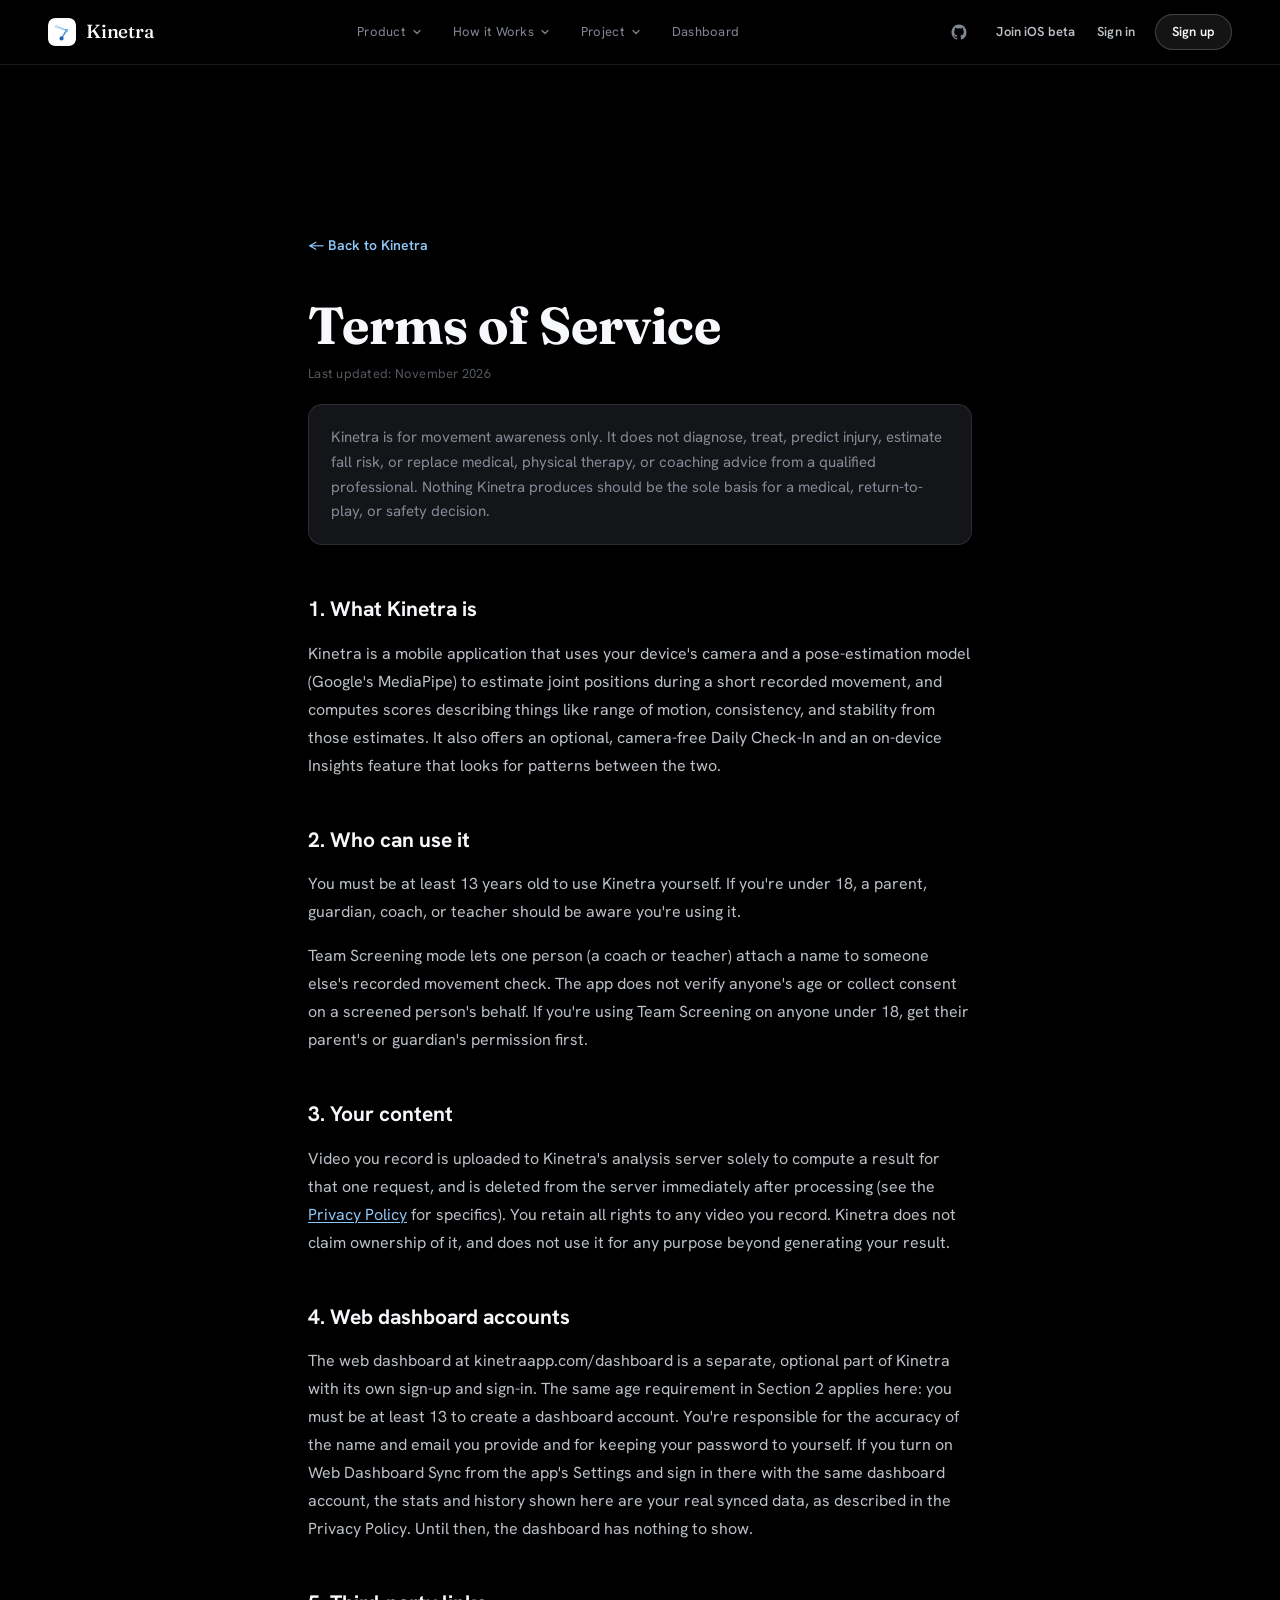
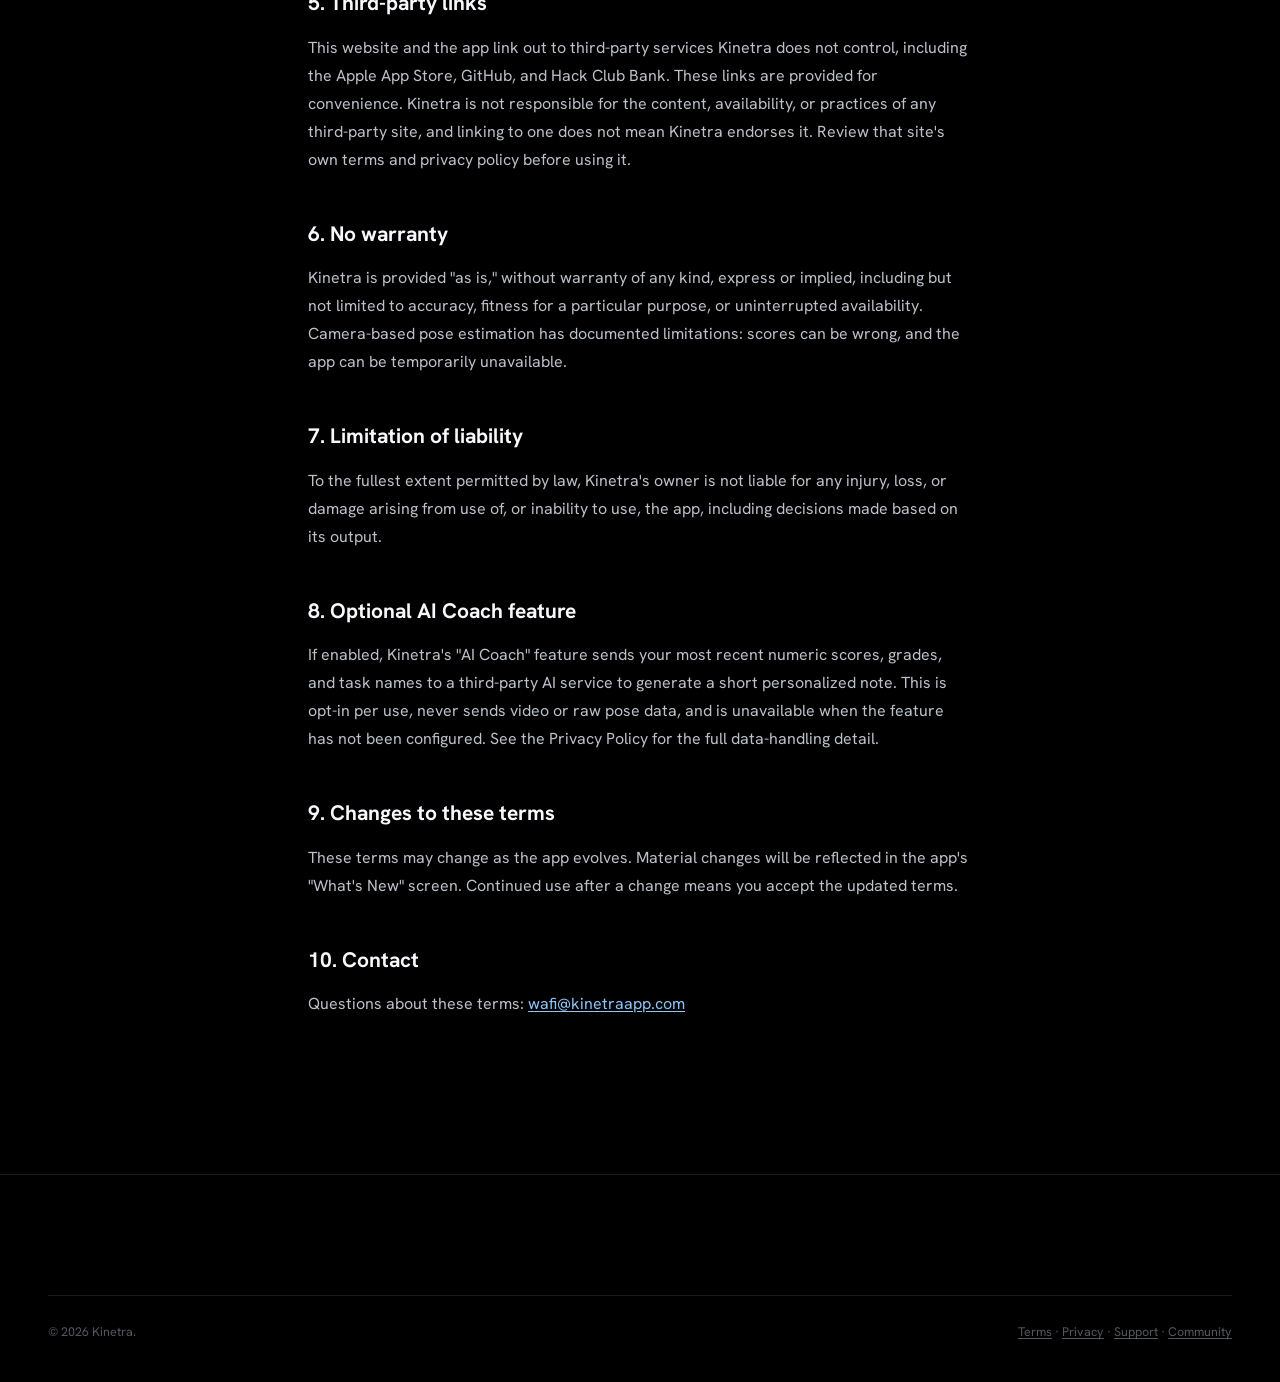
<file: terms/index.html>
<!DOCTYPE html>
<html lang="en">
<head>
<meta charset="UTF-8" />
<meta name="viewport" content="width=device-width, initial-scale=1.0" />
<title>Kinetra Terms of Service</title>
<meta name="description" content="Kinetra's Terms of Service: what the app is, who can use it, and the limits of what it claims to do." />
<link rel="icon" type="image/png" href="../assets/images/favicon.png" />
<link rel="preconnect" href="https://fonts.googleapis.com" />
<link rel="preconnect" href="https://fonts.gstatic.com" crossorigin />
<link href="https://fonts.googleapis.com/css2?family=Fraunces:ital,wght@0,400;0,500;0,600;1,400;1,500&family=Hanken+Grotesk:wght@400;500;600;700;800&display=swap" rel="stylesheet" />
<link rel="stylesheet" href="../css/style.css" />
<link rel="stylesheet" href="../css/legal.css" />
  <script>try{if(localStorage.getItem("kinetra_dashboard_token_v1"))document.documentElement.classList.add("is-signed-in")}catch(e){}</script>
</head>
<body>

<header class="site-header">
  <div class="wrap nav">
    <a href="../" class="nav-brand">
      <img src="../assets/images/favicon.png" alt="" width="28" height="28" class="nav-logo-mark" />
      Kinetra
    </a>
    <nav class="nav-links">
      <div class="nav-dropdown">
        <button class="nav-dropdown-toggle" type="button" aria-expanded="false">
          Product
          <svg class="nav-chevron" viewBox="0 0 24 24" width="12" height="12" fill="none" stroke="currentColor" stroke-width="2.4" stroke-linecap="round" stroke-linejoin="round"><path d="M6 9l6 6 6-6" /></svg>
        </button>
        <div class="nav-dropdown-menu">
          <a href="../#why">Why Kinetra</a>
          <a href="../#tasks">Task Coverage</a>
          <a href="../#product">Product</a>
          <a href="../#capabilities">Capabilities</a>
          <a href="../#proof">Built in the Open</a>
        </div>
      </div>
      <div class="nav-dropdown">
        <button class="nav-dropdown-toggle" type="button" aria-expanded="false">
          How it Works
          <svg class="nav-chevron" viewBox="0 0 24 24" width="12" height="12" fill="none" stroke="currentColor" stroke-width="2.4" stroke-linecap="round" stroke-linejoin="round"><path d="M6 9l6 6 6-6" /></svg>
        </button>
        <div class="nav-dropdown-menu">
          <a href="../#how">How it Works</a>
          <a href="../#insights">Daily Insights</a>
        </div>
      </div>
      <div class="nav-dropdown">
        <button class="nav-dropdown-toggle" type="button" aria-expanded="false">
          Project
          <svg class="nav-chevron" viewBox="0 0 24 24" width="12" height="12" fill="none" stroke="currentColor" stroke-width="2.4" stroke-linecap="round" stroke-linejoin="round"><path d="M6 9l6 6 6-6" /></svg>
        </button>
        <div class="nav-dropdown-menu">
          <a href="../#roadmap">Roadmap</a>
          <a href="../#status">Status</a>
          <a href="../support/">Support</a>
          <a href="../community/">Kinetra Community</a>
          <a href="../partners/">Partners</a>
          <a href="../security/">Security</a>
        </div>
      </div>
      <a href="../dashboard/">Dashboard</a>
      <div class="nav-mobile-extra">
        <a class="btn btn-secondary nav-signin" data-auth="out" href="../dashboard/">Sign in</a>
        <a class="btn btn-secondary nav-beta-mobile" href="https://apps.apple.com" target="_blank" rel="noopener">Join iOS beta</a>
        <a class="nav-mobile-github" href="https://github.com/wafisharif/kinetra" target="_blank" rel="noopener"><svg viewBox="0 0 24 24" width="16" height="16" fill="currentColor"><path d="M12 2C6.48 2 2 6.58 2 12.25c0 4.53 2.87 8.37 6.84 9.73.5.1.68-.22.68-.49 0-.24-.01-.87-.01-1.71-2.78.62-3.37-1.37-3.37-1.37-.46-1.2-1.11-1.52-1.11-1.52-.91-.64.07-.63.07-.63 1 .07 1.53 1.05 1.53 1.05.89 1.56 2.34 1.11 2.91.85.09-.66.35-1.11.63-1.37-2.22-.26-4.56-1.14-4.56-5.06 0-1.12.39-2.03 1.03-2.75-.1-.26-.45-1.31.1-2.72 0 0 .84-.28 2.75 1.05a9.36 9.36 0 0 1 5 0c1.91-1.33 2.75-1.05 2.75-1.05.55 1.41.2 2.46.1 2.72.64.72 1.03 1.63 1.03 2.75 0 3.93-2.34 4.79-4.57 5.05.36.32.68.94.68 1.9 0 1.37-.01 2.47-.01 2.81 0 .27.18.6.69.49A10.26 10.26 0 0 0 22 12.25C22 6.58 17.52 2 12 2Z"/></svg> View on GitHub</a>
      </div>
    </nav>
    <div class="nav-actions">
      <a class="icon-btn" href="https://github.com/wafisharif/kinetra" target="_blank" rel="noopener" aria-label="GitHub">
        <svg viewBox="0 0 24 24" width="18" height="18" fill="currentColor">
            <path
              d="M12 2C6.48 2 2 6.58 2 12.25c0 4.53 2.87 8.37 6.84 9.73.5.1.68-.22.68-.49 0-.24-.01-.87-.01-1.71-2.78.62-3.37-1.37-3.37-1.37-.46-1.2-1.11-1.52-1.11-1.52-.91-.64.07-.63.07-.63 1 .07 1.53 1.05 1.53 1.05.89 1.56 2.34 1.11 2.91.85.09-.66.35-1.11.63-1.37-2.22-.26-4.56-1.14-4.56-5.06 0-1.12.39-2.03 1.03-2.75-.1-.26-.45-1.31.1-2.72 0 0 .84-.28 2.75 1.05a9.36 9.36 0 0 1 5 0c1.91-1.33 2.75-1.05 2.75-1.05.55 1.41.2 2.46.1 2.72.64.72 1.03 1.63 1.03 2.75 0 3.93-2.34 4.79-4.57 5.05.36.32.68.94.68 1.9 0 1.37-.01 2.47-.01 2.81 0 .27.18.6.69.49A10.26 10.26 0 0 0 22 12.25C22 6.58 17.52 2 12 2Z" />
          </svg>
      </a>
      <a class="nav-text-link nav-beta" href="https://apps.apple.com" target="_blank" rel="noopener">Join iOS beta</a>
      <a class="nav-text-link nav-signin" data-auth="out" href="../dashboard/">Sign in</a>
      <a class="nav-pill nav-signup" data-auth="out" href="../dashboard/?mode=signup">Sign up</a>
      <a class="nav-pill nav-dashboard" data-auth="in" href="../dashboard/">Dashboard</a>
      <button class="nav-toggle" aria-label="Menu">
        <svg viewBox="0 0 24 24" width="20" height="20" fill="none" stroke="currentColor" stroke-width="2">
          <path d="M3 6h18M3 12h18M3 18h18" />
        </svg>
      </button>
    </div>
  </div>
</header>

<main>
  <div class="legal-main">
    <a href="../" class="legal-back">&larr; Back to Kinetra</a>
    <h1>Terms of Service</h1>
    <div class="legal-meta">Last updated: November 2026</div>

    <div class="legal-callout">
      Kinetra is for movement awareness only. It does not diagnose, treat, predict
      injury, estimate fall risk, or replace medical, physical therapy, or coaching
      advice from a qualified professional. Nothing Kinetra produces should be the
      sole basis for a medical, return-to-play, or safety decision.
    </div>

    <h2>1. What Kinetra is</h2>
    <p>Kinetra is a mobile application that uses your device's camera and a pose-estimation model (Google's MediaPipe) to estimate joint positions during a short recorded movement, and computes scores describing things like range of motion, consistency, and stability from those estimates. It also offers an optional, camera-free Daily Check-In and an on-device Insights feature that looks for patterns between the two.</p>

    <h2>2. Who can use it</h2>
    <p>You must be at least 13 years old to use Kinetra yourself. If you're under 18, a parent, guardian, coach, or teacher should be aware you're using it.</p>
    <p>Team Screening mode lets one person (a coach or teacher) attach a name to someone else's recorded movement check. The app does not verify anyone's age or collect consent on a screened person's behalf. If you're using Team Screening on anyone under 18, get their parent's or guardian's permission first.</p>

    <h2>3. Your content</h2>
    <p>Video you record is uploaded to Kinetra's analysis server solely to compute a result for that one request, and is deleted from the server immediately after processing (see the <a class="inline-link" href="../privacy/">Privacy Policy</a> for specifics). You retain all rights to any video you record. Kinetra does not claim ownership of it, and does not use it for any purpose beyond generating your result.</p>

    <h2>4. Web dashboard accounts</h2>
    <p>The web dashboard at kinetraapp.com/dashboard is a separate, optional part of Kinetra with its own sign-up and sign-in. The same age requirement in Section 2 applies here: you must be at least 13 to create a dashboard account. You're responsible for the accuracy of the name and email you provide and for keeping your password to yourself. If you turn on Web Dashboard Sync from the app's Settings and sign in there with the same dashboard account, the stats and history shown here are your real synced data, as described in the Privacy Policy. Until then, the dashboard has nothing to show.</p>

    <h2>5. Third-party links</h2>
    <p>This website and the app link out to third-party services Kinetra does not control, including the Apple App Store, GitHub, and Hack Club Bank. These links are provided for convenience. Kinetra is not responsible for the content, availability, or practices of any third-party site, and linking to one does not mean Kinetra endorses it. Review that site's own terms and privacy policy before using it.</p>

    <h2>6. No warranty</h2>
    <p>Kinetra is provided "as is," without warranty of any kind, express or implied, including but not limited to accuracy, fitness for a particular purpose, or uninterrupted availability. Camera-based pose estimation has documented limitations: scores can be wrong, and the app can be temporarily unavailable.</p>

    <h2>7. Limitation of liability</h2>
    <p>To the fullest extent permitted by law, Kinetra's owner is not liable for any injury, loss, or damage arising from use of, or inability to use, the app, including decisions made based on its output.</p>

    <h2>8. Optional AI Coach feature</h2>
    <p>If enabled, Kinetra's "AI Coach" feature sends your most recent numeric scores, grades, and task names to a third-party AI service to generate a short personalized note. This is opt-in per use, never sends video or raw pose data, and is unavailable when the feature has not been configured. See the Privacy Policy for the full data-handling detail.</p>

    <h2>9. Changes to these terms</h2>
    <p>These terms may change as the app evolves. Material changes will be reflected in the app's "What's New" screen. Continued use after a change means you accept the updated terms.</p>

    <h2>10. Contact</h2>
    <p>Questions about these terms: <a class="inline-link" href="mailto:wafi@kinetraapp.com">wafi@kinetraapp.com</a></p>
  </div>
</main>

<footer class="site-footer">
  <div class="wrap">
    <div class="footer-bottom">
      <span>&copy; 2026 Kinetra.</span>
      <span><a class="inline-link" href="../terms/">Terms</a> &middot; <a class="inline-link" href="../privacy/">Privacy</a> &middot; <a class="inline-link" href="../support/">Support</a> &middot; <a class="inline-link" href="../community/">Community</a></span>
    </div>
  </div>
</footer>

<script src="../js/nav.js"></script>
</body>
</html>
</file>
<file: css/style.css>
/* ==========================================================================
   Kinetra — marketing site
   ========================================================================== */

:root {
  /* ---- surfaces ---- */
  --surface-base: #000000;
  --surface-1: #131518;
  --surface-2: #1b1e22;
  --surface-card: #131518;
  --surface-card-hover: #1c1f24;
  --line-soft: rgba(255, 255, 255, 0.1);
  --line-strong: rgba(255, 255, 255, 0.2);
  --scrim: rgba(0, 0, 0, 0.55);

  /* ---- text ---- */
  --ink-strong: #f6f8fb;
  --ink-body: rgba(224, 230, 238, 0.84);
  --ink-muted: rgba(164, 173, 187, 0.78);
  --ink-faint: rgba(164, 173, 187, 0.5);

  /* ---- brand (from the real Kinetra app icon) ---- */
  --brand: #8ec6f7;
  --brand-strong: #3f90e0;
  --brand-deep: #1c5fa8;
  --brand-soft: #eaf4ff;
  --brand-glow: rgba(142, 198, 247, 0.32);

  /* ---- secondary accents (mirrors the app's own status colors) ---- */
  --accent-teal: #7fe0c8;
  --accent-teal-deep: #2f9c80;
  --accent-violet: #b3a6ff;
  --accent-amber: #f5c97b;
  --accent-coral: #ff9d9d;

  /* ---- type ----
     Fraunces for display: a warm, characterful serif with real ink-trap
     personality (not the Instrument-Serif-italic-accent-word look that's
     become the default "generated startup site" formula). Hanken Grotesk
     for body/UI text in place of a generic grotesk. No separate monospace
     family: labels, tags, and numbers that used to borrow a "techy" mono
     typeface for texture now just use the body font with real weight and
     tracking -- a monospace face belongs to literal code, not to a rehab
     app's section labels. */
  --font-display: "Fraunces", Georgia, "Times New Roman", serif;
  --font-body: "Hanken Grotesk", -apple-system, BlinkMacSystemFont, "Segoe UI", sans-serif;

  --fs-eyebrow: 12.5px;
  --fs-micro: 11px;
  --tracking-eyebrow: 0.07em;
  --tracking-micro: 0.05em;

  --fs-cta: clamp(40px, 6vw, 84px);
  --fs-section: clamp(32px, 5vw, 60px);
  --fs-subheading: clamp(22px, 2.6vw, 34px);

  /* ---- shape / layout ----
     One restrained radius scale used everywhere instead of defaulting to
     a full 999px capsule for every button, tag, and badge -- the single
     most recognizable "generated SaaS template" shape. Pills are kept only
     for the couple of places a true pill/segmented-control reads better
     (see --radius-pill's remaining uses). */
  --radius-control: 10px;
  --radius-card: 14px;
  --radius-card-lg: 24px;
  --radius-pill: 999px;
  --content-max: 1280px;
  --section-inline: 48px;
  --section-block: 140px;
}

@media (max-width: 720px) {
  :root {
    --section-inline: 20px;
    --section-block: 84px;
  }
}

/* ---- reset ---- */
* {
  box-sizing: border-box;
}

html {
  scroll-behavior: smooth;
}

body {
  margin: 0;
  background: var(--surface-base);
  color: var(--ink-body);
  font-family: var(--font-body);
  font-size: 16px;
  line-height: 1.55;
  -webkit-font-smoothing: antialiased;
}

img,
svg,
canvas {
  display: block;
  max-width: 100%;
}

a {
  color: inherit;
  text-decoration: none;
}

button {
  font: inherit;
  cursor: pointer;
  background: none;
  border: none;
  color: inherit;
}

ul {
  margin: 0;
  padding: 0;
  list-style: none;
}

h1,
h2,
h3,
h4,
p {
  margin: 0;
}

.wrap {
  max-width: var(--content-max);
  margin: 0 auto;
  padding-inline: var(--section-inline);
}

.eyebrow {
  display: inline-block;
  font-family: var(--font-body);
  font-weight: 700;
  font-size: var(--fs-eyebrow);
  letter-spacing: var(--tracking-eyebrow);
  text-transform: uppercase;
  color: var(--brand);
}

.micro-label {
  font-family: var(--font-body);
  font-weight: 600;
  font-size: var(--fs-micro);
  letter-spacing: var(--tracking-micro);
  text-transform: uppercase;
  color: var(--ink-muted);
}

section {
  padding-block: var(--section-block);
  position: relative;
}

section.tight {
  padding-block: calc(var(--section-block) * 0.55);
}

.section-head {
  max-width: 640px;
  margin-bottom: 56px;
}

.section-head h2,
.section-head h1 {
  font-family: var(--font-display);
  font-weight: 400;
  font-size: var(--fs-section);
  color: var(--ink-strong);
  letter-spacing: -0.01em;
  margin-top: 14px;
}

.section-head p {
  margin-top: 18px;
  color: var(--ink-muted);
  font-size: 16px;
  max-width: 52ch;
}

.section-head.center {
  margin-inline: auto;
  text-align: center;
}

.section-head.center p {
  margin-inline: auto;
}

em.accent {
  font-style: italic;
  color: var(--brand);
}

/* ---- reveal-on-scroll ----
   Content is visible by default (progressive enhancement): only browsers
   that ran the inline head script AND support IntersectionObserver ever
   hide a .reveal element, so no-JS visitors, crawlers, and full-page
   screenshot/print tools always see full content. */
.reveal {
  opacity: 1;
  transform: none;
}

html.js-reveal .reveal {
  opacity: 0;
  transform: translateY(18px);
  transition: opacity 0.7s ease, transform 0.7s ease;
}

html.js-reveal .reveal.is-visible {
  opacity: 1;
  transform: none;
}

/* ==========================================================================
   Announcement banner
   ========================================================================== */
.banner {
  display: flex;
  align-items: center;
  justify-content: center;
  gap: 10px;
  flex-wrap: wrap;
  padding: 10px var(--section-inline);
  background: var(--surface-1);
  border-bottom: 1px solid var(--line-soft);
  font-size: 13px;
  color: var(--ink-muted);
  text-align: center;
}

.banner strong {
  color: var(--brand);
  font-weight: 700;
  font-size: 13px;
}

.banner a {
  color: var(--ink-strong);
  display: inline-flex;
  align-items: center;
  gap: 4px;
  border-bottom: 1px solid var(--line-strong);
}

/* ==========================================================================
   Nav
   ========================================================================== */
.site-header {
  position: sticky;
  top: 0;
  z-index: 50;
  background: rgba(0, 0, 0, 0.72);
  backdrop-filter: blur(14px);
  border-bottom: 1px solid var(--line-soft);
}

.nav {
  display: flex;
  align-items: center;
  justify-content: space-between;
  height: 64px;
}

.nav-brand {
  display: flex;
  align-items: center;
  gap: 10px;
  color: var(--ink-strong);
  font-family: var(--font-display);
  font-weight: 500;
  font-size: 19px;
  letter-spacing: -0.01em;
}

.nav-brand svg {
  width: 24px;
  height: 24px;
}

.nav-brand .nav-logo-mark {
  width: 28px;
  height: 28px;
  border-radius: 7px;
  display: block;
}

.nav-links {
  display: flex;
  align-items: center;
  gap: 30px;
}

.nav-links a {
  font-size: 13px;
  letter-spacing: 0.02em;
  color: var(--ink-muted);
  transition: color 0.2s ease;
}

.nav-links a:hover {
  color: var(--ink-strong);
}

.nav-actions {
  display: flex;
  align-items: center;
  gap: 18px;
}

.icon-btn {
  width: 34px;
  height: 34px;
  display: grid;
  place-items: center;
  border-radius: var(--radius-control);
  color: var(--ink-muted);
  transition: background 0.2s ease, color 0.2s ease;
}

.icon-btn:hover {
  background: var(--surface-2);
  color: var(--ink-strong);
}

/* Extra Sign in / GitHub entries shown only inside the mobile hamburger
   menu (see the @media (max-width: 720px) block below). On desktop these
   already have their own place in .nav-actions, so this stays hidden
   there -- it only exists to keep both reachable on narrow screens, where
   .nav-actions does not have room for every button at once. */
.nav-mobile-extra {
  display: none;
}

.nav-toggle {
  display: none;
}

/* Nav dropdowns: click-to-open groups (Product / How it Works / Project),
   replacing what used to be flat individual links. Click rather than hover
   so the same markup and JS work for mouse, touch, and keyboard alike. */
.nav-dropdown {
  position: relative;
}

.nav-dropdown-toggle {
  display: flex;
  align-items: center;
  gap: 5px;
  font-family: var(--font-body);
  font-size: 13px;
  letter-spacing: 0.02em;
  color: var(--ink-muted);
  background: none;
  border: none;
  cursor: pointer;
  padding: 0;
  transition: color 0.2s ease;
}

.nav-dropdown-toggle:hover {
  color: var(--ink-strong);
}

.nav-dropdown.is-open .nav-dropdown-toggle {
  color: var(--ink-strong);
}

.nav-chevron {
  flex-shrink: 0;
  transition: transform 0.2s ease;
}

.nav-dropdown.is-open .nav-chevron {
  transform: rotate(180deg);
}

.nav-dropdown-menu {
  display: none;
  flex-direction: column;
  gap: 2px;
  position: absolute;
  top: 100%;
  left: 50%;
  transform: translateX(-50%);
  margin-top: 18px;
  min-width: 190px;
  padding: 10px;
  background: #0a0b0d;
  border: 1px solid var(--line-soft);
  border-radius: var(--radius-card);
  box-shadow: 0 16px 40px rgba(0, 0, 0, 0.45);
}

.nav-dropdown.is-open .nav-dropdown-menu {
  display: flex;
}

.nav-dropdown-menu a {
  font-size: 13px;
  color: var(--ink-muted);
  padding: 8px 10px;
  border-radius: 8px;
  transition: background 0.15s ease, color 0.15s ease;
}

.nav-dropdown-menu a:hover {
  color: var(--ink-strong);
  background: var(--surface-2);
}

.btn {
  display: inline-flex;
  align-items: center;
  justify-content: center;
  gap: 8px;
  height: 40px;
  padding-inline: 20px;
  border-radius: var(--radius-control);
  font-size: 13px;
  font-weight: 600;
  letter-spacing: 0.01em;
  border: 1px solid transparent;
  white-space: nowrap;
  transition: filter 0.2s ease, opacity 0.2s ease, border-color 0.2s ease, background 0.2s ease, transform 0.2s ease;
}

.btn-primary {
  background: var(--brand-strong);
  color: #051324;
}

.btn-primary:hover {
  background: var(--brand);
  transform: translateY(-1px);
}

.btn-secondary {
  background: var(--surface-2);
  border-color: var(--line-soft);
  color: rgba(255, 255, 255, 0.86);
}

.btn-secondary:hover {
  border-color: var(--line-strong);
  color: #fff;
}

.btn-ghost {
  color: var(--ink-muted);
}

.btn-ghost:hover {
  color: var(--ink-strong);
}

.btn svg {
  width: 15px;
  height: 15px;
}

/* ==========================================================================
   Hero
   ========================================================================== */
.hero {
  padding-block: 88px 60px;
  position: relative;
  overflow: hidden;
}


.hero-grid {
  display: grid;
  grid-template-columns: 1.05fr 1fr;
  gap: 56px;
  align-items: center;
  position: relative;
}

.hero-copy h1 {
  font-family: var(--font-display);
  font-weight: 400;
  font-size: var(--fs-cta);
  line-height: 1.04;
  letter-spacing: -0.01em;
  color: var(--ink-strong);
}

.hero-copy p.lede {
  margin-top: 24px;
  font-size: 17px;
  color: var(--ink-muted);
  max-width: 46ch;
}

.hero-cta-row {
  margin-top: 34px;
  display: flex;
  gap: 14px;
  flex-wrap: wrap;
}

.hero-note {
  margin-top: 22px;
  font-size: 13px;
  color: var(--ink-faint);
  display: flex;
  align-items: center;
  gap: 8px;
}

.hero-note svg {
  width: 13px;
  height: 13px;
  color: var(--accent-teal);
}

/* ---- hero demo panel ---- */
.demo-panel {
  background: var(--surface-1);
  border: 1px solid var(--line-soft);
  border-radius: var(--radius-card-lg);
  padding: 18px;
  position: relative;
  box-shadow: 0 30px 80px -40px rgba(0, 0, 0, 0.8);
}

.demo-panel-head {
  display: flex;
  align-items: center;
  justify-content: space-between;
  margin-bottom: 14px;
}

.demo-title {
  font-size: 13px;
  color: var(--ink-muted);
}

.demo-stage {
  position: relative;
  border-radius: var(--radius-card);
  background: var(--surface-2);
  border: 1px solid var(--line-soft);
  aspect-ratio: 4 / 3.1;
  overflow: hidden;
}

.demo-stage canvas {
  width: 100%;
  height: 100%;
}

.demo-readout {
  position: absolute;
  inset: auto 12px 12px 12px;
  display: flex;
  gap: 10px;
  flex-wrap: wrap;
}

.metric-chip {
  flex: 1;
  min-width: 88px;
  background: rgba(0, 0, 0, 0.55);
  backdrop-filter: blur(6px);
  border: 1px solid var(--line-soft);
  border-radius: 10px;
  padding: 8px 10px;
}

.metric-chip .k {
  font-size: 10px;
  font-weight: 600;
  letter-spacing: 0.05em;
  text-transform: uppercase;
  color: var(--ink-faint);
}

.metric-chip .v {
  font-size: 17px;
  font-weight: 700;
  color: var(--ink-strong);
  margin-top: 2px;
  font-variant-numeric: tabular-nums;
}

.metric-chip .v.good {
  color: var(--accent-teal);
}

.demo-task-label {
  position: absolute;
  top: 12px;
  left: 12px;
  background: rgba(0, 0, 0, 0.55);
  backdrop-filter: blur(6px);
  border: 1px solid var(--line-soft);
  border-radius: var(--radius-control);
  padding: 5px 12px;
  font-size: 11px;
  font-weight: 700;
  letter-spacing: 0.03em;
  color: var(--brand);
  text-transform: uppercase;
}

/* ==========================================================================
   Hero sign-up card -- a real account-creation form, front and center in
   the hero rather than tucked behind the "Sign in" nav link. Posts straight
   to the same backend and localStorage keys the dashboard page uses (see
   js/home-signup.js), so finishing it here drops you into an already
   signed-in dashboard, no second login required.
   ========================================================================== */
.hero-signup {
  margin-top: 30px;
  max-width: 420px;
  background: var(--surface-1);
  border: 1px solid var(--line-soft);
  border-radius: var(--radius-card-lg);
  padding: 22px 24px;
}

.hero-signup-head {
  display: flex;
  flex-direction: column;
  gap: 4px;
  margin-bottom: 16px;
}

.hero-signup-head strong {
  font-size: 15px;
  color: var(--ink-strong);
  font-weight: 700;
}

.hero-signup-head span {
  font-size: 13px;
  color: var(--ink-faint);
}

.hero-signup-form {
  display: flex;
  flex-direction: column;
  gap: 10px;
}

.hero-signup-form input {
  box-sizing: border-box;
  width: 100%;
  background: rgba(255, 255, 255, 0.03);
  border: 1px solid var(--line-soft);
  border-radius: var(--radius-control);
  padding: 11px 13px;
  color: var(--ink-strong);
  font-size: 14.5px;
  font-family: var(--font-body);
}

.hero-signup-form input:focus {
  outline: 2px solid var(--brand);
  outline-offset: 1px;
}

.hero-signup-form .btn {
  width: 100%;
  margin-top: 4px;
}

.hero-signup-form .btn:disabled {
  opacity: 0.6;
  cursor: default;
}

.hero-signup-error,
.hero-signup-success {
  display: none;
  margin-top: 12px;
  border-radius: 8px;
  padding: 10px 12px;
  font-size: 13px;
}

.hero-signup-error {
  color: #fca5a5;
  background: rgba(220, 38, 38, 0.1);
  border: 1px solid rgba(220, 38, 38, 0.3);
}

.hero-signup-success {
  color: #86efac;
  background: rgba(34, 197, 94, 0.1);
  border: 1px solid rgba(34, 197, 94, 0.3);
}

.hero-signup-note {
  margin-top: 14px;
  font-size: 12.5px;
  color: var(--ink-faint);
}

/* ==========================================================================
   Proof / "built in the open" section (reuses .product-card)
   ========================================================================== */
.proof-grid {
  display: grid;
  grid-template-columns: repeat(3, 1fr);
  gap: 22px;
}

.proof-card-meta {
  margin-top: 16px;
  display: flex;
  gap: 18px;
  flex-wrap: wrap;
}

.proof-stat {
  font-size: 12px;
  color: var(--ink-muted);
}

.proof-stat strong {
  display: block;
  font-family: var(--font-display);
  font-size: 22px;
  font-weight: 400;
  color: var(--ink-strong);
  font-variant-numeric: tabular-nums;
}

.proof-quote {
  margin: 14px 0 0;
  padding: 14px 16px;
  background: var(--surface-2);
  border-left: 2px solid var(--brand);
  border-radius: 0 10px 10px 0;
  font-size: 13.5px;
  font-style: italic;
  color: var(--ink-body);
}

.proof-quote cite {
  display: block;
  margin-top: 8px;
  font-style: normal;
  font-size: 11.5px;
  color: var(--ink-faint);
}

/* ==========================================================================
   Compatibility row (was an auto-scrolling marquee -- a static wrapped row
   reads as a plain fact about the app rather than a borrowed "logo ticker"
   template piece, and it doesn't fight the reader's eye while they're
   still reading the hero above it)
   ========================================================================== */
.compat-wrap {
  border-top: 1px solid var(--line-soft);
  border-bottom: 1px solid var(--line-soft);
  padding-block: 22px;
  background: var(--surface-1);
}

.compat-label {
  text-align: center;
  margin-bottom: 16px;
}

.compat-row {
  display: flex;
  flex-wrap: wrap;
  justify-content: center;
  gap: 14px 36px;
}

.compat-row span {
  font-size: 13.5px;
  color: var(--ink-muted);
  white-space: nowrap;
  display: flex;
  align-items: center;
  gap: 8px;
}

.compat-row span b {
  color: var(--ink-strong);
  font-weight: 700;
}

/* ==========================================================================
   Why Kinetra — numbered features
   ========================================================================== */
.feature-list {
  display: grid;
  grid-template-columns: repeat(3, 1fr);
  gap: 1px;
  background: var(--line-soft);
  border: 1px solid var(--line-soft);
  border-radius: var(--radius-card-lg);
  overflow: hidden;
}

.feature-item {
  background: var(--surface-base);
  padding: 34px 30px;
}

.feature-item .num {
  font-family: var(--font-display);
  font-size: 22px;
  font-style: italic;
  color: var(--brand);
}

.feature-item h3 {
  margin-top: 18px;
  font-size: 18px;
  color: var(--ink-strong);
  font-weight: 600;
}

.feature-item p {
  margin-top: 10px;
  font-size: 14.5px;
  color: var(--ink-muted);
}

/* ==========================================================================
   Task coverage (tabs + live demo)
   ========================================================================== */
.task-tabs {
  display: flex;
  flex-wrap: wrap;
  gap: 8px;
  margin-bottom: 34px;
}

.task-tab {
  padding: 10px 16px;
  border-radius: var(--radius-pill);
  border: 1px solid var(--line-soft);
  background: var(--surface-1);
  color: var(--ink-muted);
  font-size: 13px;
  font-weight: 600;
  transition: all 0.2s ease;
}

.task-tab.is-active {
  background: var(--brand-soft);
  color: #07131e;
  border-color: transparent;
}

.task-tab:not(.is-active):hover {
  color: var(--ink-strong);
  border-color: var(--line-strong);
}

.task-panel {
  display: grid;
  grid-template-columns: 1fr 1fr;
  gap: 0;
  border: 1px solid var(--line-soft);
  border-radius: var(--radius-card-lg);
  overflow: hidden;
  background: var(--surface-1);
}

.task-panel-copy {
  padding: 44px;
  display: flex;
  flex-direction: column;
  justify-content: center;
}

.task-panel-copy h3 {
  font-family: var(--font-display);
  font-size: 28px;
  font-weight: 400;
  color: var(--ink-strong);
}

.task-panel-copy p {
  margin-top: 14px;
  color: var(--ink-muted);
  font-size: 14.5px;
}

.task-panel-copy ul {
  margin-top: 20px;
  display: flex;
  flex-direction: column;
  gap: 10px;
}

.task-panel-copy li {
  display: flex;
  align-items: flex-start;
  gap: 10px;
  font-size: 13.5px;
  color: var(--ink-body);
}

.task-panel-copy li svg {
  width: 14px;
  height: 14px;
  margin-top: 3px;
  flex-shrink: 0;
  color: var(--accent-teal);
}

.task-panel-demo {
  position: relative;
  background: var(--surface-2);
  border-left: 1px solid var(--line-soft);
  min-height: 380px;
}

.task-panel-demo canvas {
  width: 100%;
  height: 100%;
}

/* The 2-Minute Reset demo reuses .task-panel wholesale (see Task Coverage
   above) but leans teal instead of brand blue, so it reads as the calmer,
   no-camera counterpart rather than another clinical measurement. */
.reset-panel .task-panel-demo {
  background: var(--surface-2);
}

/* Carries the teal identity up into the section head too, so the whole
   section reads as one thing rather than just a differently-colored demo.
   --accent-teal-deep mirrors the brandDeep passed to drawPose() for this
   canvas in main.js -- same color, two places it needs to exist. */
#reset .eyebrow {
  color: var(--accent-teal);
}

#reset .task-panel-copy li svg {
  color: var(--accent-teal-deep);
}

/* ==========================================================================
   Product cards
   ========================================================================== */
.product-grid {
  display: grid;
  grid-template-columns: repeat(2, 1fr);
  gap: 22px;
}

.product-card {
  background: var(--surface-card);
  border: 1px solid var(--line-soft);
  border-radius: var(--radius-card-lg);
  padding: 36px;
  transition: background 0.2s ease, border-color 0.2s ease;
}

.product-card:hover {
  background: var(--surface-card-hover);
  border-color: var(--line-strong);
}

.product-card .tag {
  font-size: 11px;
  font-weight: 700;
  letter-spacing: 0.04em;
  text-transform: uppercase;
  color: var(--brand);
}

.product-card h3 {
  margin-top: 14px;
  font-family: var(--font-display);
  font-size: 24px;
  font-weight: 400;
  color: var(--ink-strong);
}

.product-card p {
  margin-top: 12px;
  font-size: 14.5px;
  color: var(--ink-muted);
}

.badge-row {
  margin-top: 30px;
  display: flex;
  flex-wrap: wrap;
  gap: 10px;
}

.badge {
  display: inline-flex;
  align-items: center;
  gap: 6px;
  padding: 7px 14px;
  border-radius: var(--radius-control);
  border: 1px solid var(--line-soft);
  font-size: 12.5px;
  font-weight: 600;
  color: var(--ink-muted);
}

.badge svg {
  width: 12px;
  height: 12px;
  color: var(--brand);
}

/* ==========================================================================
   How it works — deep dive card
   ========================================================================== */
.deepdive {
  border: 1px solid var(--line-soft);
  border-radius: var(--radius-card-lg);
  padding: 48px;
  background: linear-gradient(180deg, var(--surface-1), var(--surface-base));
}

.deepdive-top {
  display: grid;
  grid-template-columns: 1fr 1fr;
  gap: 40px;
  align-items: center;
}

.deepdive h3 {
  margin-top: 16px;
  font-family: var(--font-display);
  font-size: 32px;
  font-weight: 400;
  color: var(--ink-strong);
}

.deepdive p {
  margin-top: 14px;
  color: var(--ink-muted);
  font-size: 15px;
}

.deepdive .btn {
  margin-top: 24px;
}

.step-list {
  display: flex;
  flex-direction: column;
  gap: 0;
  border-left: 1px solid var(--line-soft);
  padding-left: 26px;
}

.step-list li {
  position: relative;
  padding-bottom: 26px;
}

.step-list li:last-child {
  padding-bottom: 0;
}

.step-list li::before {
  content: "";
  position: absolute;
  left: -31px;
  top: 4px;
  width: 9px;
  height: 9px;
  border-radius: 50%;
  background: var(--surface-base);
  border: 2px solid var(--brand);
}

.step-list .step-k {
  font-family: var(--font-display);
  font-size: 18px;
  font-style: italic;
  color: var(--brand);
}

.step-list .step-t {
  margin-top: 4px;
  color: var(--ink-strong);
  font-weight: 600;
  font-size: 15px;
}

.step-list .step-d {
  margin-top: 4px;
  color: var(--ink-muted);
  font-size: 13.5px;
}

.subfeature-row {
  margin-top: 44px;
  display: grid;
  grid-template-columns: repeat(3, 1fr);
  gap: 24px;
  padding-top: 40px;
  border-top: 1px solid var(--line-soft);
}

.subfeature h4 {
  font-size: 14.5px;
  color: var(--ink-strong);
  font-weight: 600;
}

.subfeature p {
  margin-top: 8px;
  font-size: 13.5px;
  color: var(--ink-muted);
}

/* ==========================================================================
   Daily insights ("verified data" analog)
   ========================================================================== */
.insights-grid {
  display: grid;
  grid-template-columns: 1.1fr 0.9fr;
  gap: 60px;
  align-items: start;
}

.insight-blocks {
  display: flex;
  flex-direction: column;
  gap: 30px;
}

.insight-block h4 {
  color: var(--ink-strong);
  font-size: 16px;
  font-weight: 600;
}

.insight-block p {
  margin-top: 8px;
  color: var(--ink-muted);
  font-size: 14px;
}

.stat-card {
  border: 1px solid var(--line-soft);
  border-radius: var(--radius-card-lg);
  padding: 34px;
  background: var(--surface-1);
}

.stat-grid {
  display: grid;
  grid-template-columns: 1fr 1fr;
  gap: 26px;
  margin-top: 8px;
}

.stat {
  border-top: 1px solid var(--line-soft);
  padding-top: 14px;
}

.stat .num {
  font-family: var(--font-display);
  font-size: 36px;
  color: var(--ink-strong);
}

.stat .label {
  margin-top: 4px;
  font-size: 11px;
  font-weight: 600;
  letter-spacing: 0.03em;
  text-transform: uppercase;
  color: var(--ink-faint);
}

.insight-preview-card {
  margin-top: 26px;
  border: 1px solid var(--line-soft);
  border-radius: var(--radius-card);
  padding: 18px;
  background: var(--surface-2);
}

.insight-preview-card .tag {
  font-size: 11px;
  font-weight: 700;
  color: var(--accent-violet);
  letter-spacing: 0.03em;
  text-transform: uppercase;
}

.insight-preview-card p {
  margin-top: 8px;
  font-size: 13.5px;
  color: var(--ink-body);
}

/* ==========================================================================
   Status / "pricing" analog
   ========================================================================== */
.status-card {
  border: 1px solid var(--line-soft);
  border-radius: var(--radius-card-lg);
  padding: 56px;
  background: var(--surface-1);
  display: grid;
  grid-template-columns: 1.2fr 1fr;
  gap: 40px;
  align-items: center;
}

.status-card h2 {
  font-family: var(--font-display);
  font-weight: 400;
  font-size: var(--fs-section);
  color: var(--ink-strong);
}

.status-card p {
  margin-top: 16px;
  color: var(--ink-muted);
  font-size: 15px;
  max-width: 48ch;
}

.status-actions {
  display: flex;
  flex-direction: column;
  gap: 14px;
  align-items: flex-start;
}

.status-pill {
  display: inline-flex;
  align-items: center;
  gap: 8px;
  padding: 8px 16px;
  border-radius: var(--radius-control);
  border: 1px solid var(--line-strong);
  font-size: 13px;
  font-weight: 600;
  color: var(--ink-strong);
  align-self: flex-start;
}

.status-pill .dot {
  width: 7px;
  height: 7px;
  border-radius: 50%;
  background: var(--accent-teal);
  box-shadow: 0 0 10px 2px rgba(127, 224, 200, 0.55);
}

/* ==========================================================================
   Capabilities grid (reuses .product-card)
   ========================================================================== */
.capability-grid {
  display: grid;
  grid-template-columns: repeat(auto-fit, minmax(220px, 1fr));
  gap: 22px;
}

.inline-link {
  color: var(--brand);
  text-decoration: underline;
  text-underline-offset: 2px;
}

/* ==========================================================================
   Personas (4-up and 6-up variants of .feature-list)
   ========================================================================== */
.feature-list.cols-4 {
  grid-template-columns: repeat(4, 1fr);
}

.feature-list.cols-6 {
  grid-template-columns: repeat(3, 1fr);
}

/* ==========================================================================
   Roadmap
   ========================================================================== */
.roadmap-list {
  display: flex;
  flex-direction: column;
}

.roadmap-row {
  display: grid;
  grid-template-columns: 1fr auto;
  gap: 20px;
  align-items: flex-start;
  padding: 22px 0;
  border-bottom: 1px solid var(--line-soft);
}

.roadmap-row:first-child {
  padding-top: 0;
}

.roadmap-row:last-child {
  border-bottom: none;
}

.roadmap-title {
  font-size: 16px;
  font-weight: 600;
  color: var(--ink-strong);
  margin-bottom: 6px;
}

.roadmap-desc {
  font-size: 14px;
  color: var(--ink-muted);
  max-width: 560px;
}

.roadmap-tag {
  white-space: nowrap;
  font-size: 11px;
  font-weight: 700;
  letter-spacing: 0.03em;
  text-transform: uppercase;
  padding: 6px 13px;
  border-radius: var(--radius-control);
  border: 1px solid var(--line-soft);
  height: fit-content;
  margin-top: 2px;
}

.tag-live {
  color: #4ade80;
  border-color: rgba(74, 222, 128, 0.35);
  background: rgba(74, 222, 128, 0.08);
}

.tag-development {
  color: var(--accent-teal);
  border-color: rgba(127, 224, 200, 0.35);
  background: rgba(127, 224, 200, 0.08);
}

.tag-planned {
  color: var(--brand);
  border-color: rgba(142, 198, 247, 0.35);
  background: rgba(142, 198, 247, 0.08);
}

.tag-exploring {
  color: var(--ink-muted);
  background: var(--surface-2);
}

.roadmap-note {
  margin-top: 28px;
  font-size: 13px;
  color: var(--ink-faint);
}

/* ==========================================================================
   Latest Updates (a real, dated changelog -- not a vanity metric)
   ========================================================================== */
.updates-list {
  display: flex;
  flex-direction: column;
}

.update-row {
  position: relative;
  display: grid;
  grid-template-columns: 140px 1fr;
  gap: 24px;
  padding: 22px 0 22px 28px;
  border-left: 1px solid var(--line-soft);
}

.update-row:first-child {
  padding-top: 2px;
}

.update-row:last-child {
  padding-bottom: 0;
  border-left-color: transparent;
}

.update-dot {
  position: absolute;
  left: -5px;
  top: 26px;
  width: 9px;
  height: 9px;
  border-radius: 50%;
  background: var(--brand);
  box-shadow: 0 0 0 4px var(--surface-base);
}

.update-row:first-child .update-dot {
  top: 6px;
}

.update-date {
  font-size: 13px;
  font-weight: 600;
  color: var(--ink-faint);
  letter-spacing: 0.02em;
  padding-top: 2px;
  white-space: nowrap;
}

.update-title {
  font-size: 16px;
  font-weight: 600;
  color: var(--ink-strong);
  margin-bottom: 6px;
}

.update-desc {
  font-size: 14px;
  color: var(--ink-muted);
  max-width: 560px;
}

/* ==========================================================================
   Footer
   ========================================================================== */
.site-footer {
  border-top: 1px solid var(--line-soft);
  padding-block: 64px 40px;
}

.footer-top {
  display: grid;
  grid-template-columns: 1.4fr repeat(3, 1fr);
  gap: 40px;
}

.footer-brand {
  display: flex;
  align-items: center;
  gap: 10px;
  color: var(--ink-strong);
  font-family: var(--font-display);
  font-weight: 500;
  font-size: 18px;
}

.footer-brand svg {
  width: 22px;
  height: 22px;
}

.footer-tag {
  margin-top: 14px;
  color: var(--ink-faint);
  font-size: 13px;
  max-width: 32ch;
}

.footer-col h5 {
  font-size: 11px;
  font-weight: 700;
  letter-spacing: 0.04em;
  text-transform: uppercase;
  color: var(--ink-faint);
  margin-bottom: 14px;
}

.footer-col ul {
  display: flex;
  flex-direction: column;
  gap: 10px;
}

.footer-col a {
  font-size: 13.5px;
  color: var(--ink-muted);
  transition: color 0.2s ease;
}

.footer-col a:hover {
  color: var(--ink-strong);
}

.footer-bottom {
  margin-top: 56px;
  padding-top: 26px;
  border-top: 1px solid var(--line-soft);
  display: flex;
  justify-content: space-between;
  flex-wrap: wrap;
  gap: 12px;
  font-size: 12.5px;
  color: var(--ink-faint);
}

.footer-bottom a {
  color: var(--ink-faint);
}

.footer-bottom a:hover {
  color: var(--ink-muted);
}

/* ==========================================================================
   Responsive
   ========================================================================== */
@media (max-width: 980px) {
  .hero-grid {
    grid-template-columns: 1fr;
  }

  .feature-list {
    grid-template-columns: 1fr;
  }

  .product-grid {
    grid-template-columns: 1fr;
  }

  .proof-grid {
    grid-template-columns: 1fr;
  }

  .deepdive-top {
    grid-template-columns: 1fr;
    gap: 28px;
  }

  .subfeature-row {
    grid-template-columns: 1fr;
    gap: 26px;
  }

  .insights-grid {
    grid-template-columns: 1fr;
    gap: 40px;
  }

  .status-card {
    grid-template-columns: 1fr;
    text-align: left;
  }

  .task-panel {
    grid-template-columns: 1fr;
  }

  .task-panel-demo {
    min-height: 300px;
    order: -1;
  }

  .footer-top {
    grid-template-columns: 1fr 1fr;
    gap: 32px;
  }

  .feature-list.cols-4 {
    grid-template-columns: repeat(2, 1fr);
  }

  .feature-list.cols-6 {
    grid-template-columns: repeat(2, 1fr);
  }

  .roadmap-row {
    grid-template-columns: 1fr;
  }

  .roadmap-tag {
    margin-top: 0;
  }

  .update-row {
    grid-template-columns: 1fr;
    gap: 6px;
  }
}

@media (max-width: 720px) {
  .nav-links {
    display: none;
  }

  .nav-links.is-open {
    display: flex;
    position: absolute;
    top: 64px;
    left: 0;
    right: 0;
    flex-direction: column;
    align-items: stretch;
    background: #0a0b0d;
    padding: 14px 24px 20px;
    border-bottom: 1px solid var(--line-soft);
    gap: 2px;
  }

  .nav-links.is-open > a {
    padding: 12px 4px;
    text-align: center;
  }

  .nav-dropdown-toggle {
    justify-content: center;
    width: 100%;
    padding: 12px 4px;
  }

  .nav-dropdown-menu {
    position: static;
    transform: none;
    margin-top: 0;
    min-width: 0;
    padding: 0 0 6px;
    background: none;
    border: none;
    box-shadow: none;
    align-items: center;
  }

  .nav-toggle {
    display: grid;
    place-items: center;
    width: 34px;
    height: 34px;
    color: var(--ink-strong);
  }

  /* Room is tight on a phone-width bar, so the persistent .nav-actions
     strip keeps only the primary CTA and the hamburger; Sign in and
     GitHub move into the opened mobile menu instead of disappearing. */
  .nav-actions .icon-btn,
  .nav-actions .nav-signin,
  .nav-actions .nav-beta {
    display: none;
  }

  .nav-links.is-open .nav-mobile-extra {
    display: flex;
    flex-direction: column;
    align-items: stretch;
    gap: 10px;
    width: 100%;
    margin-top: 12px;
    padding-top: 14px;
    border-top: 1px solid var(--line-soft);
  }

  .nav-mobile-extra .btn {
    width: 100%;
  }

  .nav-mobile-github {
    display: flex;
    align-items: center;
    justify-content: center;
    gap: 8px;
    padding: 12px 4px;
    font-size: 13px;
    letter-spacing: 0.02em;
    color: var(--ink-muted);
  }

  .nav-mobile-github:hover {
    color: var(--ink-strong);
  }

  .hero {
    padding-top: 56px;
  }

  .footer-top {
    grid-template-columns: 1fr;
  }

  .stat-grid {
    grid-template-columns: 1fr 1fr;
  }

  .feature-list.cols-4 {
    grid-template-columns: 1fr;
  }

  .feature-list.cols-6 {
    grid-template-columns: 1fr;
  }
}

/* ==========================================================================
   Partners page logo grid
   ========================================================================== */
/* Tighten the space between the page head and the logo grid. */
.partners-head {
  padding-bottom: 0;
}

.partners-logos {
  padding-top: 56px;
}

/* Flex (not grid) so a partial last row centers instead of hugging left. */
.partner-grid {
  list-style: none;
  margin: 0;
  padding: 0;
  display: flex;
  flex-wrap: wrap;
  justify-content: center;
  gap: 16px;
}

.partner-grid > .partner-tile {
  flex: 0 1 calc((100% - 32px) / 3);
  min-width: 0;
}

.partner-tile {
  border: 1px solid var(--line-soft);
  border-radius: var(--radius-card-lg);
  background: var(--surface-1);
  min-height: 190px;
  padding: 36px 24px 24px;
  display: flex;
  flex-direction: column;
  align-items: center;
  justify-content: space-between;
  gap: 24px;
  text-align: center;
  transition: border-color 0.2s ease, background 0.2s ease;
}

.partner-tile:hover {
  border-color: var(--line-strong);
  background: var(--surface-card-hover);
}

.partner-logo {
  display: block;
  height: 48px;
  width: auto;
  max-width: 100%;
  object-fit: contain;
  margin: auto 0;
  filter: brightness(0) invert(1);
  opacity: 0.92;
}

.partner-wordmark {
  margin: auto 0;
  font-family: var(--font-display);
  font-weight: 400;
  font-size: 24px;
  line-height: 1.05;
  letter-spacing: -0.01em;
  color: var(--ink-strong);
  opacity: 0.92;
}

.partner-name {
  font-size: 13px;
  line-height: 1.4;
  color: var(--ink-muted);
}

@media (max-width: 980px) {
  .partner-grid > .partner-tile { flex-basis: calc((100% - 16px) / 2); }
}

@media (max-width: 520px) {
  .partner-grid > .partner-tile { flex-basis: 100%; }
  .partners-logos { padding-top: 40px; }
  .partner-tile { min-height: 160px; }
  .partner-logo { height: 40px; }
}


/* ==========================================================================
   Header auth buttons (Sign in text link + Sign up pill, swapped for a
   Dashboard pill when signed in). <html class="is-signed-in"> is set by a
   tiny inline script in each page's <head>, so the right buttons show on
   first paint with no flash.
   ========================================================================== */
.nav-text-link {
  font-size: 13px;
  font-weight: 600;
  letter-spacing: 0.01em;
  color: var(--ink-body);
  padding: 8px 2px;
  white-space: nowrap;
  transition: color 0.2s ease;
}

.nav-text-link:hover {
  color: var(--ink-strong);
}

.nav-pill {
  display: inline-flex;
  align-items: center;
  justify-content: center;
  height: 36px;
  padding-inline: 16px;
  border-radius: 999px;
  font-size: 13px;
  font-weight: 600;
  letter-spacing: 0.01em;
  white-space: nowrap;
  color: var(--ink-strong);
  background: rgba(255, 255, 255, 0.08);
  border: 1px solid var(--line-strong);
  transition: background 0.2s ease, border-color 0.2s ease;
}

.nav-pill:hover {
  background: rgba(255, 255, 255, 0.14);
  border-color: rgba(255, 255, 255, 0.36);
}

.is-signed-in [data-auth="out"] {
  display: none !important;
}

html:not(.is-signed-in) [data-auth="in"] {
  display: none !important;
}
</file>
<file: css/legal.css>
/* Shared prose styling for the standalone legal / support pages.
   Reuses the design tokens and header/footer from style.css. */

.legal-main {
  max-width: 760px;
  margin: 0 auto;
  padding: 168px var(--section-inline) var(--section-block);
}

.legal-back {
  display: inline-flex;
  align-items: center;
  gap: 6px;
  color: var(--brand);
  font-size: 14px;
  font-weight: 600;
  margin-bottom: 40px;
}

.legal-main h1 {
  font-family: var(--font-display);
  font-size: clamp(34px, 5vw, 52px);
  color: var(--ink-strong);
  margin-bottom: 10px;
  line-height: 1.1;
}

.legal-meta {
  color: var(--ink-faint);
  font-size: 13px;
  letter-spacing: 0.02em;
  margin-bottom: 20px;
}

.legal-callout {
  background: var(--surface-1);
  border: 1px solid var(--line-soft);
  border-radius: var(--radius-card);
  padding: 20px 22px;
  color: var(--ink-muted);
  font-size: 15px;
  line-height: 1.65;
  margin-bottom: 48px;
}

.legal-main h2 {
  font-size: 21px;
  font-weight: 700;
  color: var(--ink-strong);
  margin-top: 44px;
  margin-bottom: 14px;
}

.legal-main h3 {
  font-size: 17px;
  font-weight: 700;
  color: var(--ink-strong);
  margin-top: 28px;
  margin-bottom: 10px;
}

.legal-main p {
  color: var(--ink-body);
  font-size: 16px;
  line-height: 1.75;
  margin-bottom: 16px;
}

.legal-main ul {
  list-style: disc;
  padding-left: 22px;
  margin-bottom: 16px;
}

.legal-main li {
  color: var(--ink-body);
  font-size: 16px;
  line-height: 1.75;
  margin-bottom: 10px;
}

.legal-main a.inline-link {
  color: var(--brand);
  text-decoration: underline;
  text-underline-offset: 2px;
}

.legal-toc {
  display: flex;
  flex-wrap: wrap;
  gap: 8px 18px;
  margin-bottom: 44px;
  padding: 0;
}
.legal-toc a {
  font-size: 13px;
  color: var(--ink-muted);
  border-bottom: 1px solid transparent;
}
.legal-toc a:hover { color: var(--brand); border-color: var(--brand); }

.support-card {
  background: var(--surface-1);
  border: 1px solid var(--line-soft);
  border-radius: var(--radius-card-lg);
  padding: 28px;
  margin-bottom: 20px;
}
.support-card h3 { margin-top: 0; }
.support-email {
  display: inline-flex;
  align-items: center;
  gap: 10px;
  background: var(--brand-strong);
  color: #051324;
  font-weight: 700;
  padding: 12px 20px;
  border-radius: var(--radius-control);
  font-size: 15px;
  margin-top: 8px;
}
</file>
<file: css/dashboard.css>
.kd-main {
  max-width: 980px;
  margin: 0 auto;
  padding: 88px var(--section-inline) 88px;
}

.kd-main .legal-back {
  margin-bottom: 28px;
}

.kd-banner {
  display: flex;
  align-items: center;
  gap: 12px;
  background: var(--surface-1);
  border: 1px solid var(--line-soft);
  border-radius: var(--radius-card);
  padding: 14px 18px;
  color: var(--ink-muted);
  font-size: 13.5px;
  line-height: 1.6;
  margin-bottom: 28px;
}
.kd-banner strong { color: var(--ink-strong); }
.kd-banner a.inline-link { color: var(--brand); text-decoration: underline; text-underline-offset: 2px; }

/* ---------- auth ---------- */
#kd-auth {
  display: flex;
  align-items: center;
  justify-content: center;
  min-height: 46vh;
  padding-block: 0; /* override style.css's generic `section { padding-block }` --
                        this section is centered by min-height instead */
}

.kd-auth-wrap {
  max-width: 420px;
  width: 100%;
  margin: 0 auto;
  background: var(--surface-1);
  border: 1px solid var(--line-soft);
  border-radius: var(--radius-card-lg);
  padding: 36px 32px;
}
.kd-auth-wrap h1 {
  font-family: var(--font-display);
  font-size: 30px;
  color: var(--ink-strong);
  margin: 0 0 8px;
}
.kd-auth-sub { color: var(--ink-muted); font-size: 14.5px; line-height: 1.6; margin-bottom: 22px; }

.kd-auth-tabs {
  display: flex;
  gap: 4px;
  background: rgba(255,255,255,0.03);
  border: 1px solid var(--line-soft);
  border-radius: var(--radius-control);
  padding: 4px;
  margin-bottom: 20px;
}
.kd-auth-tab {
  flex: 1;
  border: none;
  background: none;
  color: var(--ink-muted);
  font-size: 13.5px;
  font-weight: 600;
  padding: 9px 0;
  border-radius: 7px;
  cursor: pointer;
  transition: background 0.15s ease, color 0.15s ease;
}
.kd-auth-tab.is-active {
  background: var(--brand-strong);
  color: #051324;
}
.kd-auth-tab:not(.is-active):hover { color: var(--ink-strong); }

.kd-submit:disabled { opacity: 0.6; cursor: default; filter: none; }

.kd-field { margin-bottom: 16px; }
.kd-field label { display: block; font-size: 13px; font-weight: 600; color: var(--ink-body); margin-bottom: 6px; }
.kd-field input {
  width: 100%;
  box-sizing: border-box;
  background: rgba(255,255,255,0.03);
  border: 1px solid var(--line-soft);
  border-radius: 10px;
  padding: 11px 13px;
  color: var(--ink-strong);
  font-size: 14.5px;
}
.kd-field input:focus { outline: 2px solid var(--brand); outline-offset: 1px; }

.kd-submit {
  width: 100%;
  background: var(--brand-strong);
  color: #051324;
  font-weight: 700;
  border: none;
  border-radius: var(--radius-control);
  padding: 13px;
  font-size: 15px;
  cursor: pointer;
  margin-top: 6px;
}
.kd-submit:hover { filter: brightness(1.05); }

.kd-auth-error {
  display: none;
  color: #fca5a5;
  background: rgba(220,38,38,0.1);
  border: 1px solid rgba(220,38,38,0.3);
  border-radius: 8px;
  padding: 10px 12px;
  font-size: 13px;
  margin-bottom: 14px;
}

/* ---------- dashboard shell ---------- */
.kd-dash-head {
  display: flex;
  justify-content: space-between;
  align-items: flex-end;
  flex-wrap: wrap;
  gap: 14px;
  margin-bottom: 28px;
}
.kd-dash-head h1 { font-family: var(--font-display); font-size: 30px; color: var(--ink-strong); margin: 0; }
.kd-signout {
  background: transparent;
  border: 1px solid var(--line-soft);
  color: var(--ink-muted);
  border-radius: var(--radius-control);
  padding: 8px 16px;
  font-size: 13px;
  cursor: pointer;
}
.kd-signout:hover { color: var(--ink-strong); border-color: var(--brand); }

.kd-grid {
  display: grid;
  grid-template-columns: 2fr 1fr;
  gap: 20px;
}
@media (max-width: 760px) { .kd-grid { grid-template-columns: 1fr; } }

.kd-empty-sync {
  background: var(--surface-1);
  border: 1px dashed var(--line-soft);
  border-radius: var(--radius-card-lg);
  padding: 28px 24px;
  margin-bottom: 20px;
  text-align: center;
}
.kd-empty-sync h2 { font-size: 16px; color: var(--ink-strong); margin: 0 0 8px; }
.kd-empty-sync p { font-size: 13.5px; color: var(--ink-muted); line-height: 1.6; max-width: 480px; margin: 0 auto; }
.kd-empty-sync strong { color: var(--ink-strong); }

.kd-card {
  background: var(--surface-1);
  border: 1px solid var(--line-soft);
  border-radius: var(--radius-card-lg);
  padding: 22px 24px;
  margin-bottom: 20px;
}
.kd-card h2 { font-size: 15px; color: var(--ink-strong); margin: 0 0 4px; }
.kd-card .kd-card-sub { font-size: 12.5px; color: var(--ink-faint); margin-bottom: 16px; }

.kd-stat-row { display: flex; gap: 24px; margin-bottom: 6px; }
.kd-stat { }
.kd-stat .kd-stat-value { font-family: var(--font-display); font-size: 34px; color: var(--ink-strong); line-height: 1; }
.kd-stat .kd-stat-label { font-size: 12px; color: var(--ink-faint); margin-top: 4px; }

/* chart */
.kd-chart-wrap { width: 100%; }
.kd-chart-svg { width: 100%; height: auto; display: block; overflow: visible; }
.kd-grid-line, line.kd-grid { stroke: var(--line-soft); stroke-width: 1; }
.kd-axis-label { font-size: 9px; fill: var(--ink-faint); }
.kd-line { fill: none; stroke: #60a5fa; stroke-width: 2.5; }
.kd-area { fill: rgba(96,165,250,0.12); }
.kd-crosshair { stroke: var(--ink-faint); stroke-width: 1; stroke-dasharray: 3 3; }
.kd-dot { fill: #eff6ff; stroke: #60a5fa; stroke-width: 2; }
.kd-tooltip {
  position: absolute;
  transform: translate(-50%, -110%);
  background: rgba(8,12,24,0.92);
  border: 1px solid var(--line-soft);
  border-radius: 8px;
  padding: 6px 10px;
  font-size: 12.5px;
  color: var(--ink-muted);
  white-space: nowrap;
  pointer-events: none;
  transition: opacity 0.1s ease;
}
.kd-tooltip strong { color: var(--ink-strong); margin-right: 2px; }

/* streak grid */
.kd-streak-grid { display: grid; grid-template-columns: repeat(14, 1fr); gap: 5px; }
.kd-streak-cell { aspect-ratio: 1; border-radius: 4px; background: rgba(255,255,255,0.05); }
.kd-streak-cell.is-on { background: #3b82f6; }

/* sessions */
.kd-session-row { display: flex; justify-content: space-between; align-items: center; padding: 10px 0; border-bottom: 1px solid var(--line-soft); }
.kd-session-row:last-child { border-bottom: none; }
.kd-session-title { font-size: 14px; color: var(--ink-strong); font-weight: 600; }
.kd-session-date { font-size: 12px; color: var(--ink-faint); }
.kd-session-score { font-size: 14px; color: var(--ink-body); font-variant-numeric: tabular-nums; }

/* badges */
.kd-badge-row { display: flex; flex-wrap: wrap; gap: 8px; }
.kd-badge {
  background: rgba(124,58,237,0.14);
  border: 1px solid rgba(124,58,237,0.35);
  color: #c4b5fd;
  font-size: 12.5px;
  font-weight: 600;
  padding: 6px 12px;
  border-radius: var(--radius-control);
}

/* calibration */
.kd-cal-row { display: flex; justify-content: space-between; padding: 8px 0; }
.kd-cal-label { color: var(--ink-muted); font-size: 13.5px; }
.kd-cal-value { font-size: 13.5px; font-weight: 700; }
.kd-cal-ok { color: #4ade80; }
.kd-cal-warn { color: #fbbf24; }

/* coach roster */
.kd-coach-toggle {
  background: transparent;
  border: 1px dashed var(--line-soft);
  color: var(--ink-muted);
  border-radius: var(--radius-control);
  padding: 9px 16px;
  font-size: 13px;
  cursor: pointer;
  margin-bottom: 12px;
}
.kd-coach-toggle:hover { color: var(--brand); border-color: var(--brand); }
.kd-coach-panel { display: none; }
.kd-coach-panel.is-open { display: block; }
.kd-roster-row {
  display: grid;
  grid-template-columns: 16px 1fr 44px 90px;
  align-items: center;
  gap: 12px;
  padding: 9px 0;
  border-bottom: 1px solid var(--line-soft);
}
.kd-roster-row:last-child { border-bottom: none; }
.kd-status-dot { width: 10px; height: 10px; border-radius: 50%; }
.kd-status-good { background: #22c55e; }
.kd-status-warning { background: #f59e0b; }
.kd-status-critical { background: #ef4444; }
.kd-roster-label { color: var(--ink-body); font-size: 13.5px; }
.kd-roster-score { color: var(--ink-strong); font-size: 13.5px; font-variant-numeric: tabular-nums; }
.kd-status-text-good { color: #4ade80; font-size: 12px; font-weight: 600; }
.kd-status-text-warning { color: #fbbf24; font-size: 12px; font-weight: 600; }
.kd-status-text-critical { color: #f87171; font-size: 12px; font-weight: 600; }
</file>
